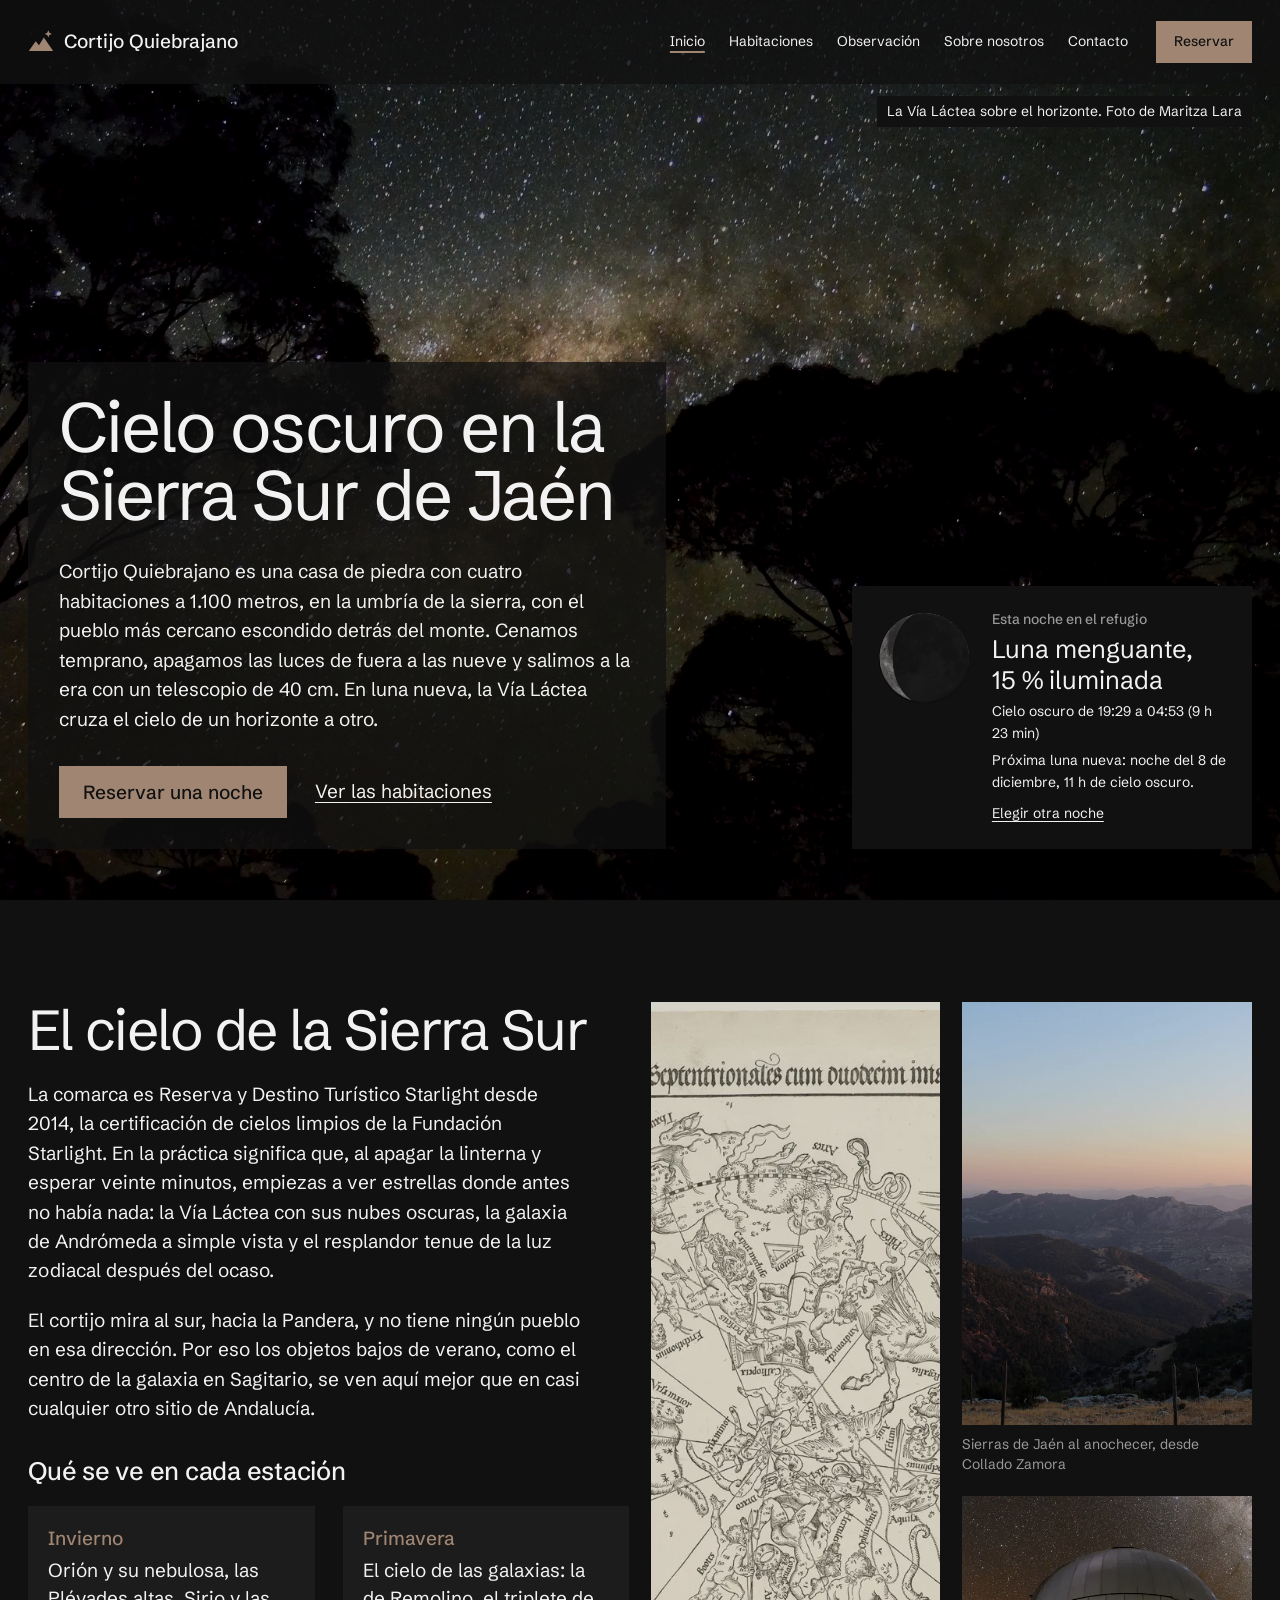
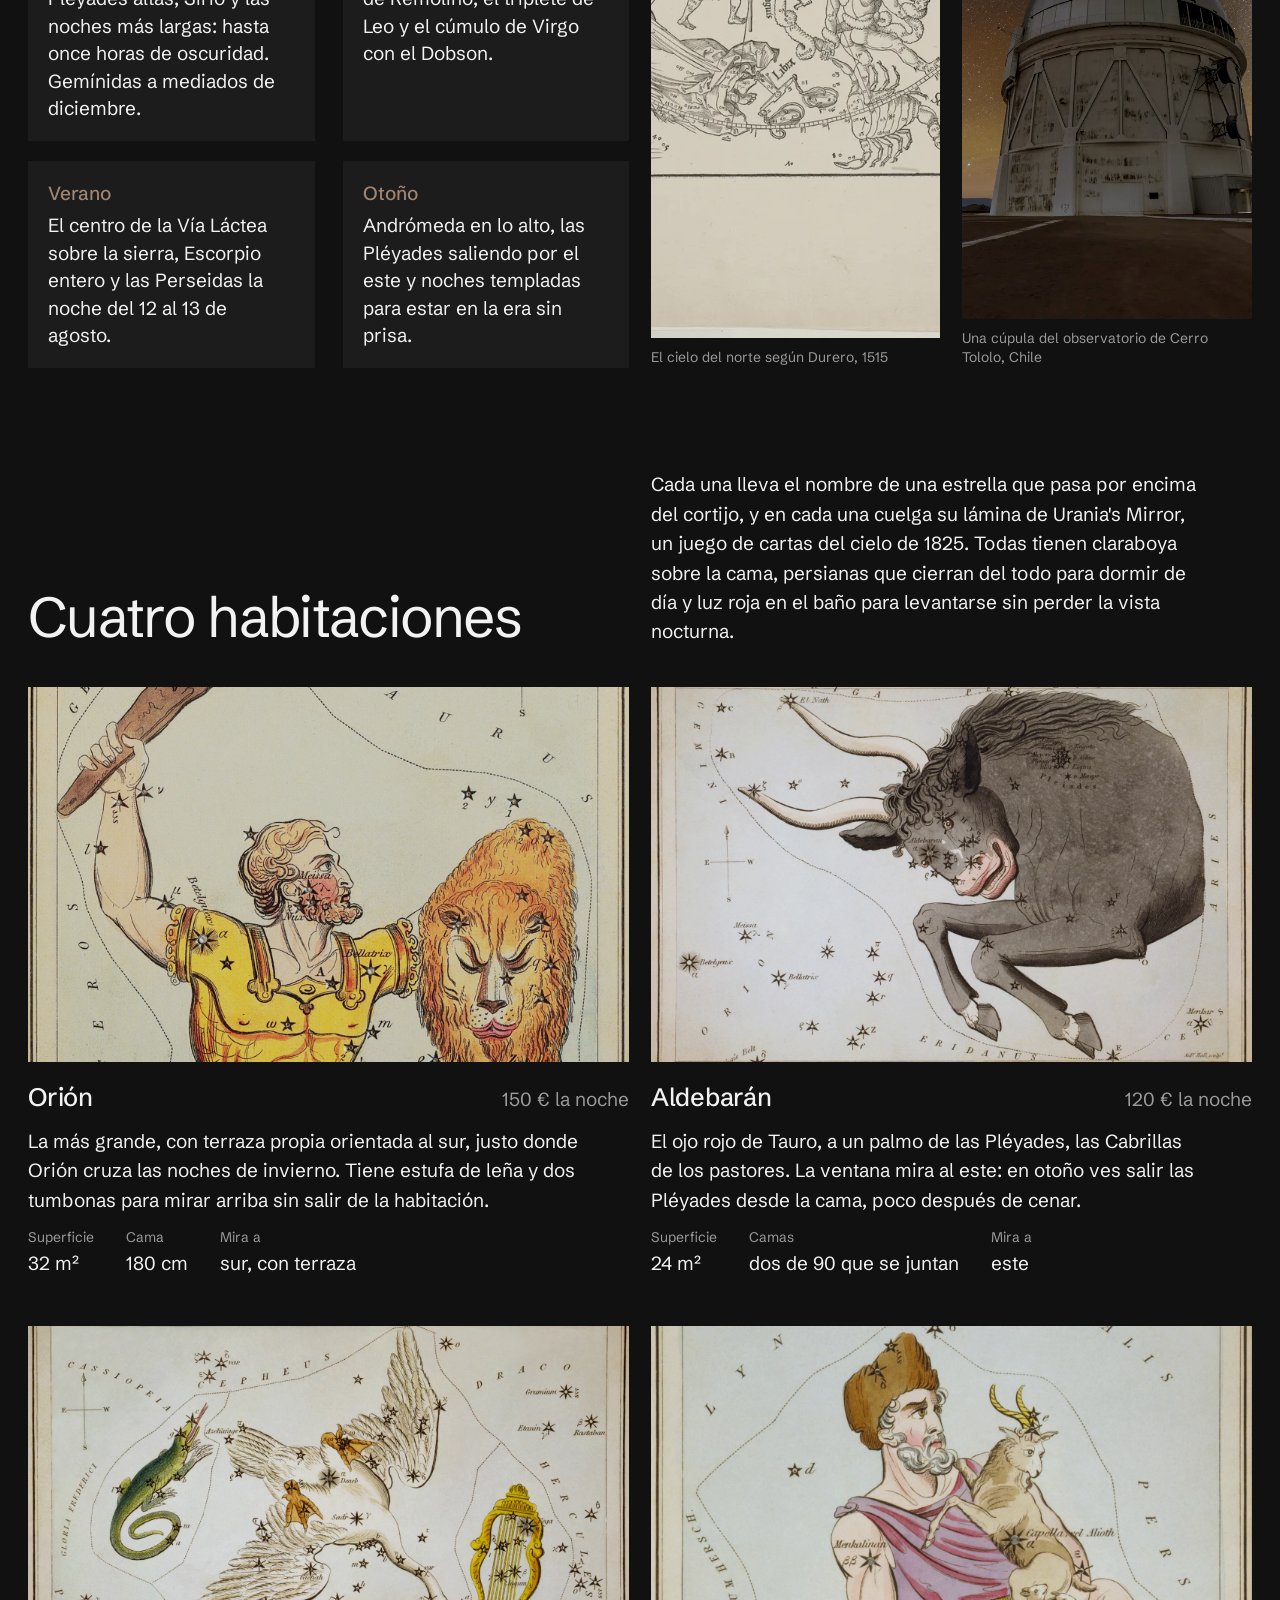
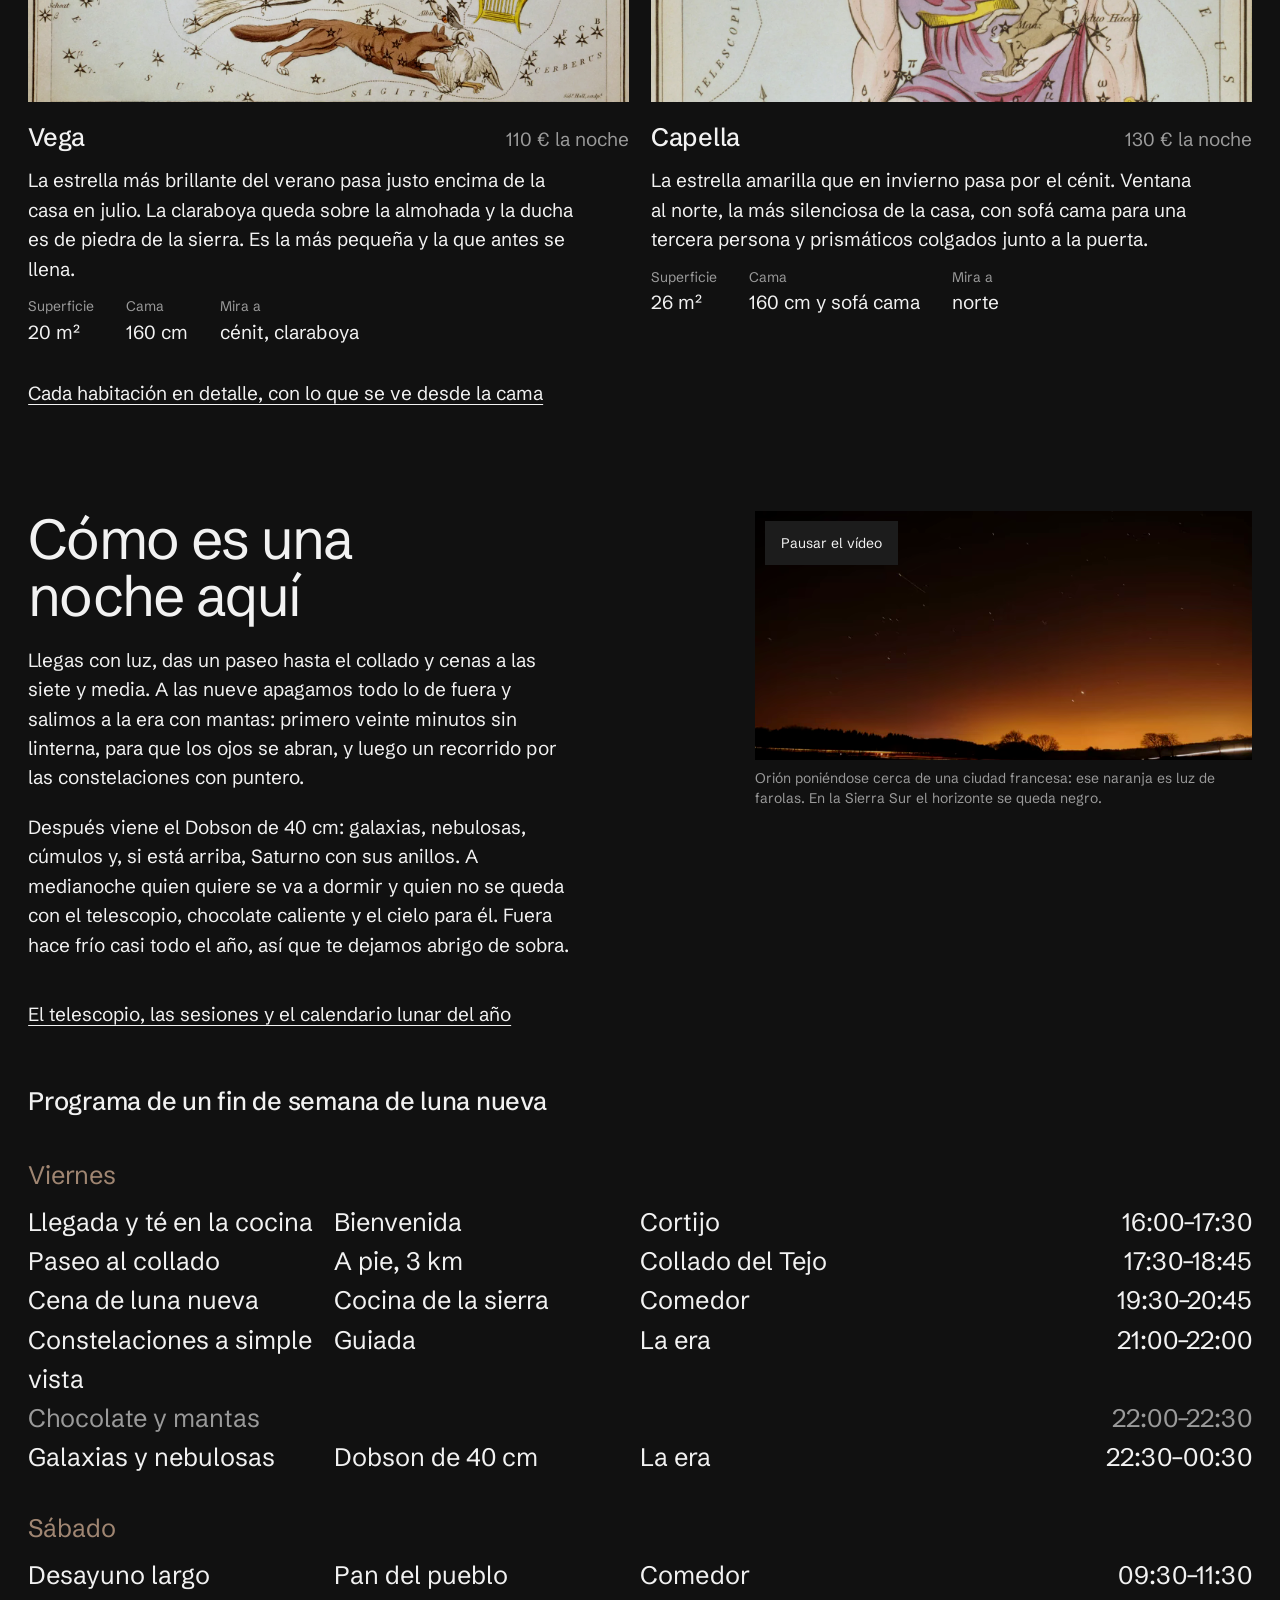
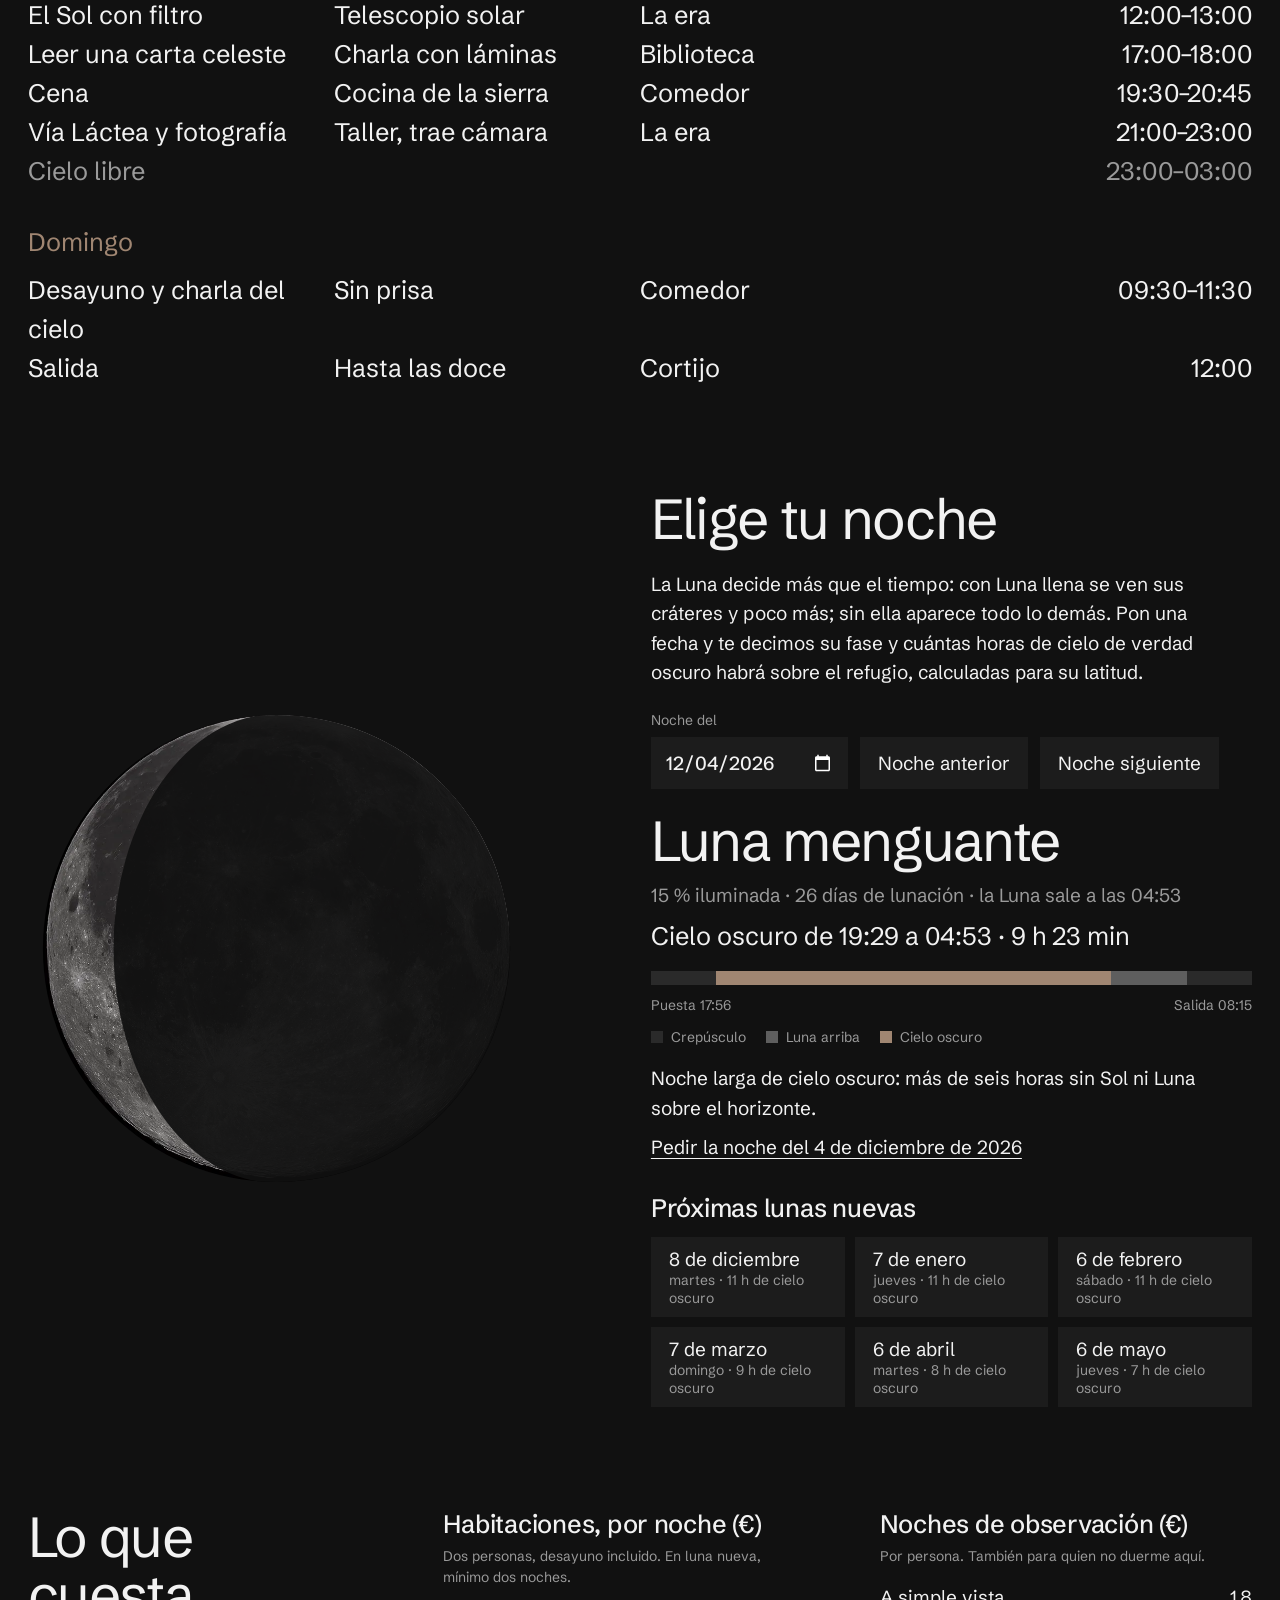
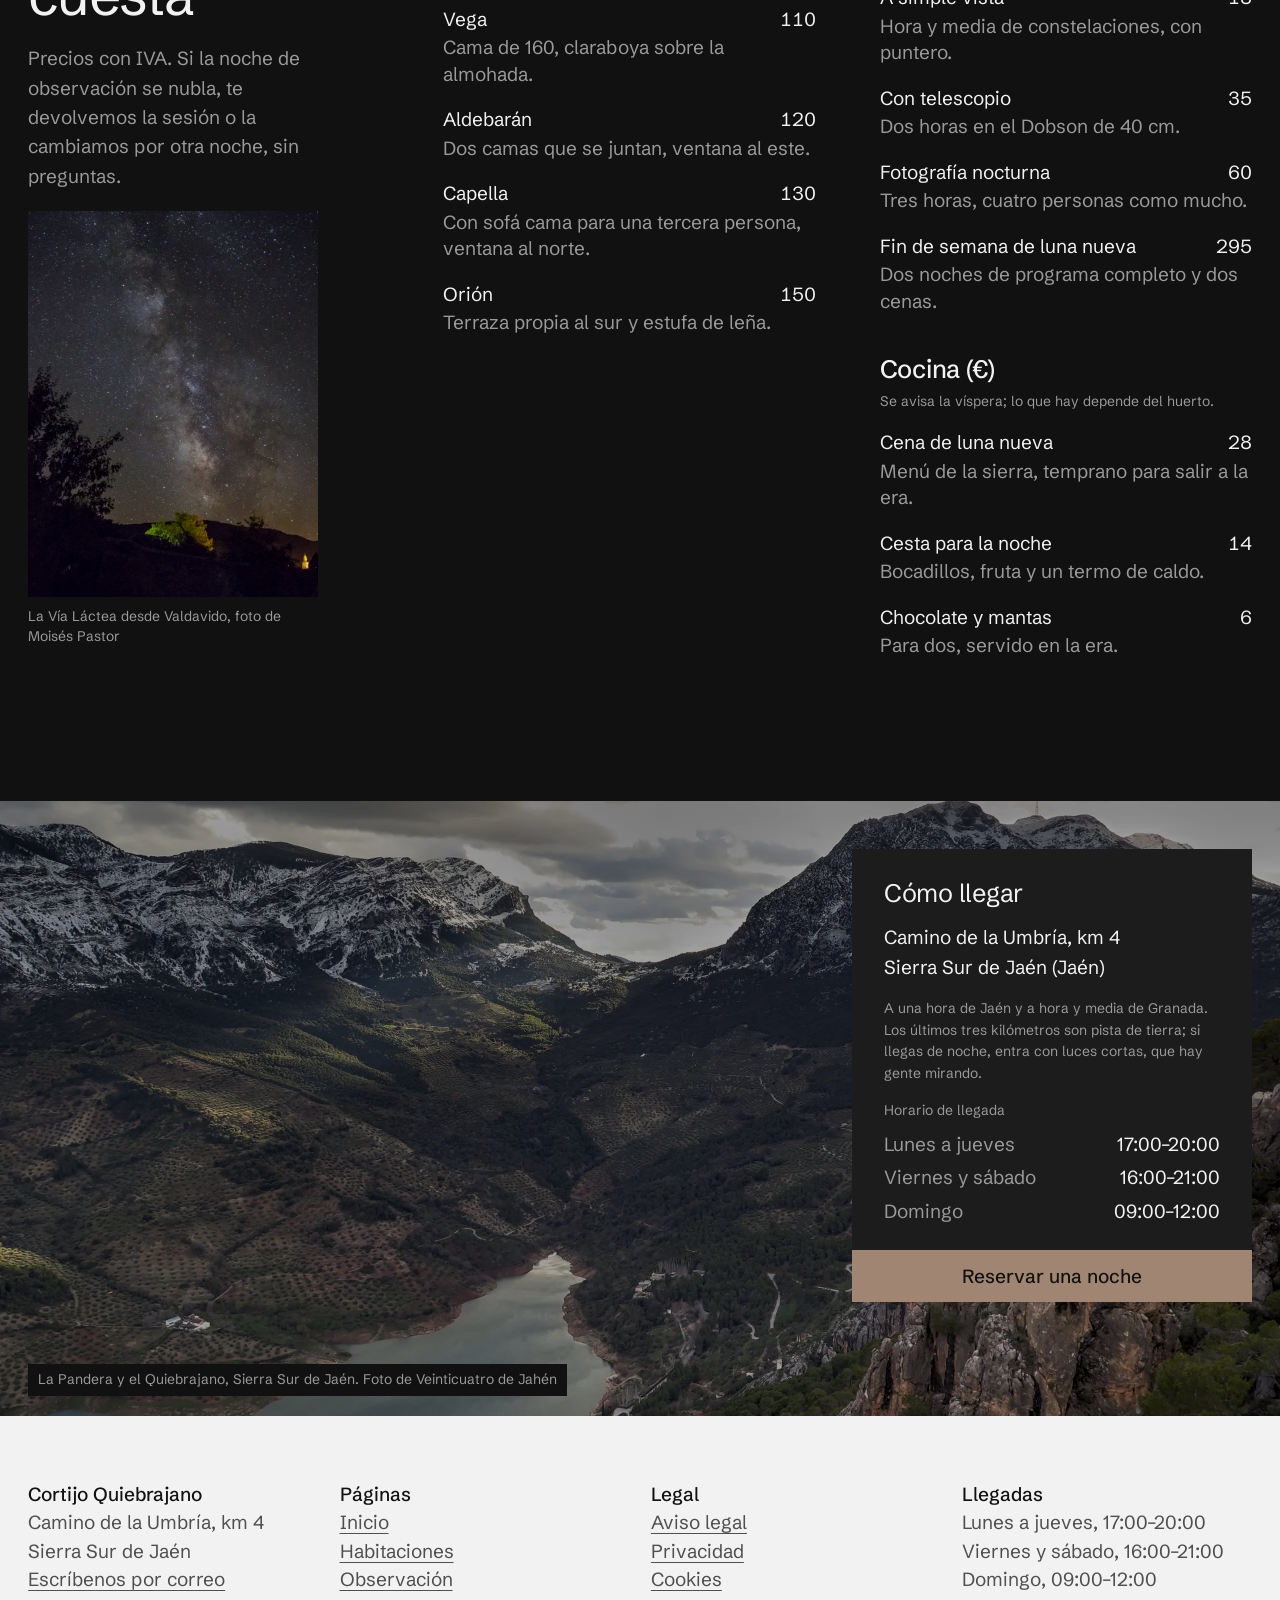
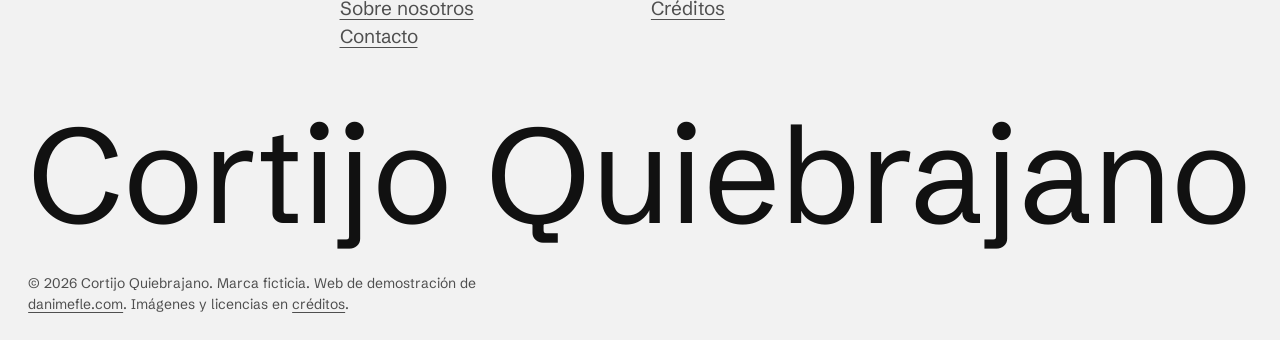
<file: index.html>
<!doctype html>
<!--
  index.html — Cortijo Quiebrajano (web de demostración, marca ficticia). Portada: el cielo a sangre, la Luna de esta noche, el cielo por estaciones, las habitaciones, una noche aquí, el calculador, los precios y cómo llegar.
  index.html — Cortijo Quiebrajano (demo site, fictional brand). Home: the full-bleed sky, tonight's Moon, the sky by season, the rooms, a night here, the calculator, prices and how to get there.
-->
<html lang="es">
<head>
  <meta charset="utf-8">
  <meta name="viewport" content="width=device-width, initial-scale=1">
  <title>Cortijo Quiebrajano · Refugio de cielo oscuro en la Sierra Sur de Jaén</title>
  <meta name="description" content="Refugio rural de astroturismo en la Sierra Sur de Jaén: cuatro habitaciones con claraboya, telescopio de 40 cm y noches guiadas. Mira la Luna de esta noche y elige la tuya.">
  <meta name="robots" content="noindex, follow">
  <link rel="canonical" href="https://quiebrajano.danimefle.com/">
  <meta name="theme-color" content="#111111">
  <meta property="og:type" content="website">
  <meta property="og:site_name" content="Cortijo Quiebrajano">
  <meta property="og:locale" content="es_ES">
  <meta property="og:title" content="Cortijo Quiebrajano · Refugio de cielo oscuro en la Sierra Sur de Jaén">
  <meta property="og:description" content="Refugio rural de astroturismo en la Sierra Sur de Jaén: cuatro habitaciones con claraboya, telescopio de 40 cm y noches guiadas. Mira la Luna de esta noche y elige la tuya.">
  <meta property="og:url" content="https://quiebrajano.danimefle.com/">
  <meta property="og:image" content="https://quiebrajano.danimefle.com/assets/og/og-portada.jpg">
  <meta property="og:image:width" content="1200">
  <meta property="og:image:height" content="630">
  <meta name="twitter:card" content="summary_large_image">
  <meta name="twitter:title" content="Cortijo Quiebrajano · Refugio de cielo oscuro en la Sierra Sur de Jaén">
  <meta name="twitter:description" content="Refugio rural de astroturismo en la Sierra Sur de Jaén: cuatro habitaciones con claraboya, telescopio de 40 cm y noches guiadas. Mira la Luna de esta noche y elige la tuya.">
  <meta name="twitter:image" content="https://quiebrajano.danimefle.com/assets/og/og-portada.jpg">
  <link rel="icon" href="assets/favicon.svg" type="image/svg+xml">
  <link rel="icon" href="assets/favicon-32.png" type="image/png" sizes="32x32">
  <link rel="apple-touch-icon" href="assets/apple-touch-icon.png">
  <link rel="manifest" href="site.webmanifest">
  <link rel="preload" href="assets/fonts/schibsted-grotesk-latin.woff2" as="font" type="font/woff2" crossorigin>
  <link rel="stylesheet" href="assets/css/estilo.css">
  <script type="application/ld+json">{"@context":"https://schema.org","@type":"WebSite","name":"Cortijo Quiebrajano","url":"https://quiebrajano.danimefle.com/","inLanguage":"es","description":"Web de demostración de una marca ficticia: refugio de cielo oscuro en la Sierra Sur de Jaén."}</script>
  <!-- Marca la página con JS antes de pintar / Flags JS before first paint -->
  <script src="assets/js/arranque.js"></script>
  <!-- Analítica sin cookies (Plausible) / Cookie-free analytics (Plausible) -->
  <script defer data-domain="quiebrajano.danimefle.com" src="https://analytics.danimefle.com/js/script.js"></script>
  <script src="assets/js/cielo.js" defer></script>
  <script src="assets/js/pagina.js" defer></script>
</head>
<body class="p-index">
  <a class="saltar" href="#contenido">Saltar al contenido</a>
  <header class="cabecera cabecera--sobre">
    <a class="marca" href="index.html">
      <svg class="marca-signo" viewBox="0 0 32 32" aria-hidden="true" focusable="false"><use href="#signo"></use></svg>
      Cortijo Quiebrajano
    </a>
    <button class="menu-boton" type="button" aria-expanded="false" aria-controls="menu-principal">Menú</button>
    <nav class="menu" id="menu-principal" aria-label="Principal">
      <ul>
        <li><a href="index.html" aria-current="page">Inicio</a></li>
        <li><a href="habitaciones.html">Habitaciones</a></li>
        <li><a href="observacion.html">Observación</a></li>
        <li><a href="sobre-nosotros.html">Sobre nosotros</a></li>
        <li><a href="contacto.html">Contacto</a></li>
      </ul>
      <a class="boton boton--peque" href="contacto.html#formulario">Reservar</a>
    </nav>
  </header>
<main id="contenido" class="pagina" tabindex="-1">
<!-- ========== HÉROE: el cielo a sangre, el titular y la Luna de esta noche ==========
       ========== HERO: the sky full-bleed, the headline and tonight's Moon ========== -->
  <section class="heroe" id="inicio" aria-labelledby="titulo">
    <img class="heroe-foto" src="assets/img/heroe-via-lactea.webp" width="2560" height="1440" fetchpriority="high" alt="El centro de la Vía Láctea sobre siluetas de árboles en una noche sin Luna">

    <div class="heroe-contenido">
      <div class="heroe-texto">
        <h1 id="titulo">Cielo oscuro en la<br> Sierra Sur de Jaén</h1>
        <p class="heroe-sub">Cortijo Quiebrajano es una casa de piedra con cuatro habitaciones a 1.100 metros, en la umbría de la sierra, con el pueblo más cercano escondido detrás del monte. Cenamos temprano, apagamos las luces de fuera a las nueve y salimos a la era con un telescopio de 40&nbsp;cm. En luna nueva, la Vía Láctea cruza el cielo de un horizonte a otro.</p>
        <div class="heroe-acciones">
          <a class="boton" href="contacto.html#formulario">Reservar una noche</a>
          <a class="enlace" href="habitaciones.html">Ver las habitaciones</a>
        </div>
      </div>

      <!-- Panel con la Luna de esta noche, calculada / Panel with tonight's Moon, computed -->
      <section class="esta-noche" aria-labelledby="titulo-esta-noche">
        <canvas id="luna-heroe" class="esta-noche-luna" width="200" height="200" role="img" aria-label="La Luna de esta noche"></canvas>
        <div class="esta-noche-texto">
          <h2 id="titulo-esta-noche" class="esta-noche-titulo">Esta noche en el refugio</h2>
          <p class="esta-noche-fase" id="heroe-fase">Próxima luna nueva: noche del 8 de diciembre</p>
          <p class="esta-noche-dato" id="heroe-oscuro">La Luna decide cuántas horas de cielo oscuro hay.</p>
          <p class="esta-noche-dato" id="heroe-nueva"></p>
          <a class="enlace" href="#elige">Elegir otra noche</a>
        </div>
      </section>
    </div>
    <p class="credito-foto heroe-credito">La Vía Láctea sobre el horizonte. Foto de Maritza Lara</p>
  </section>

  <!-- ========== EL CIELO: por qué aquí y qué se ve en cada estación ==========
       ========== THE SKY: why here and what you see each season ========== -->
  <section class="cielo" id="cielo" aria-labelledby="titulo-cielo">
    <div class="cielo-texto">
      <h2 id="titulo-cielo" data-revela>El cielo de la Sierra Sur</h2>
      <p data-revela>La comarca es Reserva y Destino Turístico Starlight desde 2014, la certificación de cielos limpios de la Fundación Starlight. En la práctica significa que, al apagar la linterna y esperar veinte minutos, empiezas a ver estrellas donde antes no había nada: la Vía Láctea con sus nubes oscuras, la galaxia de Andrómeda a simple vista y el resplandor tenue de la luz zodiacal después del ocaso.</p>
      <p data-revela>El cortijo mira al sur, hacia la Pandera, y no tiene ningún pueblo en esa dirección. Por eso los objetos bajos de verano, como el centro de la galaxia en Sagitario, se ven aquí mejor que en casi cualquier otro sitio de Andalucía.</p>

      <h3 class="cielo-sub" data-revela>Qué se ve en cada estación</h3>
      <dl class="estaciones" data-revela>
        <div><dt>Invierno</dt><dd>Orión y su nebulosa, las Pléyades altas, Sirio y las noches más largas: hasta once horas de oscuridad. Gemínidas a mediados de diciembre.</dd></div>
        <div><dt>Primavera</dt><dd>El cielo de las galaxias: la de Remolino, el triplete de Leo y el cúmulo de Virgo con el Dobson.</dd></div>
        <div><dt>Verano</dt><dd>El centro de la Vía Láctea sobre la sierra, Escorpio entero y las Perseidas la noche del 12 al 13 de agosto.</dd></div>
        <div><dt>Otoño</dt><dd>Andrómeda en lo alto, las Pléyades saliendo por el este y noches templadas para estar en la era sin prisa.</dd></div>
      </dl>
    </div>

    <div class="cielo-fotos">
      <figure class="cielo-foto cielo-foto--alta" data-revela>
        <img src="assets/img/carta-durero.webp" width="960" height="1200" loading="lazy" alt="Mapa del cielo del norte grabado en madera por Alberto Durero en 1515, con las constelaciones como figuras">
        <figcaption>El cielo del norte según Durero, 1515</figcaption>
      </figure>
      <figure class="cielo-foto" data-revela>
        <img src="assets/img/sierra-quesada.webp" width="1920" height="1280" loading="lazy" alt="Sierras de Jaén al anochecer, con capas de montes azules bajo un cielo naranja pálido">
        <figcaption>Sierras de Jaén al anochecer, desde Collado Zamora</figcaption>
      </figure>
      <figure class="cielo-foto" data-revela>
        <img src="assets/img/via-lactea-cupula.webp" width="1200" height="800" loading="lazy" alt="La Vía Láctea sobre la cúpula de un observatorio">
        <figcaption>Una cúpula del observatorio de Cerro Tololo, Chile</figcaption>
      </figure>
    </div>
  </section>

  <!-- ========== HABITACIONES: cuatro, cada una con su lámina ==========
       ========== ROOMS: four, each with its plate ========== -->
  <section class="habitaciones" id="habitaciones" aria-labelledby="titulo-hab">
    <div class="seccion-cabeza">
      <h2 id="titulo-hab" data-revela>Cuatro habitaciones</h2>
      <p data-revela>Cada una lleva el nombre de una estrella que pasa por encima del cortijo, y en cada una cuelga su lámina de Urania's Mirror, un juego de cartas del cielo de 1825. Todas tienen claraboya sobre la cama, persianas que cierran del todo para dormir de día y luz roja en el baño para levantarse sin perder la vista nocturna.</p>
    </div>

    <div class="hab-rejilla">
      <article class="hab" data-revela>
        <figure class="hab-foto">
          <img src="assets/img/hab-orion.webp" width="1600" height="1000" decoding="async" alt="Lámina de Orión de Urania's Mirror, 1825: el cazador con la maza en alto y la piel del león">
        </figure>
        <div class="hab-texto">
          <div class="hab-cabeza"><h3>Orión</h3><p class="hab-precio">150 € la noche</p></div>
          <p>La más grande, con terraza propia orientada al sur, justo donde Orión cruza las noches de invierno. Tiene estufa de leña y dos tumbonas para mirar arriba sin salir de la habitación.</p>
          <dl class="hab-datos">
            <div><dt>Superficie</dt><dd>32 m²</dd></div>
            <div><dt>Cama</dt><dd>180 cm</dd></div>
            <div><dt>Mira a</dt><dd>sur, con terraza</dd></div>
          </dl>
        </div>
      </article>

      <article class="hab" data-revela>
        <figure class="hab-foto">
          <img src="assets/img/hab-aldebaran.webp" width="1600" height="1000" decoding="async" alt="Lámina de Tauro de Urania's Mirror, 1825: el toro con Aldebarán en el ojo">
        </figure>
        <div class="hab-texto">
          <div class="hab-cabeza"><h3>Aldebarán</h3><p class="hab-precio">120 € la noche</p></div>
          <p>El ojo rojo de Tauro, a un palmo de las Pléyades, las Cabrillas de los pastores. La ventana mira al este: en otoño ves salir las Pléyades desde la cama, poco después de cenar.</p>
          <dl class="hab-datos">
            <div><dt>Superficie</dt><dd>24 m²</dd></div>
            <div><dt>Camas</dt><dd>dos de 90 que se juntan</dd></div>
            <div><dt>Mira a</dt><dd>este</dd></div>
          </dl>
        </div>
      </article>

      <article class="hab" data-revela>
        <figure class="hab-foto">
          <img src="assets/img/hab-vega.webp" width="1600" height="1000" decoding="async" alt="Lámina de Urania's Mirror con el Cisne, la Lira, el Lagarto y la Zorra; Vega brilla en la lira dorada">
        </figure>
        <div class="hab-texto">
          <div class="hab-cabeza"><h3>Vega</h3><p class="hab-precio">110 € la noche</p></div>
          <p>La estrella más brillante del verano pasa justo encima de la casa en julio. La claraboya queda sobre la almohada y la ducha es de piedra de la sierra. Es la más pequeña y la que antes se llena.</p>
          <dl class="hab-datos">
            <div><dt>Superficie</dt><dd>20 m²</dd></div>
            <div><dt>Cama</dt><dd>160 cm</dd></div>
            <div><dt>Mira a</dt><dd>cénit, claraboya</dd></div>
          </dl>
        </div>
      </article>

      <article class="hab" data-revela>
        <figure class="hab-foto">
          <img src="assets/img/hab-capella.webp" width="1600" height="1000" decoding="async" alt="Lámina del Cochero de Urania's Mirror, 1825, con la cabra en brazos donde brilla Capella">
        </figure>
        <div class="hab-texto">
          <div class="hab-cabeza"><h3>Capella</h3><p class="hab-precio">130 € la noche</p></div>
          <p>La estrella amarilla que en invierno pasa por el cénit. Ventana al norte, la más silenciosa de la casa, con sofá cama para una tercera persona y prismáticos colgados junto a la puerta.</p>
          <dl class="hab-datos">
            <div><dt>Superficie</dt><dd>26 m²</dd></div>
            <div><dt>Cama</dt><dd>160 cm y sofá cama</dd></div>
            <div><dt>Mira a</dt><dd>norte</dd></div>
          </dl>
        </div>
      </article>
    </div>
    <p class="seccion-pie" data-revela><a class="enlace" href="habitaciones.html">Cada habitación en detalle, con lo que se ve desde la cama</a></p>
  </section>

  <!-- ========== UNA NOCHE AQUÍ: cómo es y el programa de luna nueva ==========
       ========== A NIGHT HERE: what it is like and the new-moon programme ========== -->
  <section class="noches" id="noches" aria-labelledby="titulo-noches">
    <div class="noches-cabeza">
      <div class="noches-intro">
        <h2 id="titulo-noches" data-revela>Cómo es una noche aquí</h2>
        <p data-revela>Llegas con luz, das un paseo hasta el collado y cenas a las siete y media. A las nueve apagamos todo lo de fuera y salimos a la era con mantas: primero veinte minutos sin linterna, para que los ojos se abran, y luego un recorrido por las constelaciones con puntero.</p>
        <p data-revela>Después viene el Dobson de 40&nbsp;cm: galaxias, nebulosas, cúmulos y, si está arriba, Saturno con sus anillos. A medianoche quien quiere se va a dormir y quien no se queda con el telescopio, chocolate caliente y el cielo para él. Fuera hace frío casi todo el año, así que te dejamos abrigo de sobra.</p>
      </div>
      <figure class="noches-video" data-revela>
        <video muted loop playsinline preload="metadata" poster="assets/video/orion-resplandor-poster.webp" width="732" height="366" aria-hidden="true">
          <source src="assets/video/orion-resplandor.webm" type="video/webm">
        </video>
        <figcaption>Orión poniéndose cerca de una ciudad francesa: ese naranja es luz de farolas. En la Sierra Sur el horizonte se queda negro.</figcaption>
      </figure>
    </div>

    <p class="seccion-pie seccion-pie--arriba" data-revela><a class="enlace" href="observacion.html">El telescopio, las sesiones y el calendario lunar del año</a></p>
    <h3 class="programa-titulo" data-revela>Programa de un fin de semana de luna nueva</h3>
    <table class="programa">
      <caption class="oculto">Programa de un fin de semana de luna nueva, horario de invierno</caption>
      <thead class="oculto">
        <tr><th scope="col">Actividad</th><th scope="col">Formato</th><th scope="col">Lugar</th><th scope="col">Hora</th></tr>
      </thead>
      <tbody>
        <tr class="programa-dia"><th colspan="4" scope="colgroup">Viernes</th></tr>
        <tr><td>Llegada y té en la cocina</td><td>Bienvenida</td><td>Cortijo</td><td>16:00–17:30</td></tr>
        <tr><td>Paseo al collado</td><td>A pie, 3 km</td><td>Collado del Tejo</td><td>17:30–18:45</td></tr>
        <tr><td>Cena de luna nueva</td><td>Cocina de la sierra</td><td>Comedor</td><td>19:30–20:45</td></tr>
        <tr><td>Constelaciones a simple vista</td><td>Guiada</td><td>La era</td><td>21:00–22:00</td></tr>
        <tr class="programa-pausa"><td colspan="3">Chocolate y mantas</td><td>22:00–22:30</td></tr>
        <tr><td>Galaxias y nebulosas</td><td>Dobson de 40 cm</td><td>La era</td><td>22:30–00:30</td></tr>
      </tbody>
      <tbody>
        <tr class="programa-dia"><th colspan="4" scope="colgroup">Sábado</th></tr>
        <tr><td>Desayuno largo</td><td>Pan del pueblo</td><td>Comedor</td><td>09:30–11:30</td></tr>
        <tr><td>El Sol con filtro</td><td>Telescopio solar</td><td>La era</td><td>12:00–13:00</td></tr>
        <tr><td>Leer una carta celeste</td><td>Charla con láminas</td><td>Biblioteca</td><td>17:00–18:00</td></tr>
        <tr><td>Cena</td><td>Cocina de la sierra</td><td>Comedor</td><td>19:30–20:45</td></tr>
        <tr><td>Vía Láctea y fotografía</td><td>Taller, trae cámara</td><td>La era</td><td>21:00–23:00</td></tr>
        <tr class="programa-pausa"><td colspan="3">Cielo libre</td><td>23:00–03:00</td></tr>
      </tbody>
      <tbody>
        <tr class="programa-dia"><th colspan="4" scope="colgroup">Domingo</th></tr>
        <tr><td>Desayuno y charla del cielo</td><td>Sin prisa</td><td>Comedor</td><td>09:30–11:30</td></tr>
        <tr><td>Salida</td><td>Hasta las doce</td><td>Cortijo</td><td>12:00</td></tr>
      </tbody>
    </table>
  </section>

  <!-- ========== ELIGE TU NOCHE: la fase de la Luna calculada ==========
       ========== PICK YOUR NIGHT: the Moon's phase, computed ========== -->
  <section class="eleccion" id="elige" aria-labelledby="titulo-elige">
    <div class="eleccion-luna" data-revela>
      <canvas id="luna-lienzo" width="640" height="640" role="img" aria-label="La Luna con la fase de la noche elegida"></canvas>
      <img class="luna-respaldo" src="assets/img/luna.webp" width="900" height="900" loading="lazy" alt="Fotografía de la Luna llena tomada con telescopio">
    </div>

    <div class="eleccion-panel">
      <h2 id="titulo-elige" data-revela>Elige tu noche</h2>
      <p data-revela>La Luna decide más que el tiempo: con Luna llena se ven sus cráteres y poco más; sin ella aparece todo lo demás. Pon una fecha y te decimos su fase y cuántas horas de cielo de verdad oscuro habrá sobre el refugio, calculadas para su latitud.</p>

      <!-- Controles: solo con JavaScript / Controls: JavaScript only -->
      <div class="calculador" id="calculador" hidden>
        <div class="calc-controles">
          <label class="calc-fecha">
            <span>Noche del</span>
            <input type="date" id="calc-fecha" required>
          </label>
          <div class="calc-pasos">
            <button type="button" class="paso" id="calc-antes">Noche anterior</button>
            <button type="button" class="paso" id="calc-despues">Noche siguiente</button>
          </div>
        </div>

        <div class="calc-resultado" aria-live="polite">
          <p class="calc-fase" id="calc-fase">Luna nueva</p>
          <p class="calc-detalle" id="calc-detalle"></p>
          <p class="calc-oscuro" id="calc-oscuro"></p>
          <div class="calc-noche" id="calc-noche" aria-hidden="true"></div>
          <div class="calc-horas" aria-hidden="true"><span id="calc-puesta"></span><span id="calc-salida"></span></div>
          <ul class="calc-leyenda" aria-hidden="true">
            <li><i class="l-crep"></i>Crepúsculo</li>
            <li><i class="l-luna"></i>Luna arriba</li>
            <li><i class="l-oscuro"></i>Cielo oscuro</li>
          </ul>
          <p class="calc-veredicto" id="calc-veredicto"></p>
          <a class="enlace" id="calc-pedir" href="#contacto">Pedir esta noche</a>
        </div>
      </div>

      <div class="lunas">
        <h3>Próximas lunas nuevas</h3>
        <ul class="lunas-lista" id="lunas-lista">
          <li><span>Noche del 8 de diciembre de 2026</span></li>
          <li><span>Noche del 7 de enero de 2027</span></li>
          <li><span>Noche del 6 de febrero de 2027</span></li>
          <li><span>Noche del 7 de marzo de 2027</span></li>
          <li><span>Noche del 6 de abril de 2027</span></li>
          <li><span>Noche del 6 de mayo de 2027</span></li>
        </ul>
      </div>
    </div>
  </section>

  <!-- ========== PRECIOS: como una carta ==========
       ========== PRICES: like a menu ========== -->
  <section class="precios" id="precios" aria-labelledby="titulo-precios">
    <div class="precios-lado">
      <h2 id="titulo-precios" data-revela>Lo que cuesta</h2>
      <p data-revela>Precios con IVA. Si la noche de observación se nubla, te devolvemos la sesión o la cambiamos por otra noche, sin preguntas.</p>
      <figure class="precios-foto" data-revela>
        <img src="assets/img/via-lactea-valdavido.webp" width="720" height="960" loading="lazy" alt="La Vía Láctea en vertical sobre la silueta de un monte, fotografiada en Valdavido, León">
        <figcaption>La Vía Láctea desde Valdavido, foto de Moisés Pastor</figcaption>
      </figure>
    </div>

    <div class="carta">
      <div class="carta-grupo" data-revela>
        <h3>Habitaciones, por noche (€)</h3>
        <p class="carta-nota">Dos personas, desayuno incluido. En luna nueva, mínimo dos noches.</p>
        <ul>
          <li><div class="carta-fila"><span>Vega</span><span>110</span></div><p>Cama de 160, claraboya sobre la almohada.</p></li>
          <li><div class="carta-fila"><span>Aldebarán</span><span>120</span></div><p>Dos camas que se juntan, ventana al este.</p></li>
          <li><div class="carta-fila"><span>Capella</span><span>130</span></div><p>Con sofá cama para una tercera persona, ventana al norte.</p></li>
          <li><div class="carta-fila"><span>Orión</span><span>150</span></div><p>Terraza propia al sur y estufa de leña.</p></li>
        </ul>
      </div>

      <div class="carta-grupo" data-revela>
        <h3>Noches de observación (€)</h3>
        <p class="carta-nota">Por persona. También para quien no duerme aquí.</p>
        <ul>
          <li><div class="carta-fila"><span>A simple vista</span><span>18</span></div><p>Hora y media de constelaciones, con puntero.</p></li>
          <li><div class="carta-fila"><span>Con telescopio</span><span>35</span></div><p>Dos horas en el Dobson de 40 cm.</p></li>
          <li><div class="carta-fila"><span>Fotografía nocturna</span><span>60</span></div><p>Tres horas, cuatro personas como mucho.</p></li>
          <li><div class="carta-fila"><span>Fin de semana de luna nueva</span><span>295</span></div><p>Dos noches de programa completo y dos cenas.</p></li>
        </ul>
      </div>

      <div class="carta-grupo" data-revela>
        <h3>Cocina (€)</h3>
        <p class="carta-nota">Se avisa la víspera; lo que hay depende del huerto.</p>
        <ul>
          <li><div class="carta-fila"><span>Cena de luna nueva</span><span>28</span></div><p>Menú de la sierra, temprano para salir a la era.</p></li>
          <li><div class="carta-fila"><span>Cesta para la noche</span><span>14</span></div><p>Bocadillos, fruta y un termo de caldo.</p></li>
          <li><div class="carta-fila"><span>Chocolate y mantas</span><span>6</span></div><p>Para dos, servido en la era.</p></li>
        </ul>
      </div>
    </div>
  </section>

  <!-- ========== CONTACTO: tarjeta sobre la foto de la sierra ==========
       ========== CONTACT: card on the sierra photograph ========== -->
  <section class="contacto" id="contacto" aria-labelledby="titulo-contacto">
    <figure class="contacto-foto">
      <img src="assets/img/sierra-pandera.webp" width="2560" height="1440" loading="lazy" alt="La Pandera y los Ventisqueros con nieve sobre el embalse del Quiebrajano, en la Sierra Sur de Jaén">
      <figcaption>La Pandera y el Quiebrajano, Sierra Sur de Jaén. Foto de Veinticuatro de Jahén</figcaption>
    </figure>
    <div class="tarjeta">
      <h2 id="titulo-contacto">Cómo llegar</h2>
      <address>Camino de la Umbría, km 4<br>Sierra Sur de Jaén (Jaén)</address>
      <p class="tarjeta-nota">A una hora de Jaén y a hora y media de Granada. Los últimos tres kilómetros son pista de tierra; si llegas de noche, entra con luces cortas, que hay gente mirando.</p>
      <p class="tarjeta-nota">Horario de llegada</p>
      <dl class="tarjeta-horas">
        <div><dt>Lunes a jueves</dt><dd>17:00–20:00</dd></div>
        <div><dt>Viernes y sábado</dt><dd>16:00–21:00</dd></div>
        <div><dt>Domingo</dt><dd>09:00–12:00</dd></div>
      </dl>
      <a class="boton boton--tarjeta" id="boton-reservar" href="contacto.html#formulario">Reservar una noche</a>
    </div>
  </section>
</main>

<!-- ========== PIE: columnas arriba, el nombre abajo ==========
     ========== FOOTER: columns above, wordmark below ========== -->
<footer class="pie">
  <div class="pie-columnas">
    <div>
      <p class="pie-primera">Cortijo Quiebrajano</p>
      <p>Camino de la Umbría, km 4</p>
      <p>Sierra Sur de Jaén</p>
      <a href="mailto:reservas@quiebrajano.example">Escríbenos por correo</a>
    </div>
    <nav aria-label="Páginas">
      <p class="pie-primera">Páginas</p>
      <a href="index.html">Inicio</a>
      <a href="habitaciones.html">Habitaciones</a>
      <a href="observacion.html">Observación</a>
      <a href="sobre-nosotros.html">Sobre nosotros</a>
      <a href="contacto.html">Contacto</a>
    </nav>
    <nav aria-label="Legal">
      <p class="pie-primera">Legal</p>
      <a href="aviso-legal.html">Aviso legal</a>
      <a href="privacidad.html">Privacidad</a>
      <a href="cookies.html">Cookies</a>
      <a href="creditos.html">Créditos</a>
    </nav>
    <div>
      <p class="pie-primera">Llegadas</p>
      <p>Lunes a jueves, 17:00–20:00</p>
      <p>Viernes y sábado, 16:00–21:00</p>
      <p>Domingo, 09:00–12:00</p>
    </div>
  </div>

  <svg class="pie-marca" viewBox="0 0 1000 116" role="img" aria-label="Cortijo Quiebrajano">
    <text x="0" y="88" textLength="1000" lengthAdjust="spacingAndGlyphs">Cortijo Quiebrajano</text>
  </svg>
  <p class="pie-legal">© 2026 Cortijo Quiebrajano. Marca ficticia. Web de demostración de <a href="https://danimefle.com">danimefle.com</a>. Imágenes y licencias en <a href="creditos.html">créditos</a>.</p>
</footer>

<!-- Símbolos compartidos / Shared symbols -->
<svg width="0" height="0" class="oculto" aria-hidden="true" focusable="false">
  <symbol id="signo" viewBox="0 0 32 32">
    <path d="M1 27 L9.5 15 L13.5 20 L19.5 10.5 L31 27 Z"/><path d="M25 1.5 L26.3 4.7 L29.5 6 L26.3 7.3 L25 10.5 L23.7 7.3 L20.5 6 L23.7 4.7 Z"/>
  </symbol>
</svg>
</body>
</html>
</file>
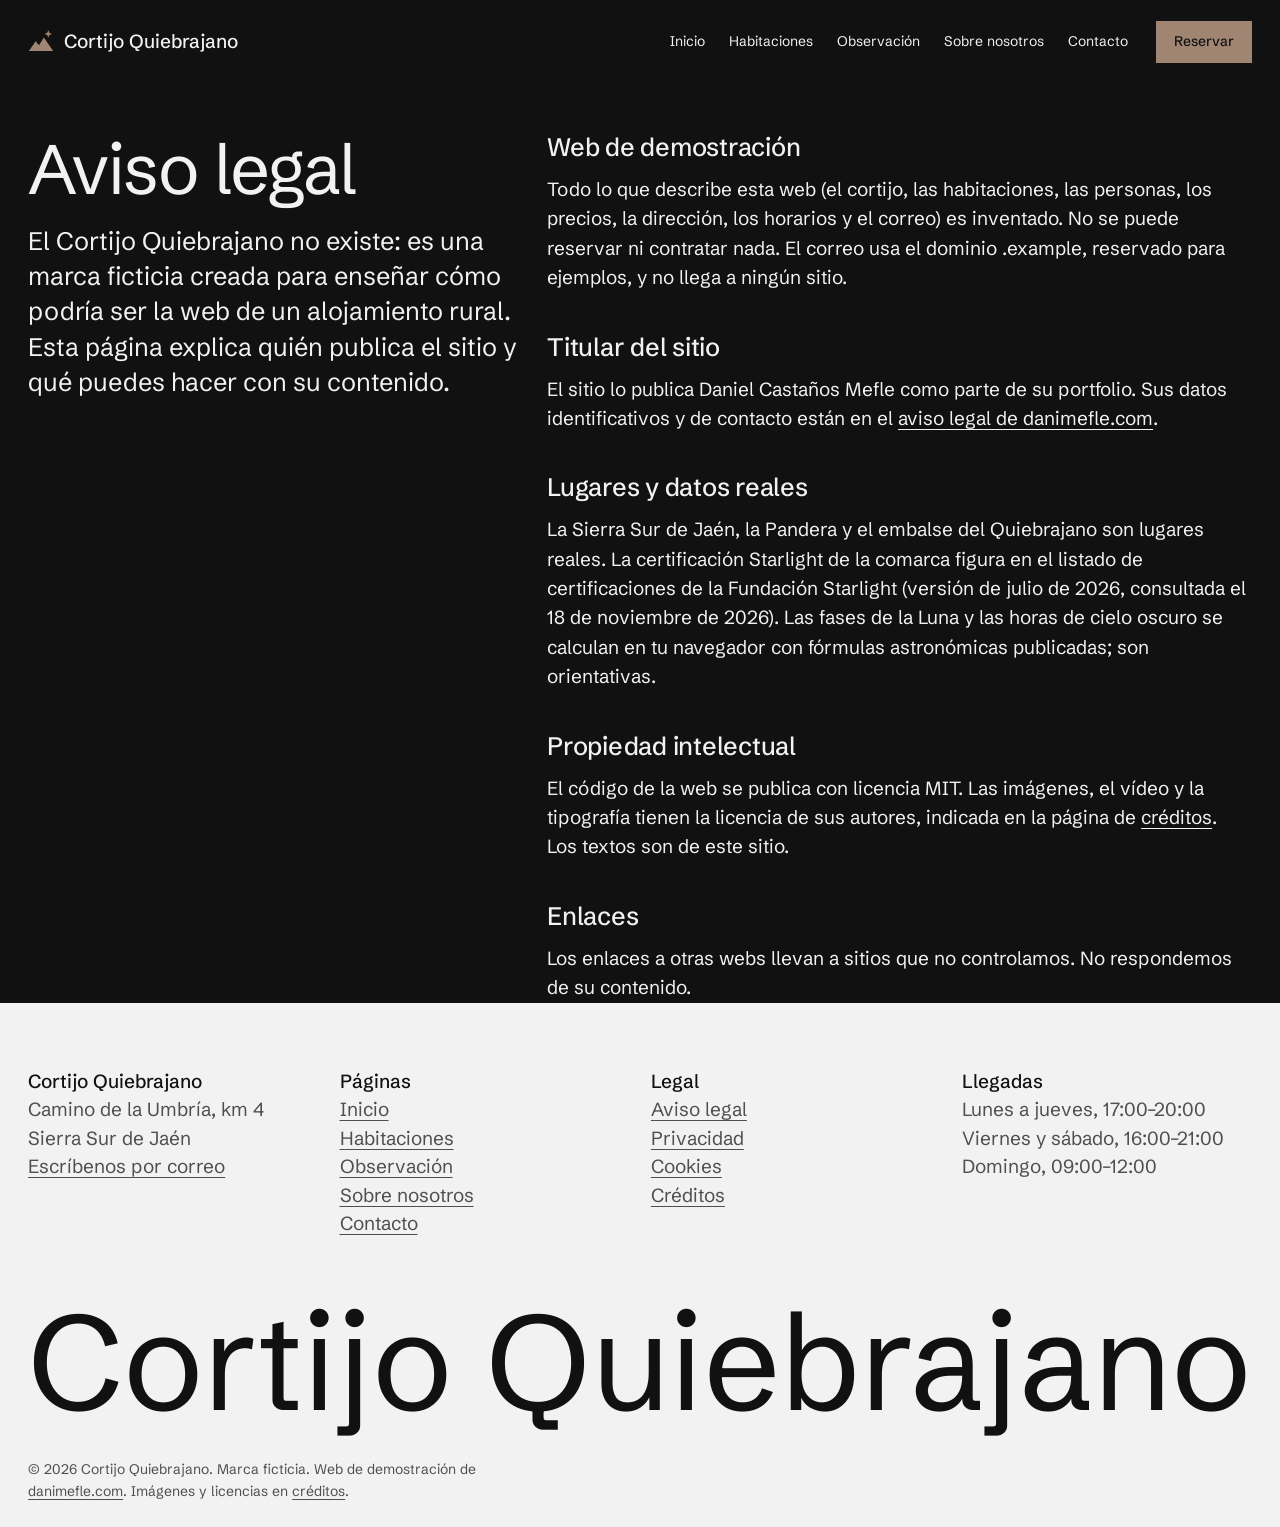
<file: aviso-legal.html>
<!doctype html>
<!--
  aviso-legal.html — Cortijo Quiebrajano (web de demostración, marca ficticia). Aviso legal de la web de demostración.
  aviso-legal.html — Cortijo Quiebrajano (demo site, fictional brand). Legal notice for the demo site.
-->
<html lang="es">
<head>
  <meta charset="utf-8">
  <meta name="viewport" content="width=device-width, initial-scale=1">
  <title>Aviso legal · Cortijo Quiebrajano</title>
  <meta name="description" content="Aviso legal de esta web de demostración: marca ficticia, titular del sitio y propiedad intelectual.">
  <meta name="robots" content="noindex, follow">
  <link rel="canonical" href="https://quiebrajano.danimefle.com/aviso-legal">
  <meta name="theme-color" content="#111111">
  <meta property="og:type" content="website">
  <meta property="og:site_name" content="Cortijo Quiebrajano">
  <meta property="og:locale" content="es_ES">
  <meta property="og:title" content="Aviso legal · Cortijo Quiebrajano">
  <meta property="og:description" content="Aviso legal de esta web de demostración: marca ficticia, titular del sitio y propiedad intelectual.">
  <meta property="og:url" content="https://quiebrajano.danimefle.com/aviso-legal">
  <meta property="og:image" content="https://quiebrajano.danimefle.com/assets/og/og-sierra.jpg">
  <meta property="og:image:width" content="1200">
  <meta property="og:image:height" content="630">
  <meta name="twitter:card" content="summary_large_image">
  <meta name="twitter:title" content="Aviso legal · Cortijo Quiebrajano">
  <meta name="twitter:description" content="Aviso legal de esta web de demostración: marca ficticia, titular del sitio y propiedad intelectual.">
  <meta name="twitter:image" content="https://quiebrajano.danimefle.com/assets/og/og-sierra.jpg">
  <link rel="icon" href="assets/favicon.svg" type="image/svg+xml">
  <link rel="icon" href="assets/favicon-32.png" type="image/png" sizes="32x32">
  <link rel="apple-touch-icon" href="assets/apple-touch-icon.png">
  <link rel="manifest" href="site.webmanifest">
  <link rel="preload" href="assets/fonts/schibsted-grotesk-latin.woff2" as="font" type="font/woff2" crossorigin>
  <link rel="stylesheet" href="assets/css/estilo.css">
  <!-- Marca la página con JS antes de pintar / Flags JS before first paint -->
  <script src="assets/js/arranque.js"></script>
  <!-- Analítica sin cookies (Plausible) / Cookie-free analytics (Plausible) -->
  <script defer data-domain="quiebrajano.danimefle.com" src="https://analytics.danimefle.com/js/script.js"></script>
  <script src="assets/js/pagina.js" defer></script>
</head>
<body class="p-aviso">
  <a class="saltar" href="#contenido">Saltar al contenido</a>
  <header class="cabecera">
    <a class="marca" href="index.html">
      <svg class="marca-signo" viewBox="0 0 32 32" aria-hidden="true" focusable="false"><use href="#signo"></use></svg>
      Cortijo Quiebrajano
    </a>
    <button class="menu-boton" type="button" aria-expanded="false" aria-controls="menu-principal">Menú</button>
    <nav class="menu" id="menu-principal" aria-label="Principal">
      <ul>
        <li><a href="index.html">Inicio</a></li>
        <li><a href="habitaciones.html">Habitaciones</a></li>
        <li><a href="observacion.html">Observación</a></li>
        <li><a href="sobre-nosotros.html">Sobre nosotros</a></li>
        <li><a href="contacto.html">Contacto</a></li>
      </ul>
      <a class="boton boton--peque" href="contacto.html#formulario">Reservar</a>
    </nav>
  </header>
<main id="contenido" class="pagina" tabindex="-1">
<!-- ========== AVISO LEGAL ==========
       ========== LEGAL NOTICE ========== -->
  <article class="legal" aria-labelledby="titulo">
    <header class="legal-cabeza">
    <h1 id="titulo">Aviso legal</h1>
    <p class="cabeza-entrada">El Cortijo Quiebrajano no existe: es una marca ficticia creada para enseñar cómo podría ser la web de un alojamiento rural. Esta página explica quién publica el sitio y qué puedes hacer con su contenido.</p>
    </header>
    <div class="legal-cuerpo">

    <h2>Web de demostración</h2>
    <p>Todo lo que describe esta web (el cortijo, las habitaciones, las personas, los precios, la dirección, los horarios y el correo) es inventado. No se puede reservar ni contratar nada. El correo usa el dominio <code>.example</code>, reservado para ejemplos, y no llega a ningún sitio.</p>

    <h2>Titular del sitio</h2>
    <p>El sitio lo publica Daniel Castaños Mefle como parte de su portfolio. Sus datos identificativos y de contacto están en el <a class="enlace" href="https://danimefle.com/aviso-legal">aviso legal de danimefle.com</a>.</p>

    <h2>Lugares y datos reales</h2>
    <p>La Sierra Sur de Jaén, la Pandera y el embalse del Quiebrajano son lugares reales. La certificación Starlight de la comarca figura en el listado de certificaciones de la Fundación Starlight (versión de julio de 2026, consultada el 18 de noviembre de 2026). Las fases de la Luna y las horas de cielo oscuro se calculan en tu navegador con fórmulas astronómicas publicadas; son orientativas.</p>

    <h2>Propiedad intelectual</h2>
    <p>El código de la web se publica con licencia MIT. Las imágenes, el vídeo y la tipografía tienen la licencia de sus autores, indicada en la página de <a class="enlace" href="creditos.html">créditos</a>. Los textos son de este sitio.</p>

    <h2>Enlaces</h2>
    <p>Los enlaces a otras webs llevan a sitios que no controlamos. No respondemos de su contenido.</p>
    </div>
  </article>
</main>

<!-- ========== PIE: columnas arriba, el nombre abajo ==========
     ========== FOOTER: columns above, wordmark below ========== -->
<footer class="pie">
  <div class="pie-columnas">
    <div>
      <p class="pie-primera">Cortijo Quiebrajano</p>
      <p>Camino de la Umbría, km 4</p>
      <p>Sierra Sur de Jaén</p>
      <a href="mailto:reservas@quiebrajano.example">Escríbenos por correo</a>
    </div>
    <nav aria-label="Páginas">
      <p class="pie-primera">Páginas</p>
      <a href="index.html">Inicio</a>
      <a href="habitaciones.html">Habitaciones</a>
      <a href="observacion.html">Observación</a>
      <a href="sobre-nosotros.html">Sobre nosotros</a>
      <a href="contacto.html">Contacto</a>
    </nav>
    <nav aria-label="Legal">
      <p class="pie-primera">Legal</p>
      <a href="aviso-legal.html">Aviso legal</a>
      <a href="privacidad.html">Privacidad</a>
      <a href="cookies.html">Cookies</a>
      <a href="creditos.html">Créditos</a>
    </nav>
    <div>
      <p class="pie-primera">Llegadas</p>
      <p>Lunes a jueves, 17:00–20:00</p>
      <p>Viernes y sábado, 16:00–21:00</p>
      <p>Domingo, 09:00–12:00</p>
    </div>
  </div>

  <svg class="pie-marca" viewBox="0 0 1000 116" role="img" aria-label="Cortijo Quiebrajano">
    <text x="0" y="88" textLength="1000" lengthAdjust="spacingAndGlyphs">Cortijo Quiebrajano</text>
  </svg>
  <p class="pie-legal">© 2026 Cortijo Quiebrajano. Marca ficticia. Web de demostración de <a href="https://danimefle.com">danimefle.com</a>. Imágenes y licencias en <a href="creditos.html">créditos</a>.</p>
</footer>

<!-- Símbolos compartidos / Shared symbols -->
<svg width="0" height="0" class="oculto" aria-hidden="true" focusable="false">
  <symbol id="signo" viewBox="0 0 32 32">
    <path d="M1 27 L9.5 15 L13.5 20 L19.5 10.5 L31 27 Z"/><path d="M25 1.5 L26.3 4.7 L29.5 6 L26.3 7.3 L25 10.5 L23.7 7.3 L20.5 6 L23.7 4.7 Z"/>
  </symbol>
</svg>
</body>
</html>
</file>
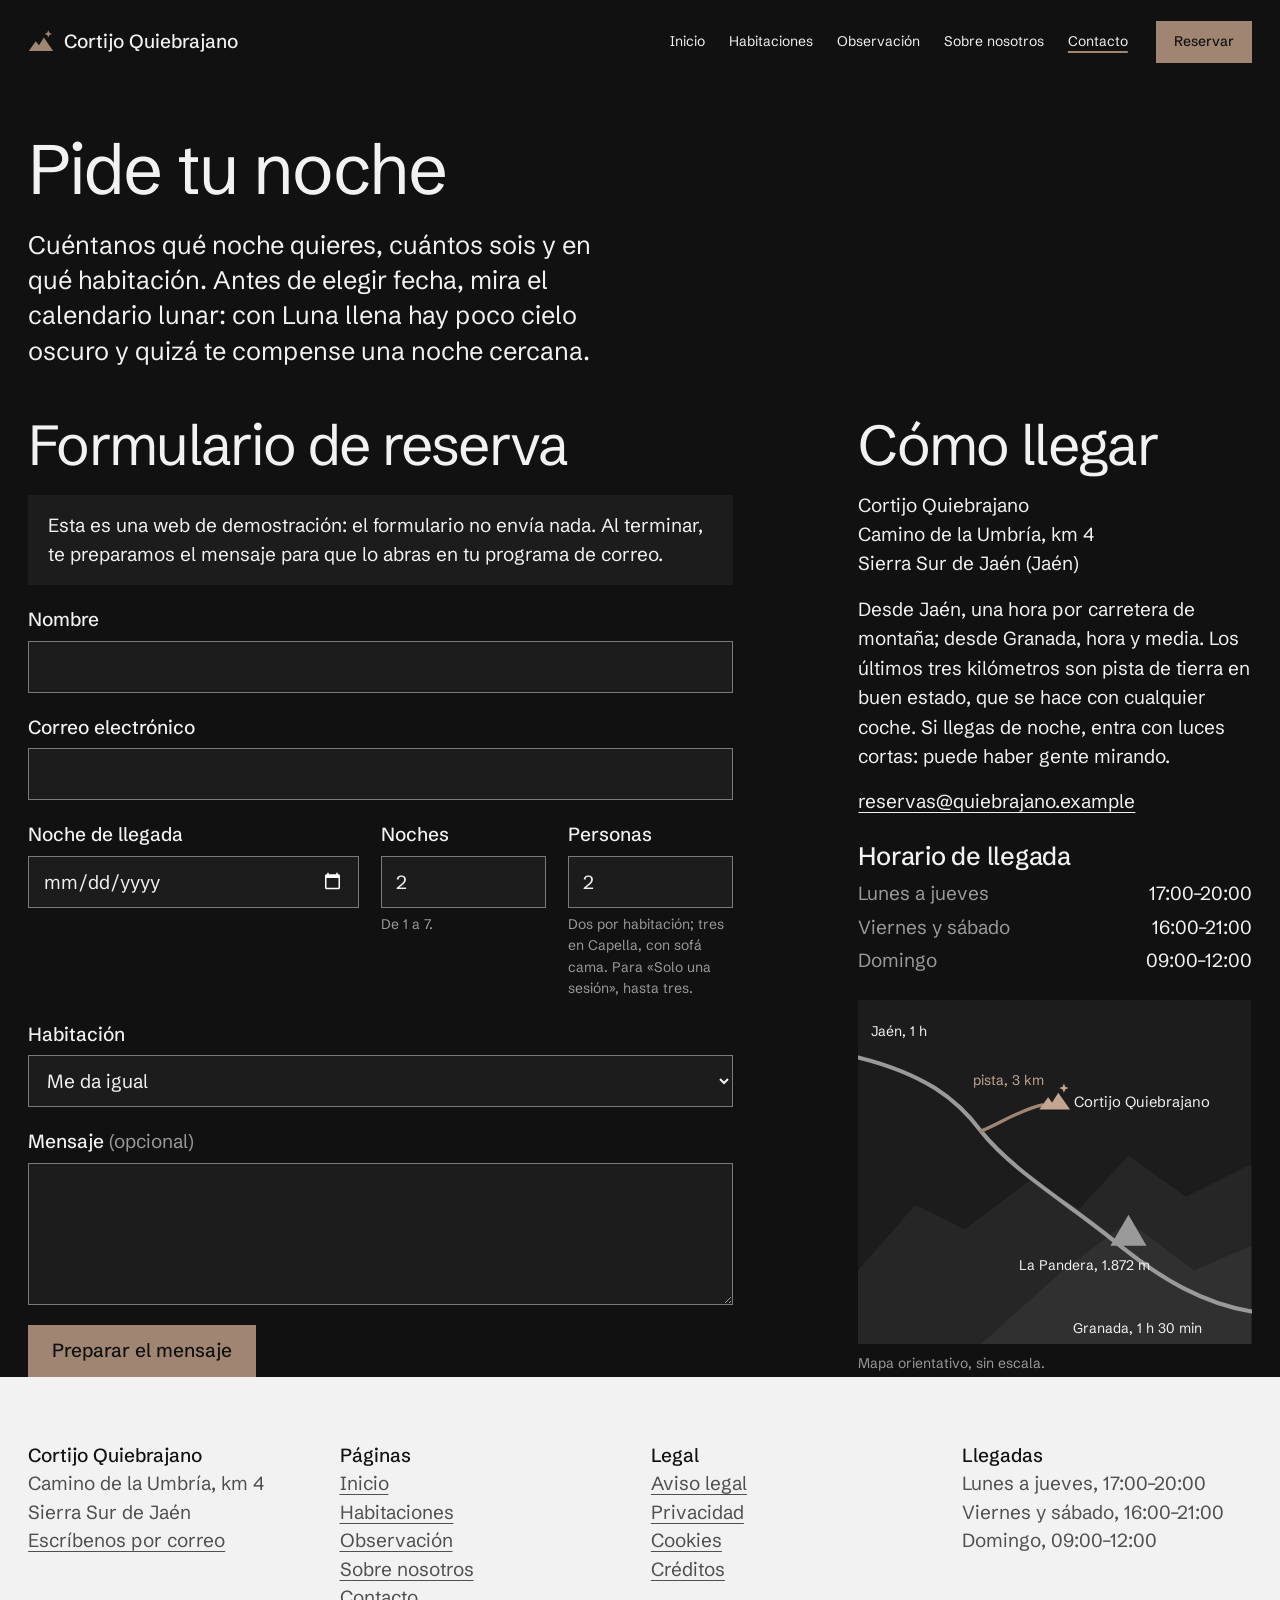
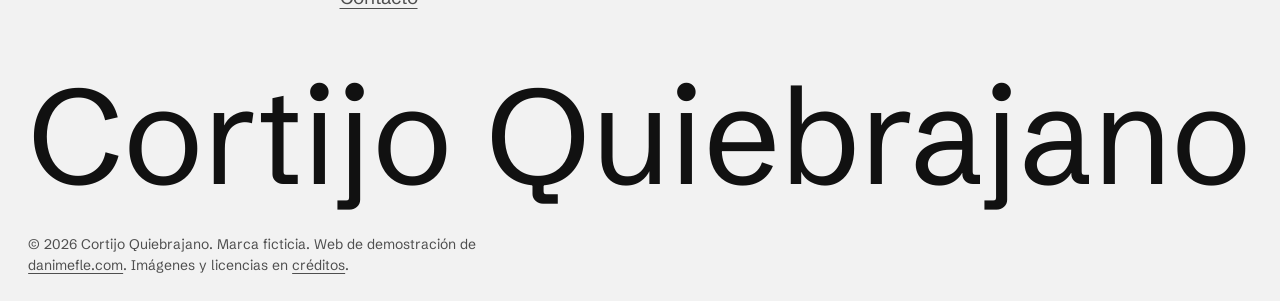
<file: contacto.html>
<!doctype html>
<!--
  contacto.html — Cortijo Quiebrajano (web de demostración, marca ficticia). Contacto: formulario de reserva (demo, abre el correo), dirección, horario y mapa dibujado.
  contacto.html — Cortijo Quiebrajano (demo site, fictional brand). Contact: booking form (demo, opens the mail client), address, hours and drawn map.
-->
<html lang="es">
<head>
  <meta charset="utf-8">
  <meta name="viewport" content="width=device-width, initial-scale=1">
  <title>Contacto y reservas · Cortijo Quiebrajano</title>
  <meta name="description" content="Pide tu noche en Cortijo Quiebrajano: formulario de reserva, horario de llegada, cómo llegar y mapa orientativo de la Sierra Sur de Jaén.">
  <meta name="robots" content="noindex, follow">
  <link rel="canonical" href="https://quiebrajano.danimefle.com/contacto">
  <meta name="theme-color" content="#111111">
  <meta property="og:type" content="website">
  <meta property="og:site_name" content="Cortijo Quiebrajano">
  <meta property="og:locale" content="es_ES">
  <meta property="og:title" content="Contacto y reservas · Cortijo Quiebrajano">
  <meta property="og:description" content="Pide tu noche en Cortijo Quiebrajano: formulario de reserva, horario de llegada, cómo llegar y mapa orientativo de la Sierra Sur de Jaén.">
  <meta property="og:url" content="https://quiebrajano.danimefle.com/contacto">
  <meta property="og:image" content="https://quiebrajano.danimefle.com/assets/og/og-sierra.jpg">
  <meta property="og:image:width" content="1200">
  <meta property="og:image:height" content="630">
  <meta name="twitter:card" content="summary_large_image">
  <meta name="twitter:title" content="Contacto y reservas · Cortijo Quiebrajano">
  <meta name="twitter:description" content="Pide tu noche en Cortijo Quiebrajano: formulario de reserva, horario de llegada, cómo llegar y mapa orientativo de la Sierra Sur de Jaén.">
  <meta name="twitter:image" content="https://quiebrajano.danimefle.com/assets/og/og-sierra.jpg">
  <link rel="icon" href="assets/favicon.svg" type="image/svg+xml">
  <link rel="icon" href="assets/favicon-32.png" type="image/png" sizes="32x32">
  <link rel="apple-touch-icon" href="assets/apple-touch-icon.png">
  <link rel="manifest" href="site.webmanifest">
  <link rel="preload" href="assets/fonts/schibsted-grotesk-latin.woff2" as="font" type="font/woff2" crossorigin>
  <link rel="stylesheet" href="assets/css/estilo.css">
  <!-- Marca la página con JS antes de pintar / Flags JS before first paint -->
  <script src="assets/js/arranque.js"></script>
  <!-- Analítica sin cookies (Plausible) / Cookie-free analytics (Plausible) -->
  <script defer data-domain="quiebrajano.danimefle.com" src="https://analytics.danimefle.com/js/script.js"></script>
  <script src="assets/js/pagina.js" defer></script>
</head>
<body class="p-contacto">
  <a class="saltar" href="#contenido">Saltar al contenido</a>
  <header class="cabecera">
    <a class="marca" href="index.html">
      <svg class="marca-signo" viewBox="0 0 32 32" aria-hidden="true" focusable="false"><use href="#signo"></use></svg>
      Cortijo Quiebrajano
    </a>
    <button class="menu-boton" type="button" aria-expanded="false" aria-controls="menu-principal">Menú</button>
    <nav class="menu" id="menu-principal" aria-label="Principal">
      <ul>
        <li><a href="index.html">Inicio</a></li>
        <li><a href="habitaciones.html">Habitaciones</a></li>
        <li><a href="observacion.html">Observación</a></li>
        <li><a href="sobre-nosotros.html">Sobre nosotros</a></li>
        <li><a href="contacto.html" aria-current="page">Contacto</a></li>
      </ul>
      <a class="boton boton--peque" href="contacto.html#formulario">Reservar</a>
    </nav>
  </header>
<main id="contenido" class="pagina" tabindex="-1">
<!-- ========== CABEZA DE PÁGINA ==========
       ========== PAGE HEAD ========== -->
  <section class="cabeza-pagina" aria-labelledby="titulo">
    <h1 id="titulo">Pide tu noche</h1>
    <p class="cabeza-entrada">Cuéntanos qué noche quieres, cuántos sois y en qué habitación. Antes de elegir fecha, mira el calendario lunar: con Luna llena hay poco cielo oscuro y quizá te compense una noche cercana.</p>
  </section>

  <!-- ========== FORMULARIO Y DATOS DE LLEGADA ==========
       ========== FORM AND ARRIVAL DETAILS ========== -->
  <section class="contacto-rejilla" aria-label="Formulario y datos de llegada">
    <div class="formulario-caja" id="formulario">
      <h2 data-revela>Formulario de reserva</h2>
      <p class="aviso-demo" data-revela>Esta es una web de demostración: el formulario no envía nada. Al terminar, te preparamos el mensaje para que lo abras en tu programa de correo.</p>
      <!-- Aviso visible por defecto: pagina.js lo oculta al activar el botón (también sale si el script falla). -->
      <!-- Note visible by default: pagina.js hides it when enabling the button (it also shows if the script fails). -->
      <p class="aviso-demo" id="form-sin-js">Sin JavaScript este formulario no funciona y no envía nada. Escríbenos a <a class="enlace" href="mailto:reservas@quiebrajano.example">reservas@quiebrajano.example</a>.</p>

      <form class="formulario" id="form-reserva" novalidate>
        <div class="campo">
          <label for="f-nombre">Nombre</label>
          <input id="f-nombre" type="text" autocomplete="name" required aria-describedby="e-nombre">
          <p class="campo-error" id="e-nombre" hidden>Escribe tu nombre.</p>
        </div>
        <div class="campo">
          <label for="f-correo">Correo electrónico</label>
          <input id="f-correo" type="email" autocomplete="email" required aria-describedby="e-correo">
          <p class="campo-error" id="e-correo" hidden>Escribe un correo con @, por ejemplo nombre@dominio.es.</p>
        </div>
        <div class="campo-fila">
          <div class="campo">
            <label for="f-llegada">Noche de llegada</label>
            <input id="f-llegada" type="date" required aria-describedby="e-llegada">
            <p class="campo-error" id="e-llegada" hidden>Elige la noche de llegada, de hoy en adelante.</p>
          </div>
          <div class="campo">
            <label for="f-noches">Noches</label>
            <input id="f-noches" type="number" inputmode="numeric" min="1" max="7" value="2" required aria-describedby="p-noches e-noches">
            <p class="campo-pista" id="p-noches">De 1 a 7.</p>
            <p class="campo-error" id="e-noches" hidden>Pon un número de noches entre 1 y 7.</p>
          </div>
          <div class="campo">
            <label for="f-personas">Personas</label>
            <input id="f-personas" type="number" inputmode="numeric" min="1" max="3" value="2" required aria-describedby="p-personas e-personas">
            <p class="campo-pista" id="p-personas">Dos por habitación; tres en Capella, con sofá cama. Para «Solo una sesión», hasta tres.</p>
            <p class="campo-error" id="e-personas" hidden>Pon 1 o 2 personas; 3 solo en Capella, en «Solo una sesión» o si te da igual la habitación.</p>
          </div>
        </div>
        <div class="campo">
          <label for="f-habitacion">Habitación</label>
          <select id="f-habitacion">
            <option value="Me da igual">Me da igual</option>
            <option value="Orion">Orión, 150 € la noche</option>
            <option value="Aldebaran">Aldebarán, 120 € la noche</option>
            <option value="Vega">Vega, 110 € la noche</option>
            <option value="Capella">Capella, 130 € la noche</option>
            <option value="Solo observacion">Solo una sesión de observación</option>
          </select>
        </div>
        <div class="campo">
          <label for="f-mensaje">Mensaje <span class="opcional">(opcional)</span></label>
          <textarea id="f-mensaje" rows="5"></textarea>
        </div>
        <button class="boton" type="submit" disabled>Preparar el mensaje</button>
      </form>

      <!-- Resultado accesible / Accessible result -->
      <div class="form-resultado" id="form-resultado" role="status" aria-live="polite" tabindex="-1" hidden>
        <p class="form-resultado-titulo">Mensaje preparado</p>
        <p id="form-resumen"></p>
        <a class="boton" id="form-correo" href="mailto:reservas@quiebrajano.example">Abrir mi correo con este mensaje</a>
      </div>
    </div>

    <section class="llegada" aria-labelledby="t-llegada">
      <h2 id="t-llegada" data-revela>Cómo llegar</h2>
      <address data-revela>Cortijo Quiebrajano<br>Camino de la Umbría, km 4<br>Sierra Sur de Jaén (Jaén)</address>
      <p data-revela>Desde Jaén, una hora por carretera de montaña; desde Granada, hora y media. Los últimos tres kilómetros son pista de tierra en buen estado, que se hace con cualquier coche. Si llegas de noche, entra con luces cortas: puede haber gente mirando.</p>
      <p data-revela><a class="enlace" href="mailto:reservas@quiebrajano.example">reservas@quiebrajano.example</a></p>
      <h3 data-revela>Horario de llegada</h3>
      <dl class="tarjeta-horas" data-revela>
        <div><dt>Lunes a jueves</dt><dd>17:00–20:00</dd></div>
        <div><dt>Viernes y sábado</dt><dd>16:00–21:00</dd></div>
        <div><dt>Domingo</dt><dd>09:00–12:00</dd></div>
      </dl>

      <!-- Mapa dibujado, orientativo / Drawn map, for orientation only -->
      <figure class="mapa" data-revela>
        <svg viewBox="0 0 480 420" role="img" aria-labelledby="mapa-titulo mapa-desc">
          <title id="mapa-titulo">Mapa orientativo del refugio</title>
          <desc id="mapa-desc">La carretera llega desde Jaén por el noroeste y sigue hacia Granada por el sureste. A mitad de camino sale una pista de tierra de tres kilómetros hasta Cortijo Quiebrajano. La Pandera queda al sur del refugio.</desc>
          <rect width="480" height="420" fill="#1c1c1c"/>
          <path d="M0 330 L70 250 L130 280 L210 220 L270 255 L330 190 L400 240 L480 200 L480 420 L0 420 Z" fill="#262626"/>
          <path d="M150 420 L250 330 L330 270 L410 330 L480 300 L480 420 Z" fill="#303030"/>
          <path d="M0 70 C80 90 120 120 150 160 C190 210 260 250 320 300 C370 340 420 370 480 380" fill="none" stroke="#9a9a9a" stroke-width="5" stroke-linecap="round"/>
          <path d="M150 160 C175 150 195 135 225 128" fill="none" stroke="#a08672" stroke-width="4" stroke-linecap="round"/>
          <path d="M330 262 L352 300 L308 300 Z" fill="#9a9a9a"/>
          <use href="#signo" x="220" y="100" width="40" height="40" fill="#c4a690"/>
          <text x="264" y="130" fill="#f2f2f2" font-size="18" font-family="Schibsted Grotesk, system-ui, sans-serif">Cortijo Quiebrajano</text>
          <text x="140" y="104" fill="#c4a690" font-size="17" font-family="Schibsted Grotesk, system-ui, sans-serif">pista, 3 km</text>
          <text x="16" y="44" fill="#f2f2f2" font-size="17" font-family="Schibsted Grotesk, system-ui, sans-serif">Jaén, 1 h</text>
          <text x="262" y="406" fill="#f2f2f2" font-size="17" font-family="Schibsted Grotesk, system-ui, sans-serif">Granada, 1 h 30 min</text>
          <text x="196" y="330" fill="#f2f2f2" font-size="17" font-family="Schibsted Grotesk, system-ui, sans-serif">La Pandera, 1.872 m</text>
        </svg>
        <figcaption>Mapa orientativo, sin escala.</figcaption>
      </figure>
    </section>
  </section>
</main>

<!-- ========== PIE: columnas arriba, el nombre abajo ==========
     ========== FOOTER: columns above, wordmark below ========== -->
<footer class="pie">
  <div class="pie-columnas">
    <div>
      <p class="pie-primera">Cortijo Quiebrajano</p>
      <p>Camino de la Umbría, km 4</p>
      <p>Sierra Sur de Jaén</p>
      <a href="mailto:reservas@quiebrajano.example">Escríbenos por correo</a>
    </div>
    <nav aria-label="Páginas">
      <p class="pie-primera">Páginas</p>
      <a href="index.html">Inicio</a>
      <a href="habitaciones.html">Habitaciones</a>
      <a href="observacion.html">Observación</a>
      <a href="sobre-nosotros.html">Sobre nosotros</a>
      <a href="contacto.html">Contacto</a>
    </nav>
    <nav aria-label="Legal">
      <p class="pie-primera">Legal</p>
      <a href="aviso-legal.html">Aviso legal</a>
      <a href="privacidad.html">Privacidad</a>
      <a href="cookies.html">Cookies</a>
      <a href="creditos.html">Créditos</a>
    </nav>
    <div>
      <p class="pie-primera">Llegadas</p>
      <p>Lunes a jueves, 17:00–20:00</p>
      <p>Viernes y sábado, 16:00–21:00</p>
      <p>Domingo, 09:00–12:00</p>
    </div>
  </div>

  <svg class="pie-marca" viewBox="0 0 1000 116" role="img" aria-label="Cortijo Quiebrajano">
    <text x="0" y="88" textLength="1000" lengthAdjust="spacingAndGlyphs">Cortijo Quiebrajano</text>
  </svg>
  <p class="pie-legal">© 2026 Cortijo Quiebrajano. Marca ficticia. Web de demostración de <a href="https://danimefle.com">danimefle.com</a>. Imágenes y licencias en <a href="creditos.html">créditos</a>.</p>
</footer>

<!-- Símbolos compartidos / Shared symbols -->
<svg width="0" height="0" class="oculto" aria-hidden="true" focusable="false">
  <symbol id="signo" viewBox="0 0 32 32">
    <path d="M1 27 L9.5 15 L13.5 20 L19.5 10.5 L31 27 Z"/><path d="M25 1.5 L26.3 4.7 L29.5 6 L26.3 7.3 L25 10.5 L23.7 7.3 L20.5 6 L23.7 4.7 Z"/>
  </symbol>
</svg>
</body>
</html>
</file>
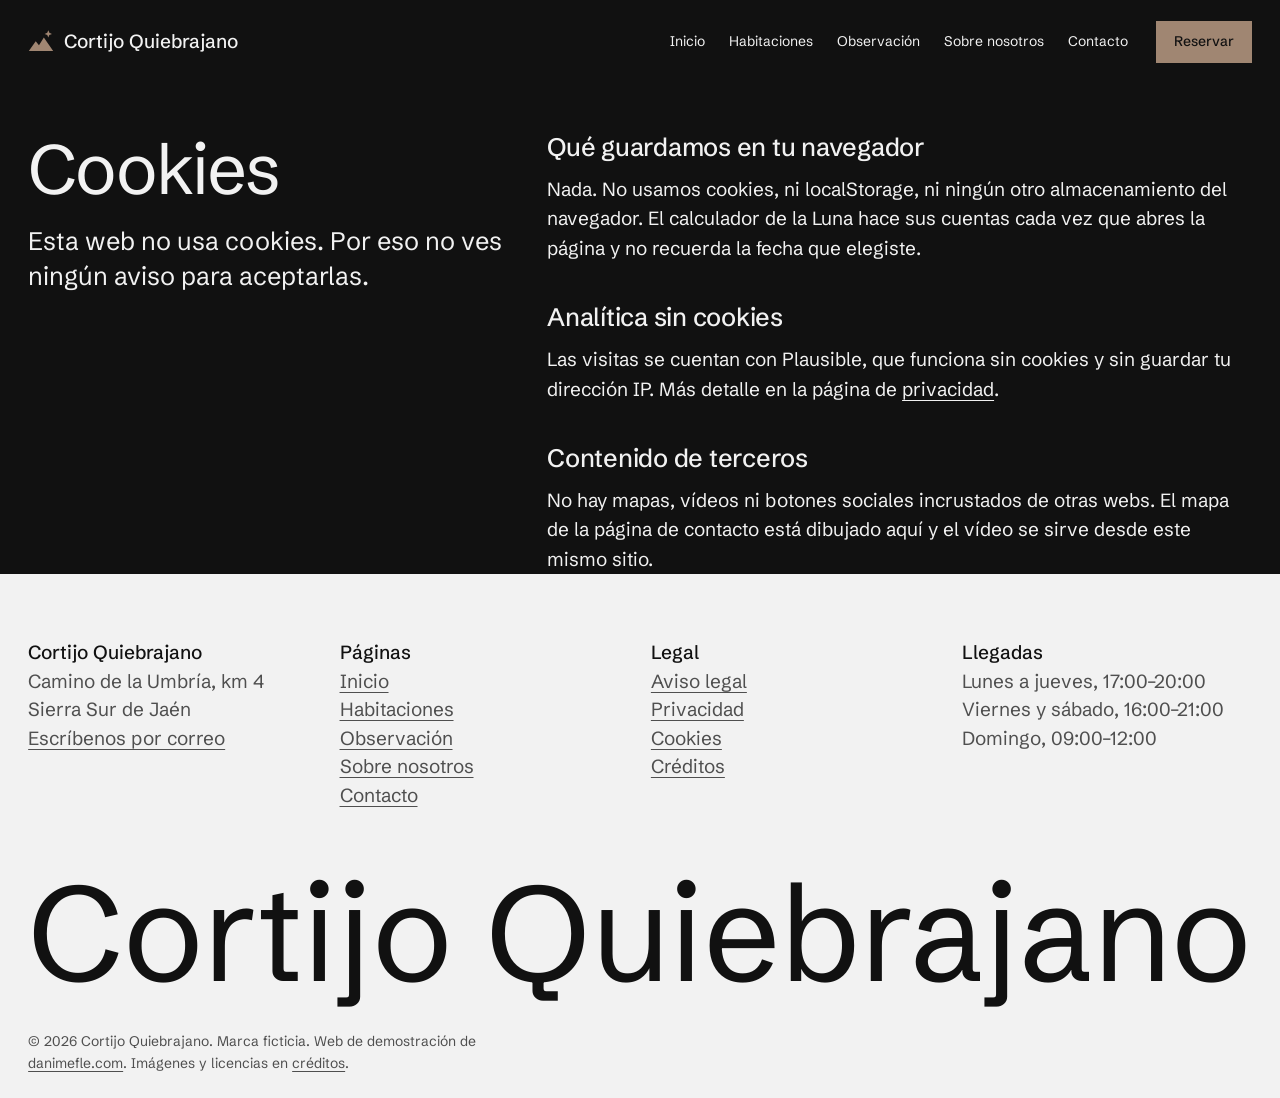
<file: cookies.html>
<!doctype html>
<!--
  cookies.html — Cortijo Quiebrajano (web de demostración, marca ficticia). Política de cookies.
  cookies.html — Cortijo Quiebrajano (demo site, fictional brand). Cookie policy.
-->
<html lang="es">
<head>
  <meta charset="utf-8">
  <meta name="viewport" content="width=device-width, initial-scale=1">
  <title>Cookies · Cortijo Quiebrajano</title>
  <meta name="description" content="Esta web no usa cookies ni guarda nada en tu navegador.">
  <meta name="robots" content="noindex, follow">
  <link rel="canonical" href="https://quiebrajano.danimefle.com/cookies">
  <meta name="theme-color" content="#111111">
  <meta property="og:type" content="website">
  <meta property="og:site_name" content="Cortijo Quiebrajano">
  <meta property="og:locale" content="es_ES">
  <meta property="og:title" content="Cookies · Cortijo Quiebrajano">
  <meta property="og:description" content="Esta web no usa cookies ni guarda nada en tu navegador.">
  <meta property="og:url" content="https://quiebrajano.danimefle.com/cookies">
  <meta property="og:image" content="https://quiebrajano.danimefle.com/assets/og/og-sierra.jpg">
  <meta property="og:image:width" content="1200">
  <meta property="og:image:height" content="630">
  <meta name="twitter:card" content="summary_large_image">
  <meta name="twitter:title" content="Cookies · Cortijo Quiebrajano">
  <meta name="twitter:description" content="Esta web no usa cookies ni guarda nada en tu navegador.">
  <meta name="twitter:image" content="https://quiebrajano.danimefle.com/assets/og/og-sierra.jpg">
  <link rel="icon" href="assets/favicon.svg" type="image/svg+xml">
  <link rel="icon" href="assets/favicon-32.png" type="image/png" sizes="32x32">
  <link rel="apple-touch-icon" href="assets/apple-touch-icon.png">
  <link rel="manifest" href="site.webmanifest">
  <link rel="preload" href="assets/fonts/schibsted-grotesk-latin.woff2" as="font" type="font/woff2" crossorigin>
  <link rel="stylesheet" href="assets/css/estilo.css">
  <!-- Marca la página con JS antes de pintar / Flags JS before first paint -->
  <script src="assets/js/arranque.js"></script>
  <!-- Analítica sin cookies (Plausible) / Cookie-free analytics (Plausible) -->
  <script defer data-domain="quiebrajano.danimefle.com" src="https://analytics.danimefle.com/js/script.js"></script>
  <script src="assets/js/pagina.js" defer></script>
</head>
<body class="p-cookies">
  <a class="saltar" href="#contenido">Saltar al contenido</a>
  <header class="cabecera">
    <a class="marca" href="index.html">
      <svg class="marca-signo" viewBox="0 0 32 32" aria-hidden="true" focusable="false"><use href="#signo"></use></svg>
      Cortijo Quiebrajano
    </a>
    <button class="menu-boton" type="button" aria-expanded="false" aria-controls="menu-principal">Menú</button>
    <nav class="menu" id="menu-principal" aria-label="Principal">
      <ul>
        <li><a href="index.html">Inicio</a></li>
        <li><a href="habitaciones.html">Habitaciones</a></li>
        <li><a href="observacion.html">Observación</a></li>
        <li><a href="sobre-nosotros.html">Sobre nosotros</a></li>
        <li><a href="contacto.html">Contacto</a></li>
      </ul>
      <a class="boton boton--peque" href="contacto.html#formulario">Reservar</a>
    </nav>
  </header>
<main id="contenido" class="pagina" tabindex="-1">
<!-- ========== COOKIES ==========
       ========== COOKIES ========== -->
  <article class="legal" aria-labelledby="titulo">
    <header class="legal-cabeza">
    <h1 id="titulo">Cookies</h1>
    <p class="cabeza-entrada">Esta web no usa cookies. Por eso no ves ningún aviso para aceptarlas.</p>
    </header>
    <div class="legal-cuerpo">

    <h2>Qué guardamos en tu navegador</h2>
    <p>Nada. No usamos cookies, ni <code>localStorage</code>, ni ningún otro almacenamiento del navegador. El calculador de la Luna hace sus cuentas cada vez que abres la página y no recuerda la fecha que elegiste.</p>

    <h2>Analítica sin cookies</h2>
    <p>Las visitas se cuentan con Plausible, que funciona sin cookies y sin guardar tu dirección IP. Más detalle en la página de <a class="enlace" href="privacidad.html">privacidad</a>.</p>

    <h2>Contenido de terceros</h2>
    <p>No hay mapas, vídeos ni botones sociales incrustados de otras webs. El mapa de la página de contacto está dibujado aquí y el vídeo se sirve desde este mismo sitio.</p>
    </div>
  </article>
</main>

<!-- ========== PIE: columnas arriba, el nombre abajo ==========
     ========== FOOTER: columns above, wordmark below ========== -->
<footer class="pie">
  <div class="pie-columnas">
    <div>
      <p class="pie-primera">Cortijo Quiebrajano</p>
      <p>Camino de la Umbría, km 4</p>
      <p>Sierra Sur de Jaén</p>
      <a href="mailto:reservas@quiebrajano.example">Escríbenos por correo</a>
    </div>
    <nav aria-label="Páginas">
      <p class="pie-primera">Páginas</p>
      <a href="index.html">Inicio</a>
      <a href="habitaciones.html">Habitaciones</a>
      <a href="observacion.html">Observación</a>
      <a href="sobre-nosotros.html">Sobre nosotros</a>
      <a href="contacto.html">Contacto</a>
    </nav>
    <nav aria-label="Legal">
      <p class="pie-primera">Legal</p>
      <a href="aviso-legal.html">Aviso legal</a>
      <a href="privacidad.html">Privacidad</a>
      <a href="cookies.html">Cookies</a>
      <a href="creditos.html">Créditos</a>
    </nav>
    <div>
      <p class="pie-primera">Llegadas</p>
      <p>Lunes a jueves, 17:00–20:00</p>
      <p>Viernes y sábado, 16:00–21:00</p>
      <p>Domingo, 09:00–12:00</p>
    </div>
  </div>

  <svg class="pie-marca" viewBox="0 0 1000 116" role="img" aria-label="Cortijo Quiebrajano">
    <text x="0" y="88" textLength="1000" lengthAdjust="spacingAndGlyphs">Cortijo Quiebrajano</text>
  </svg>
  <p class="pie-legal">© 2026 Cortijo Quiebrajano. Marca ficticia. Web de demostración de <a href="https://danimefle.com">danimefle.com</a>. Imágenes y licencias en <a href="creditos.html">créditos</a>.</p>
</footer>

<!-- Símbolos compartidos / Shared symbols -->
<svg width="0" height="0" class="oculto" aria-hidden="true" focusable="false">
  <symbol id="signo" viewBox="0 0 32 32">
    <path d="M1 27 L9.5 15 L13.5 20 L19.5 10.5 L31 27 Z"/><path d="M25 1.5 L26.3 4.7 L29.5 6 L26.3 7.3 L25 10.5 L23.7 7.3 L20.5 6 L23.7 4.7 Z"/>
  </symbol>
</svg>
</body>
</html>
</file>
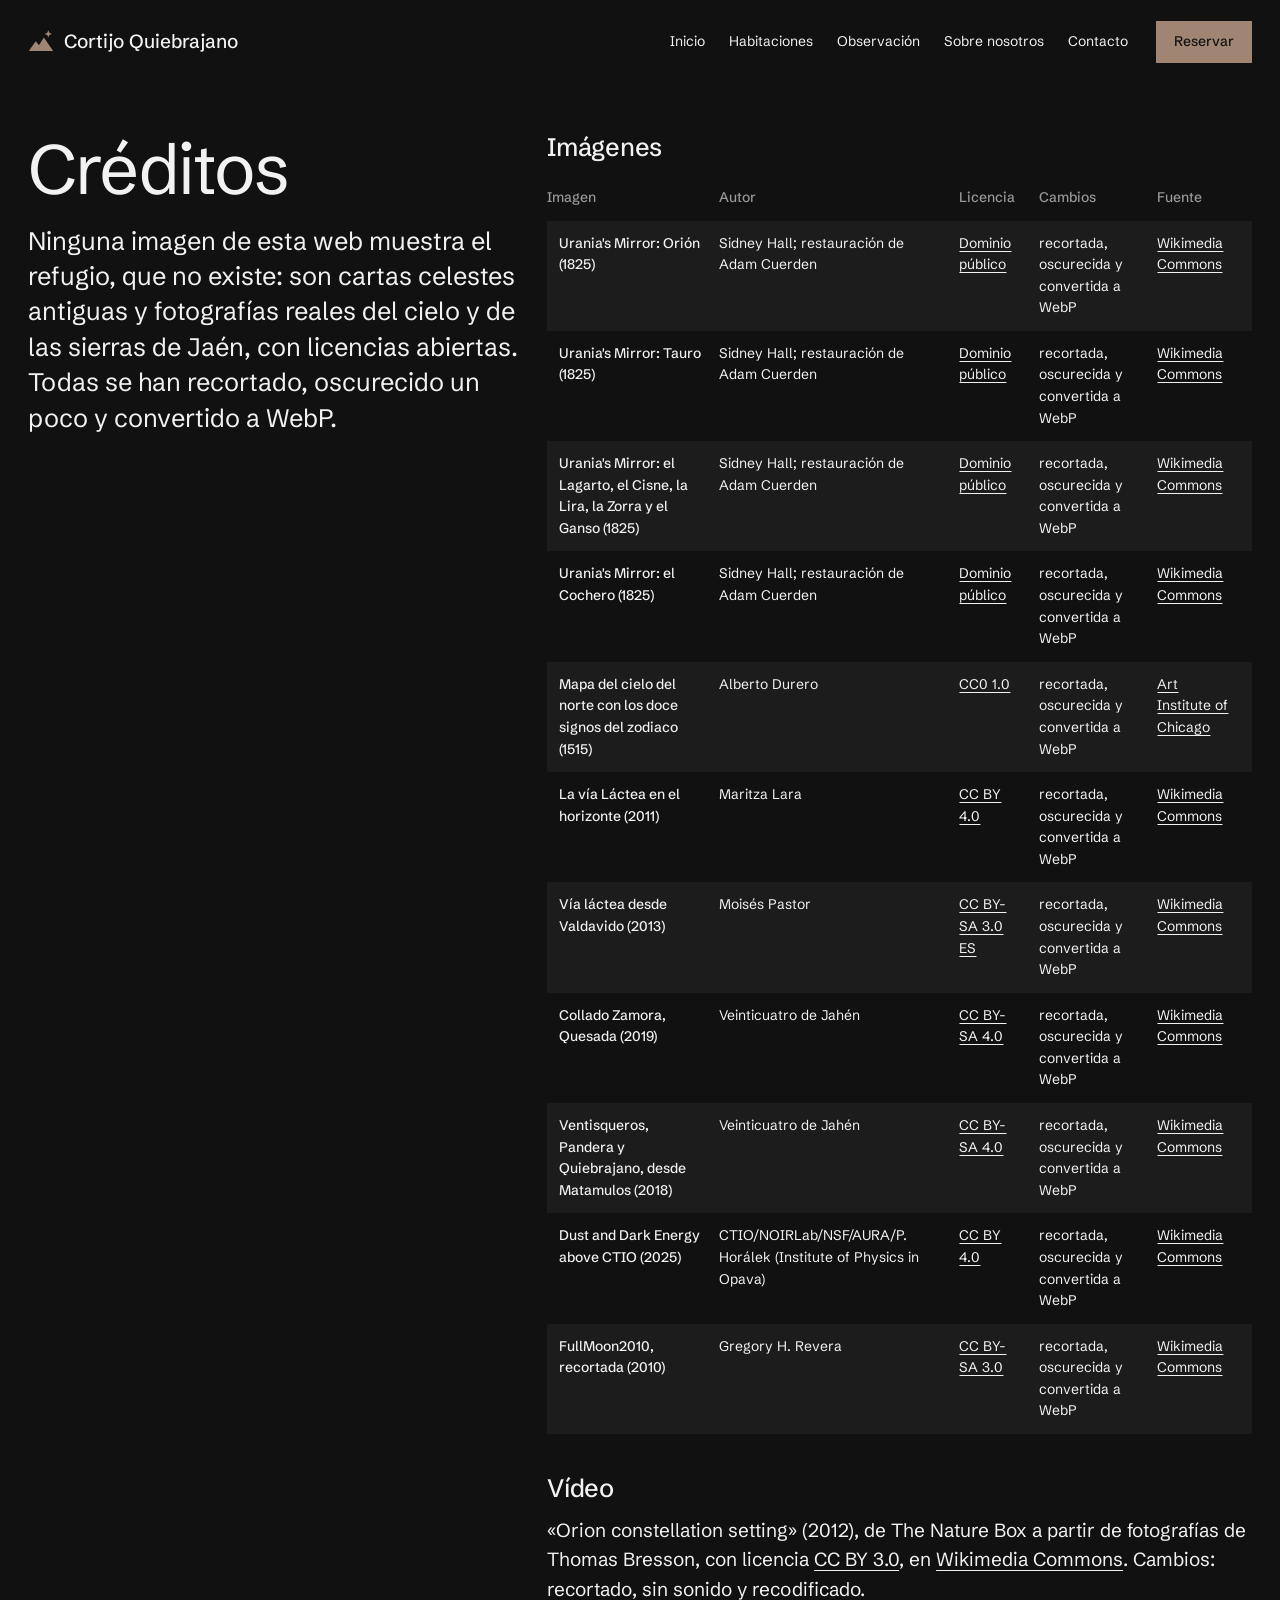
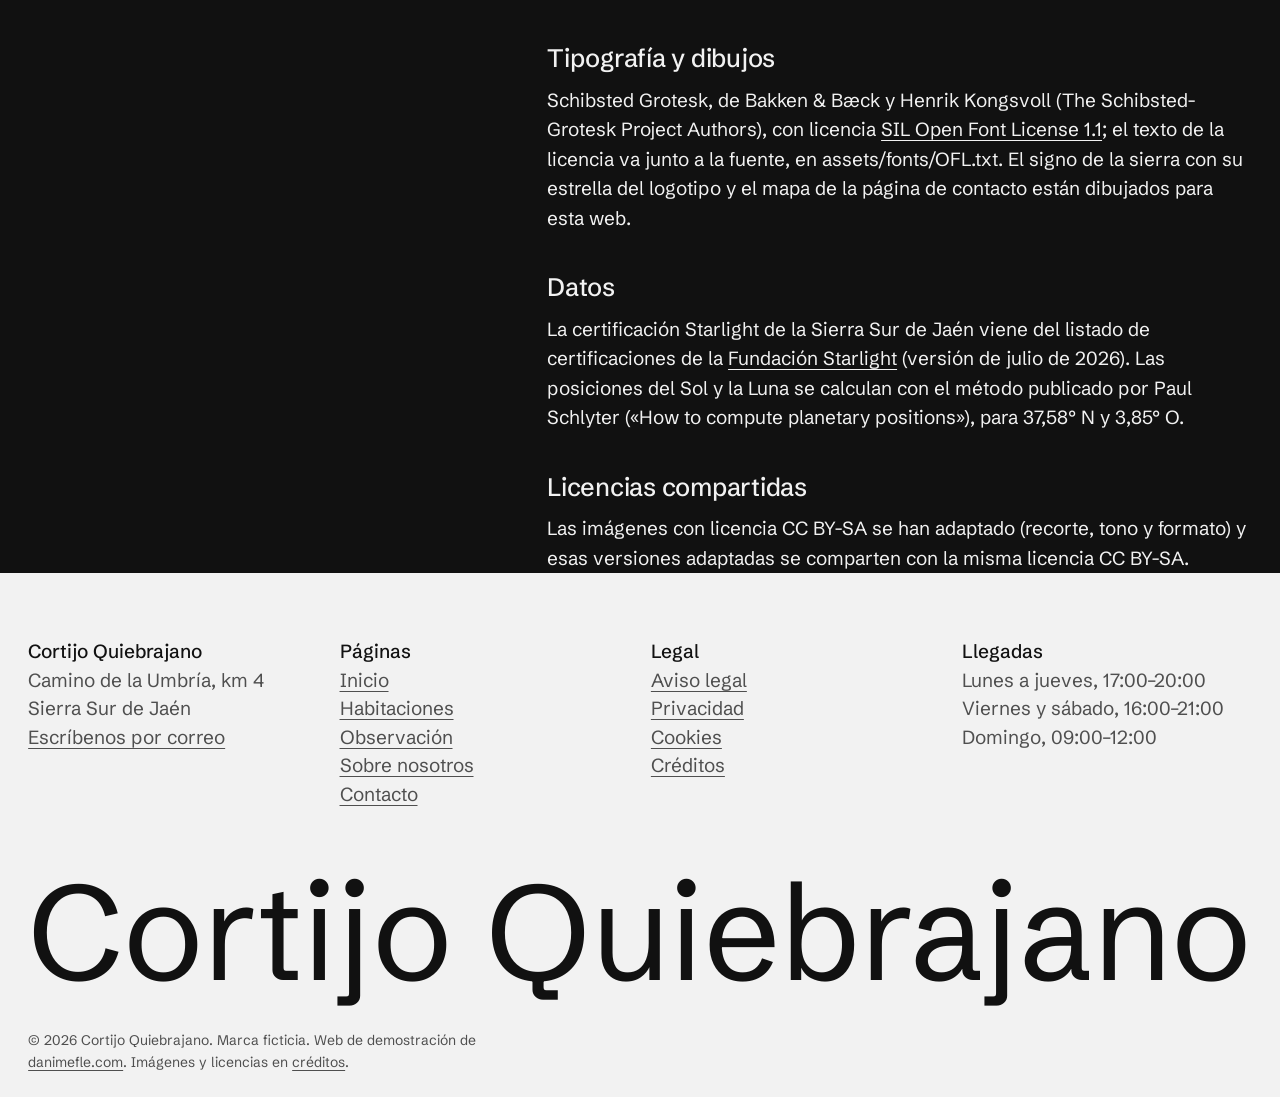
<file: creditos.html>
<!doctype html>
<!--
  creditos.html — Cortijo Quiebrajano (web de demostración, marca ficticia). Créditos de imágenes, vídeo, tipografía y datos.
  creditos.html — Cortijo Quiebrajano (demo site, fictional brand). Credits for images, video, type and data.
-->
<html lang="es">
<head>
  <meta charset="utf-8">
  <meta name="viewport" content="width=device-width, initial-scale=1">
  <title>Créditos · Cortijo Quiebrajano</title>
  <meta name="description" content="Autores y licencias de las imágenes, el vídeo, la tipografía y los datos de esta web.">
  <meta name="robots" content="noindex, follow">
  <link rel="canonical" href="https://quiebrajano.danimefle.com/creditos">
  <meta name="theme-color" content="#111111">
  <meta property="og:type" content="website">
  <meta property="og:site_name" content="Cortijo Quiebrajano">
  <meta property="og:locale" content="es_ES">
  <meta property="og:title" content="Créditos · Cortijo Quiebrajano">
  <meta property="og:description" content="Autores y licencias de las imágenes, el vídeo, la tipografía y los datos de esta web.">
  <meta property="og:url" content="https://quiebrajano.danimefle.com/creditos">
  <meta property="og:image" content="https://quiebrajano.danimefle.com/assets/og/og-sierra.jpg">
  <meta property="og:image:width" content="1200">
  <meta property="og:image:height" content="630">
  <meta name="twitter:card" content="summary_large_image">
  <meta name="twitter:title" content="Créditos · Cortijo Quiebrajano">
  <meta name="twitter:description" content="Autores y licencias de las imágenes, el vídeo, la tipografía y los datos de esta web.">
  <meta name="twitter:image" content="https://quiebrajano.danimefle.com/assets/og/og-sierra.jpg">
  <link rel="icon" href="assets/favicon.svg" type="image/svg+xml">
  <link rel="icon" href="assets/favicon-32.png" type="image/png" sizes="32x32">
  <link rel="apple-touch-icon" href="assets/apple-touch-icon.png">
  <link rel="manifest" href="site.webmanifest">
  <link rel="preload" href="assets/fonts/schibsted-grotesk-latin.woff2" as="font" type="font/woff2" crossorigin>
  <link rel="stylesheet" href="assets/css/estilo.css">
  <!-- Marca la página con JS antes de pintar / Flags JS before first paint -->
  <script src="assets/js/arranque.js"></script>
  <!-- Analítica sin cookies (Plausible) / Cookie-free analytics (Plausible) -->
  <script defer data-domain="quiebrajano.danimefle.com" src="https://analytics.danimefle.com/js/script.js"></script>
  <script src="assets/js/pagina.js" defer></script>
</head>
<body class="p-creditos">
  <a class="saltar" href="#contenido">Saltar al contenido</a>
  <header class="cabecera">
    <a class="marca" href="index.html">
      <svg class="marca-signo" viewBox="0 0 32 32" aria-hidden="true" focusable="false"><use href="#signo"></use></svg>
      Cortijo Quiebrajano
    </a>
    <button class="menu-boton" type="button" aria-expanded="false" aria-controls="menu-principal">Menú</button>
    <nav class="menu" id="menu-principal" aria-label="Principal">
      <ul>
        <li><a href="index.html">Inicio</a></li>
        <li><a href="habitaciones.html">Habitaciones</a></li>
        <li><a href="observacion.html">Observación</a></li>
        <li><a href="sobre-nosotros.html">Sobre nosotros</a></li>
        <li><a href="contacto.html">Contacto</a></li>
      </ul>
      <a class="boton boton--peque" href="contacto.html#formulario">Reservar</a>
    </nav>
  </header>
<main id="contenido" class="pagina" tabindex="-1">
<!-- ========== CRÉDITOS ==========
       ========== CREDITS ========== -->
  <article class="legal legal--ancha" aria-labelledby="titulo">
    <header class="legal-cabeza">
    <h1 id="titulo">Créditos</h1>
    <p class="cabeza-entrada">Ninguna imagen de esta web muestra el refugio, que no existe: son cartas celestes antiguas y fotografías reales del cielo y de las sierras de Jaén, con licencias abiertas. Todas se han recortado, oscurecido un poco y convertido a WebP.</p>
    </header>
    <div class="legal-cuerpo">

    <h2>Imágenes</h2>
    <div class="tabla-desliza" role="region" aria-label="Tabla de imágenes" tabindex="0">
      <table role="table" class="tabla-creditos">
        <thead role="rowgroup"><tr role="row"><th role="columnheader" scope="col">Imagen</th><th role="columnheader" scope="col">Autor</th><th role="columnheader" scope="col">Licencia</th><th role="columnheader" scope="col">Cambios</th><th role="columnheader" scope="col">Fuente</th></tr></thead>
        <tbody role="rowgroup">
          <tr role="row"><th role="rowheader" scope="row">Urania's Mirror: Orión (1825)</th><td role="cell" data-etiqueta="Autor">Sidney Hall; restauración de Adam Cuerden</td><td role="cell" data-etiqueta="Licencia"><a class="enlace" href="https://creativecommons.org/publicdomain/mark/1.0/deed.es">Dominio público</a></td><td role="cell" data-etiqueta="Cambios">recortada, oscurecida y convertida a WebP</td><td role="cell" data-etiqueta="Fuente"><a class="enlace" href="https://commons.wikimedia.org/wiki/File:Sidney_Hall_-_Urania%27s_Mirror_-_Orion_(best_currently_available_version_-_2014).jpg">Wikimedia Commons</a></td></tr>
          <tr role="row"><th role="rowheader" scope="row">Urania's Mirror: Tauro (1825)</th><td role="cell" data-etiqueta="Autor">Sidney Hall; restauración de Adam Cuerden</td><td role="cell" data-etiqueta="Licencia"><a class="enlace" href="https://creativecommons.org/publicdomain/mark/1.0/deed.es">Dominio público</a></td><td role="cell" data-etiqueta="Cambios">recortada, oscurecida y convertida a WebP</td><td role="cell" data-etiqueta="Fuente"><a class="enlace" href="https://commons.wikimedia.org/wiki/File:Sidney_Hall_-_Urania%27s_Mirror_-_Taurus.jpg">Wikimedia Commons</a></td></tr>
          <tr role="row"><th role="rowheader" scope="row">Urania's Mirror: el Lagarto, el Cisne, la Lira, la Zorra y el Ganso (1825)</th><td role="cell" data-etiqueta="Autor">Sidney Hall; restauración de Adam Cuerden</td><td role="cell" data-etiqueta="Licencia"><a class="enlace" href="https://creativecommons.org/publicdomain/mark/1.0/deed.es">Dominio público</a></td><td role="cell" data-etiqueta="Cambios">recortada, oscurecida y convertida a WebP</td><td role="cell" data-etiqueta="Fuente"><a class="enlace" href="https://commons.wikimedia.org/wiki/File:Sidney_Hall_-_Urania%27s_Mirror_-_Lacerta,_Cygnus,_Lyra,_Vulpecula_and_Anser.jpg">Wikimedia Commons</a></td></tr>
          <tr role="row"><th role="rowheader" scope="row">Urania's Mirror: el Cochero (1825)</th><td role="cell" data-etiqueta="Autor">Sidney Hall; restauración de Adam Cuerden</td><td role="cell" data-etiqueta="Licencia"><a class="enlace" href="https://creativecommons.org/publicdomain/mark/1.0/deed.es">Dominio público</a></td><td role="cell" data-etiqueta="Cambios">recortada, oscurecida y convertida a WebP</td><td role="cell" data-etiqueta="Fuente"><a class="enlace" href="https://commons.wikimedia.org/wiki/File:Sidney_Hall_-_Urania%27s_Mirror_-_Auriga.jpg">Wikimedia Commons</a></td></tr>
          <tr role="row"><th role="rowheader" scope="row">Mapa del cielo del norte con los doce signos del zodiaco (1515)</th><td role="cell" data-etiqueta="Autor">Alberto Durero</td><td role="cell" data-etiqueta="Licencia"><a class="enlace" href="https://creativecommons.org/publicdomain/zero/1.0/deed.es">CC0 1.0</a></td><td role="cell" data-etiqueta="Cambios">recortada, oscurecida y convertida a WebP</td><td role="cell" data-etiqueta="Fuente"><a class="enlace" href="https://www.artic.edu/artworks/106550">Art Institute of Chicago</a></td></tr>
          <tr role="row"><th role="rowheader" scope="row">La vía Láctea en el horizonte (2011)</th><td role="cell" data-etiqueta="Autor">Maritza Lara</td><td role="cell" data-etiqueta="Licencia"><a class="enlace" href="https://creativecommons.org/licenses/by/4.0/deed.es">CC BY 4.0</a></td><td role="cell" data-etiqueta="Cambios">recortada, oscurecida y convertida a WebP</td><td role="cell" data-etiqueta="Fuente"><a class="enlace" href="https://commons.wikimedia.org/wiki/File:La_v%C3%ADa_L%C3%A1ctea_en_el_horizonte.jpg">Wikimedia Commons</a></td></tr>
          <tr role="row"><th role="rowheader" scope="row">Vía láctea desde Valdavido (2013)</th><td role="cell" data-etiqueta="Autor">Moisés Pastor</td><td role="cell" data-etiqueta="Licencia"><a class="enlace" href="https://creativecommons.org/licenses/by-sa/3.0/es/deed.es">CC BY-SA 3.0 ES</a></td><td role="cell" data-etiqueta="Cambios">recortada, oscurecida y convertida a WebP</td><td role="cell" data-etiqueta="Fuente"><a class="enlace" href="https://commons.wikimedia.org/wiki/File:V%C3%ADa_l%C3%A1ctea_desde_Valdavido.jpg">Wikimedia Commons</a></td></tr>
          <tr role="row"><th role="rowheader" scope="row">Collado Zamora, Quesada (2019)</th><td role="cell" data-etiqueta="Autor">Veinticuatro de Jahén</td><td role="cell" data-etiqueta="Licencia"><a class="enlace" href="https://creativecommons.org/licenses/by-sa/4.0/deed.es">CC BY-SA 4.0</a></td><td role="cell" data-etiqueta="Cambios">recortada, oscurecida y convertida a WebP</td><td role="cell" data-etiqueta="Fuente"><a class="enlace" href="https://commons.wikimedia.org/wiki/File:Collado_Zamora,_Quesada_24J_03.jpg">Wikimedia Commons</a></td></tr>
          <tr role="row"><th role="rowheader" scope="row">Ventisqueros, Pandera y Quiebrajano, desde Matamulos (2018)</th><td role="cell" data-etiqueta="Autor">Veinticuatro de Jahén</td><td role="cell" data-etiqueta="Licencia"><a class="enlace" href="https://creativecommons.org/licenses/by-sa/4.0/deed.es">CC BY-SA 4.0</a></td><td role="cell" data-etiqueta="Cambios">recortada, oscurecida y convertida a WebP</td><td role="cell" data-etiqueta="Fuente"><a class="enlace" href="https://commons.wikimedia.org/wiki/File:Ventisqueros,_puerto_Coberteras,_Pandera,_y_Quiebrajano,_desde_Matamulos_24J_01.jpg">Wikimedia Commons</a></td></tr>
          <tr role="row"><th role="rowheader" scope="row">Dust and Dark Energy above CTIO (2025)</th><td role="cell" data-etiqueta="Autor">CTIO/NOIRLab/NSF/AURA/P. Horálek (Institute of Physics in Opava)</td><td role="cell" data-etiqueta="Licencia"><a class="enlace" href="https://creativecommons.org/licenses/by/4.0/deed.es">CC BY 4.0</a></td><td role="cell" data-etiqueta="Cambios">recortada, oscurecida y convertida a WebP</td><td role="cell" data-etiqueta="Fuente"><a class="enlace" href="https://commons.wikimedia.org/wiki/File:Dust_and_Dark_Energy_above_CTIO_(iotw2504a).tiff">Wikimedia Commons</a></td></tr>
          <tr role="row"><th role="rowheader" scope="row">FullMoon2010, recortada (2010)</th><td role="cell" data-etiqueta="Autor">Gregory H. Revera</td><td role="cell" data-etiqueta="Licencia"><a class="enlace" href="https://creativecommons.org/licenses/by-sa/3.0/deed.es">CC BY-SA 3.0</a></td><td role="cell" data-etiqueta="Cambios">recortada, oscurecida y convertida a WebP</td><td role="cell" data-etiqueta="Fuente"><a class="enlace" href="https://commons.wikimedia.org/wiki/File:FullMoon2010_(cropped).jpg">Wikimedia Commons</a></td></tr>
        </tbody>
      </table>
    </div>

    <h2>Vídeo</h2>
    <p>«Orion constellation setting» (2012), de The Nature Box a partir de fotografías de Thomas Bresson, con licencia <a class="enlace" href="https://creativecommons.org/licenses/by/3.0/deed.es">CC BY 3.0</a>, en <a class="enlace" href="https://commons.wikimedia.org/wiki/File:Orion_constellation_setting.webm">Wikimedia Commons</a>. Cambios: recortado, sin sonido y recodificado.</p>

    <h2>Tipografía y dibujos</h2>
    <p>Schibsted Grotesk, de Bakken &amp; Bæck y Henrik Kongsvoll (The Schibsted-Grotesk Project Authors), con licencia <a class="enlace" href="https://openfontlicense.org/">SIL Open Font License 1.1</a>; el texto de la licencia va junto a la fuente, en <code>assets/fonts/OFL.txt</code>. El signo de la sierra con su estrella del logotipo y el mapa de la página de contacto están dibujados para esta web.</p>

    <h2>Datos</h2>
    <p>La certificación Starlight de la Sierra Sur de Jaén viene del listado de certificaciones de la <a class="enlace" href="https://fundacionstarlight.org/">Fundación Starlight</a> (versión de julio de 2026). Las posiciones del Sol y la Luna se calculan con el método publicado por Paul Schlyter («How to compute planetary positions»), para 37,58° N y 3,85° O.</p>

    <h2>Licencias compartidas</h2>
    <p>Las imágenes con licencia CC BY-SA se han adaptado (recorte, tono y formato) y esas versiones adaptadas se comparten con la misma licencia CC BY-SA.</p>
    </div>
  </article>
</main>

<!-- ========== PIE: columnas arriba, el nombre abajo ==========
     ========== FOOTER: columns above, wordmark below ========== -->
<footer class="pie">
  <div class="pie-columnas">
    <div>
      <p class="pie-primera">Cortijo Quiebrajano</p>
      <p>Camino de la Umbría, km 4</p>
      <p>Sierra Sur de Jaén</p>
      <a href="mailto:reservas@quiebrajano.example">Escríbenos por correo</a>
    </div>
    <nav aria-label="Páginas">
      <p class="pie-primera">Páginas</p>
      <a href="index.html">Inicio</a>
      <a href="habitaciones.html">Habitaciones</a>
      <a href="observacion.html">Observación</a>
      <a href="sobre-nosotros.html">Sobre nosotros</a>
      <a href="contacto.html">Contacto</a>
    </nav>
    <nav aria-label="Legal">
      <p class="pie-primera">Legal</p>
      <a href="aviso-legal.html">Aviso legal</a>
      <a href="privacidad.html">Privacidad</a>
      <a href="cookies.html">Cookies</a>
      <a href="creditos.html">Créditos</a>
    </nav>
    <div>
      <p class="pie-primera">Llegadas</p>
      <p>Lunes a jueves, 17:00–20:00</p>
      <p>Viernes y sábado, 16:00–21:00</p>
      <p>Domingo, 09:00–12:00</p>
    </div>
  </div>

  <svg class="pie-marca" viewBox="0 0 1000 116" role="img" aria-label="Cortijo Quiebrajano">
    <text x="0" y="88" textLength="1000" lengthAdjust="spacingAndGlyphs">Cortijo Quiebrajano</text>
  </svg>
  <p class="pie-legal">© 2026 Cortijo Quiebrajano. Marca ficticia. Web de demostración de <a href="https://danimefle.com">danimefle.com</a>. Imágenes y licencias en <a href="creditos.html">créditos</a>.</p>
</footer>

<!-- Símbolos compartidos / Shared symbols -->
<svg width="0" height="0" class="oculto" aria-hidden="true" focusable="false">
  <symbol id="signo" viewBox="0 0 32 32">
    <path d="M1 27 L9.5 15 L13.5 20 L19.5 10.5 L31 27 Z"/><path d="M25 1.5 L26.3 4.7 L29.5 6 L26.3 7.3 L25 10.5 L23.7 7.3 L20.5 6 L23.7 4.7 Z"/>
  </symbol>
</svg>
</body>
</html>
</file>
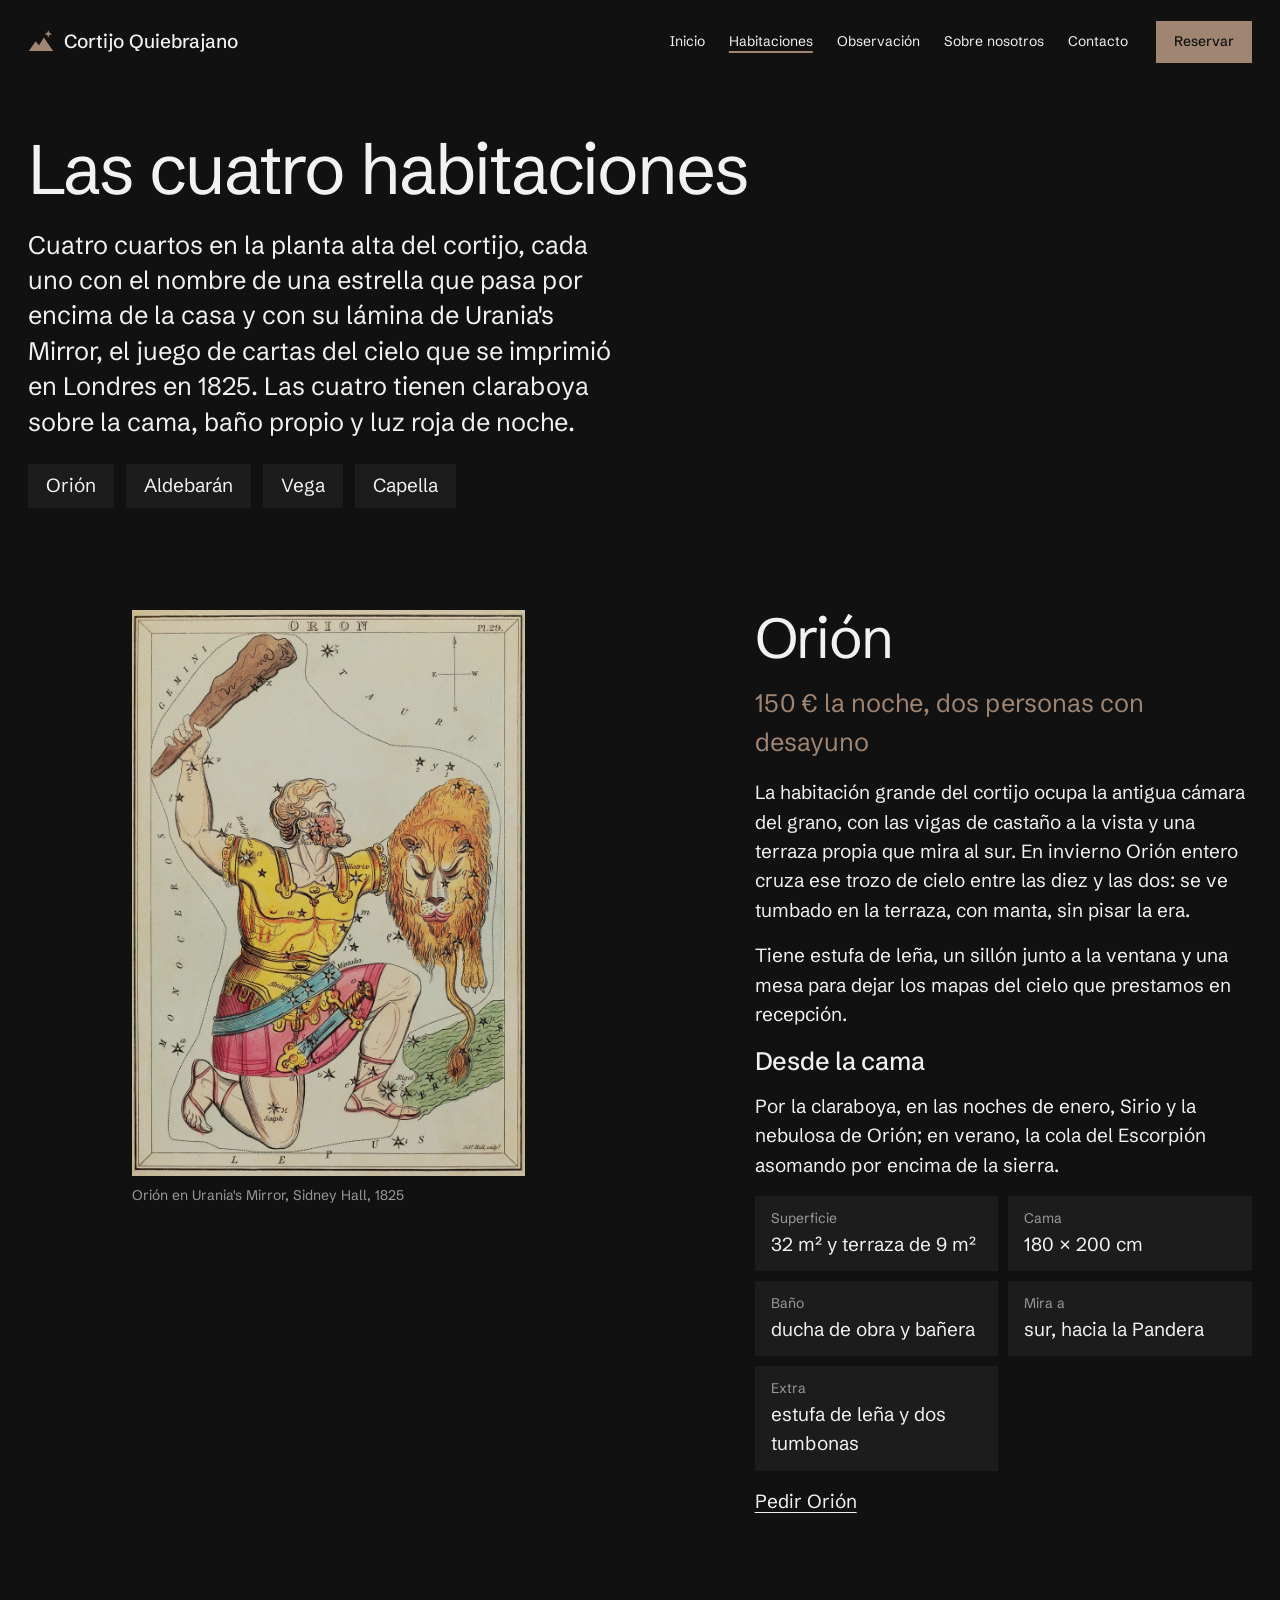
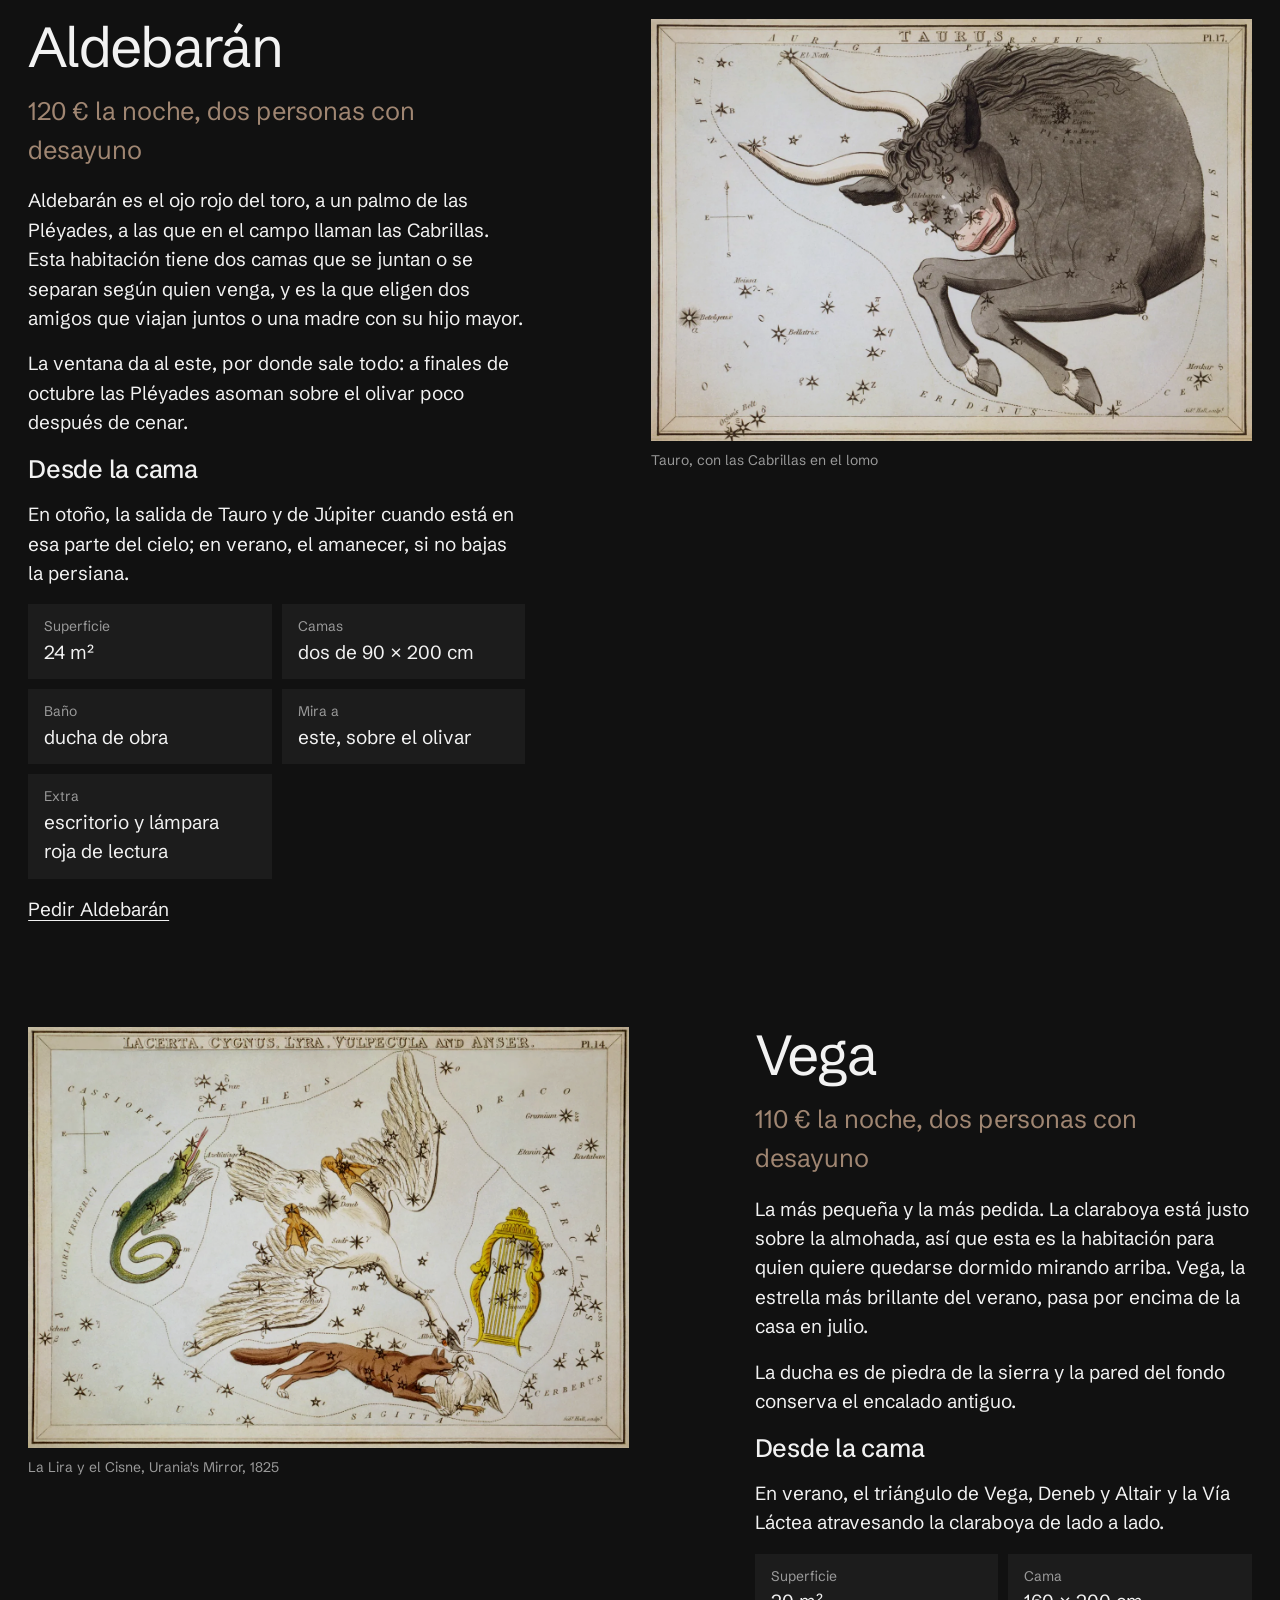
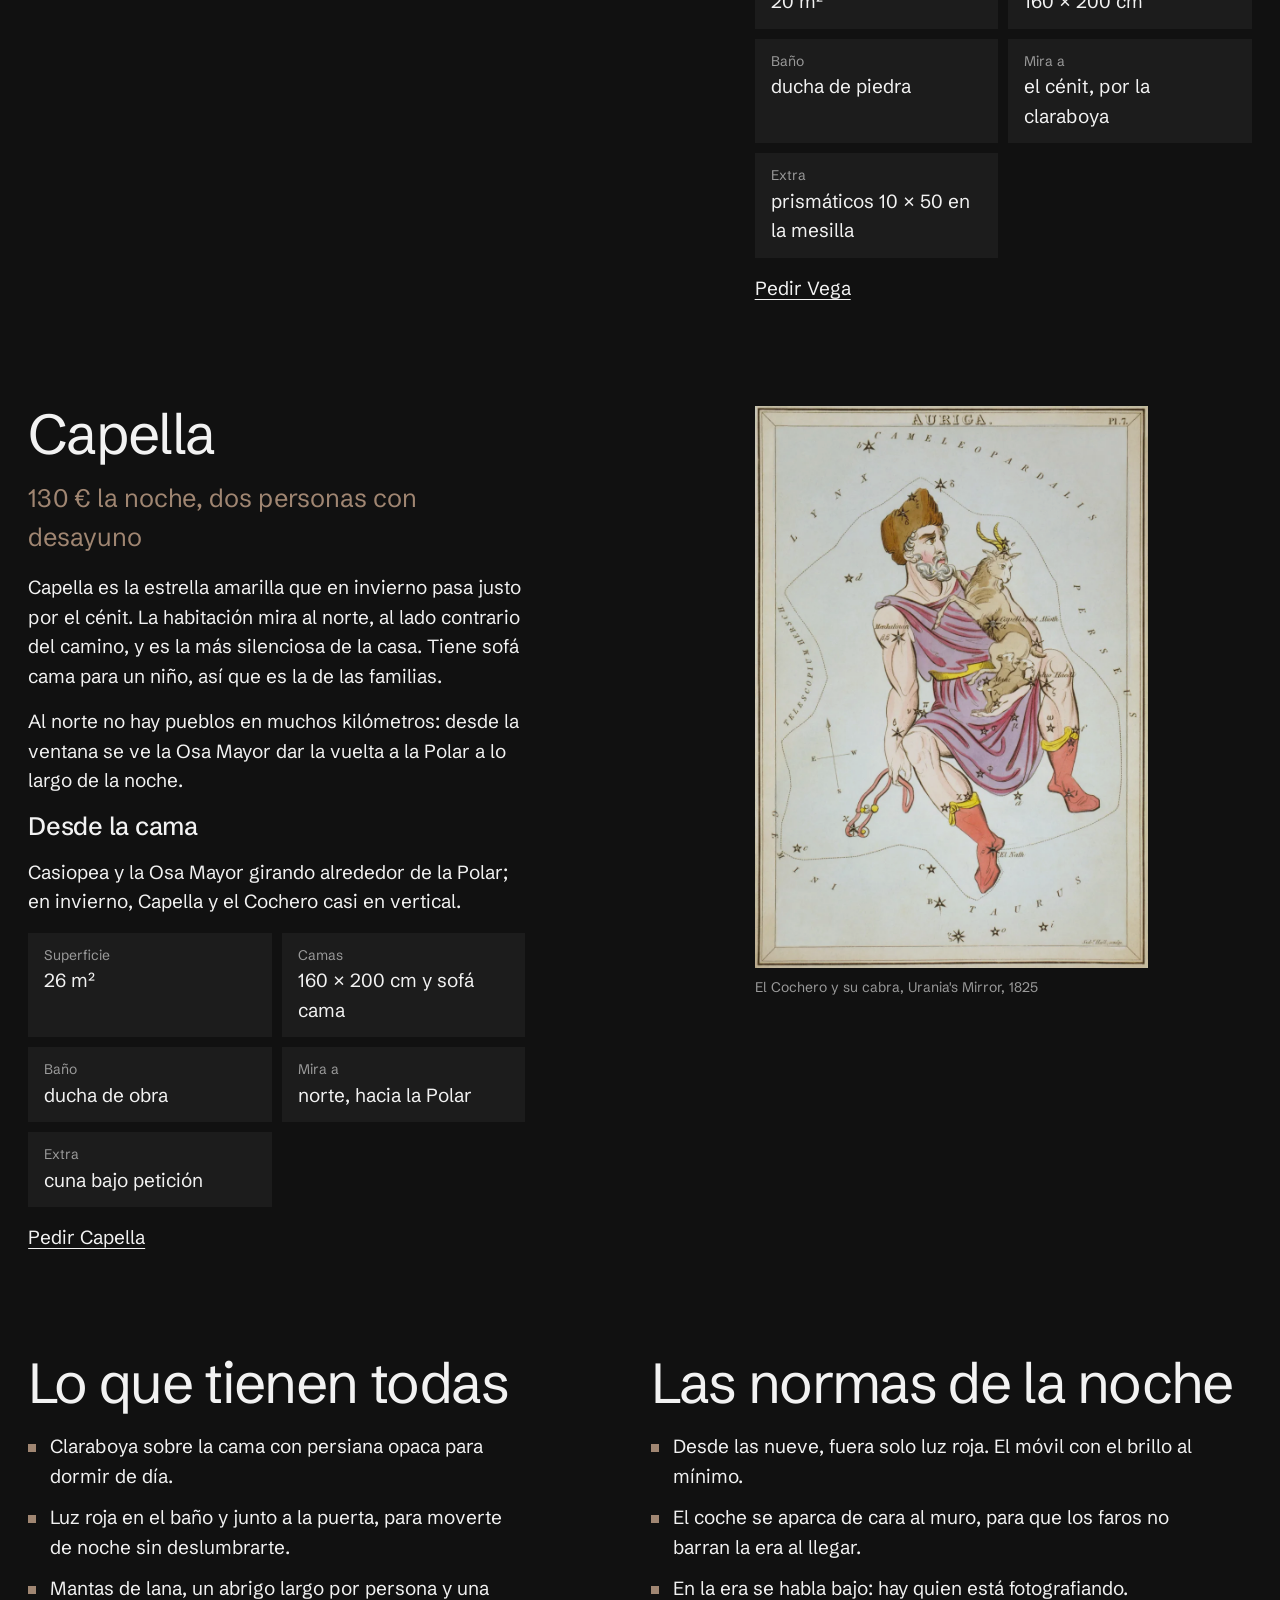
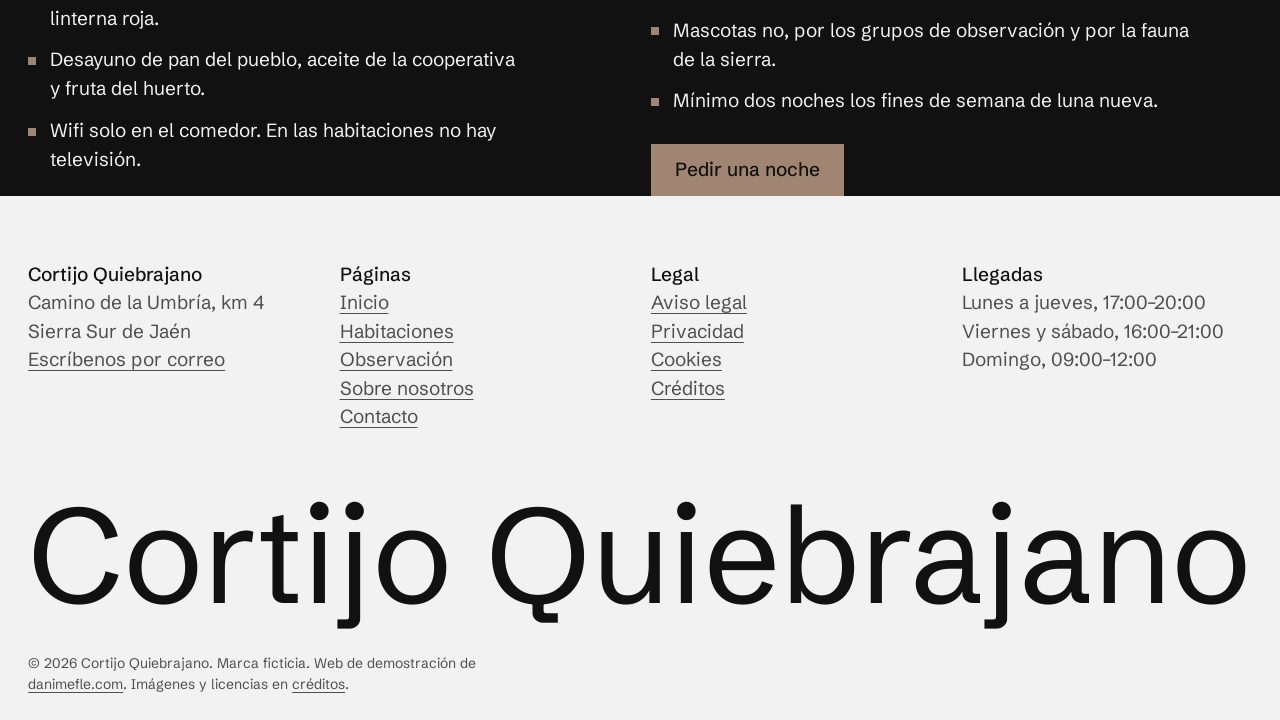
<file: habitaciones.html>
<!doctype html>
<!--
  habitaciones.html — Cortijo Quiebrajano (web de demostración, marca ficticia). Habitaciones: cada una con su lámina, sus datos, lo que se ve desde la cama y su precio.
  habitaciones.html — Cortijo Quiebrajano (demo site, fictional brand). Rooms: each with its plate, its details, what you see from the bed and its price.
-->
<html lang="es">
<head>
  <meta charset="utf-8">
  <meta name="viewport" content="width=device-width, initial-scale=1">
  <title>Habitaciones · Cortijo Quiebrajano</title>
  <meta name="description" content="Orión, Aldebarán, Vega y Capella: las cuatro habitaciones de Cortijo Quiebrajano, con claraboya sobre la cama, luz roja y lo que se ve desde cada una.">
  <meta name="robots" content="noindex, follow">
  <link rel="canonical" href="https://quiebrajano.danimefle.com/habitaciones">
  <meta name="theme-color" content="#111111">
  <meta property="og:type" content="website">
  <meta property="og:site_name" content="Cortijo Quiebrajano">
  <meta property="og:locale" content="es_ES">
  <meta property="og:title" content="Habitaciones · Cortijo Quiebrajano">
  <meta property="og:description" content="Orión, Aldebarán, Vega y Capella: las cuatro habitaciones de Cortijo Quiebrajano, con claraboya sobre la cama, luz roja y lo que se ve desde cada una.">
  <meta property="og:url" content="https://quiebrajano.danimefle.com/habitaciones">
  <meta property="og:image" content="https://quiebrajano.danimefle.com/assets/og/og-habitaciones.jpg">
  <meta property="og:image:width" content="1200">
  <meta property="og:image:height" content="630">
  <meta name="twitter:card" content="summary_large_image">
  <meta name="twitter:title" content="Habitaciones · Cortijo Quiebrajano">
  <meta name="twitter:description" content="Orión, Aldebarán, Vega y Capella: las cuatro habitaciones de Cortijo Quiebrajano, con claraboya sobre la cama, luz roja y lo que se ve desde cada una.">
  <meta name="twitter:image" content="https://quiebrajano.danimefle.com/assets/og/og-habitaciones.jpg">
  <link rel="icon" href="assets/favicon.svg" type="image/svg+xml">
  <link rel="icon" href="assets/favicon-32.png" type="image/png" sizes="32x32">
  <link rel="apple-touch-icon" href="assets/apple-touch-icon.png">
  <link rel="manifest" href="site.webmanifest">
  <link rel="preload" href="assets/fonts/schibsted-grotesk-latin.woff2" as="font" type="font/woff2" crossorigin>
  <link rel="stylesheet" href="assets/css/estilo.css">
  <!-- Marca la página con JS antes de pintar / Flags JS before first paint -->
  <script src="assets/js/arranque.js"></script>
  <!-- Analítica sin cookies (Plausible) / Cookie-free analytics (Plausible) -->
  <script defer data-domain="quiebrajano.danimefle.com" src="https://analytics.danimefle.com/js/script.js"></script>
  <script src="assets/js/pagina.js" defer></script>
</head>
<body class="p-habitaciones">
  <a class="saltar" href="#contenido">Saltar al contenido</a>
  <header class="cabecera">
    <a class="marca" href="index.html">
      <svg class="marca-signo" viewBox="0 0 32 32" aria-hidden="true" focusable="false"><use href="#signo"></use></svg>
      Cortijo Quiebrajano
    </a>
    <button class="menu-boton" type="button" aria-expanded="false" aria-controls="menu-principal">Menú</button>
    <nav class="menu" id="menu-principal" aria-label="Principal">
      <ul>
        <li><a href="index.html">Inicio</a></li>
        <li><a href="habitaciones.html" aria-current="page">Habitaciones</a></li>
        <li><a href="observacion.html">Observación</a></li>
        <li><a href="sobre-nosotros.html">Sobre nosotros</a></li>
        <li><a href="contacto.html">Contacto</a></li>
      </ul>
      <a class="boton boton--peque" href="contacto.html#formulario">Reservar</a>
    </nav>
  </header>
<main id="contenido" class="pagina" tabindex="-1">
<!-- ========== CABEZA DE PÁGINA ==========
       ========== PAGE HEAD ========== -->
  <section class="cabeza-pagina" aria-labelledby="titulo">
    <h1 id="titulo">Las cuatro habitaciones</h1>
    <p class="cabeza-entrada">Cuatro cuartos en la planta alta del cortijo, cada uno con el nombre de una estrella que pasa por encima de la casa y con su lámina de Urania's Mirror, el juego de cartas del cielo que se imprimió en Londres en 1825. Las cuatro tienen claraboya sobre la cama, baño propio y luz roja de noche.</p>
    <nav class="indice" aria-label="Habitaciones en esta página">
      <a href="#orion">Orión</a><a href="#aldebaran">Aldebarán</a><a href="#vega">Vega</a><a href="#capella">Capella</a>
    </nav>
  </section>

  <!-- ========== CADA HABITACIÓN: lámina entera y su ficha ==========
       ========== EACH ROOM: the whole plate and its sheet ========== -->
  <article class="ficha" id="orion" aria-labelledby="t-orion">
    <figure class="ficha-lamina ficha-lamina--alta" data-revela>
      <img src="assets/img/lamina-orion.webp" width="900" height="1294" fetchpriority="high" alt="Lámina de Orión de Urania's Mirror, 1825: el cazador con la maza en alto, la piel del león en el otro brazo y sus estrellas marcadas">
      <figcaption>Orión en Urania's Mirror, Sidney Hall, 1825</figcaption>
    </figure>
    <div class="ficha-texto">
      <h2 id="t-orion" data-revela>Orión</h2>
      <p class="ficha-precio" data-revela>150 € la noche, dos personas con desayuno</p>
      <p data-revela>La habitación grande del cortijo ocupa la antigua cámara del grano, con las vigas de castaño a la vista y una terraza propia que mira al sur. En invierno Orión entero cruza ese trozo de cielo entre las diez y las dos: se ve tumbado en la terraza, con manta, sin pisar la era.</p>
      <p data-revela>Tiene estufa de leña, un sillón junto a la ventana y una mesa para dejar los mapas del cielo que prestamos en recepción.</p>
      <h3 data-revela>Desde la cama</h3>
      <p data-revela>Por la claraboya, en las noches de enero, Sirio y la nebulosa de Orión; en verano, la cola del Escorpión asomando por encima de la sierra.</p>
      <dl class="ficha-datos" data-revela>
        <div><dt>Superficie</dt><dd>32 m² y terraza de 9 m²</dd></div>
        <div><dt>Cama</dt><dd>180 × 200 cm</dd></div>
        <div><dt>Baño</dt><dd>ducha de obra y bañera</dd></div>
        <div><dt>Mira a</dt><dd>sur, hacia la Pandera</dd></div>
        <div><dt>Extra</dt><dd>estufa de leña y dos tumbonas</dd></div>
      </dl>
      <a class="enlace" href="contacto.html?habitacion=Orion#formulario" data-revela>Pedir Orión</a>
    </div>
  </article>

  <article class="ficha ficha--espejo" id="aldebaran" aria-labelledby="t-aldebaran">
    <figure class="ficha-lamina" data-revela>
      <img src="assets/img/lamina-aldebaran.webp" width="1400" height="984" loading="lazy" alt="Lámina de Tauro de Urania's Mirror, 1825: el toro con Aldebarán en el ojo y el grupo de las Pléyades en el lomo">
      <figcaption>Tauro, con las Cabrillas en el lomo</figcaption>
    </figure>
    <div class="ficha-texto">
      <h2 id="t-aldebaran" data-revela>Aldebarán</h2>
      <p class="ficha-precio" data-revela>120 € la noche, dos personas con desayuno</p>
      <p data-revela>Aldebarán es el ojo rojo del toro, a un palmo de las Pléyades, a las que en el campo llaman las Cabrillas. Esta habitación tiene dos camas que se juntan o se separan según quien venga, y es la que eligen dos amigos que viajan juntos o una madre con su hijo mayor.</p>
      <p data-revela>La ventana da al este, por donde sale todo: a finales de octubre las Pléyades asoman sobre el olivar poco después de cenar.</p>
      <h3 data-revela>Desde la cama</h3>
      <p data-revela>En otoño, la salida de Tauro y de Júpiter cuando está en esa parte del cielo; en verano, el amanecer, si no bajas la persiana.</p>
      <dl class="ficha-datos" data-revela>
        <div><dt>Superficie</dt><dd>24 m²</dd></div>
        <div><dt>Camas</dt><dd>dos de 90 × 200 cm</dd></div>
        <div><dt>Baño</dt><dd>ducha de obra</dd></div>
        <div><dt>Mira a</dt><dd>este, sobre el olivar</dd></div>
        <div><dt>Extra</dt><dd>escritorio y lámpara roja de lectura</dd></div>
      </dl>
      <a class="enlace" href="contacto.html?habitacion=Aldebaran#formulario" data-revela>Pedir Aldebarán</a>
    </div>
  </article>

  <article class="ficha" id="vega" aria-labelledby="t-vega">
    <figure class="ficha-lamina" data-revela>
      <img src="assets/img/lamina-vega.webp" width="1400" height="982" loading="lazy" alt="Lámina de Urania's Mirror con el Cisne, la Lira, el Lagarto y la Zorra; Vega brilla en la lira dorada">
      <figcaption>La Lira y el Cisne, Urania's Mirror, 1825</figcaption>
    </figure>
    <div class="ficha-texto">
      <h2 id="t-vega" data-revela>Vega</h2>
      <p class="ficha-precio" data-revela>110 € la noche, dos personas con desayuno</p>
      <p data-revela>La más pequeña y la más pedida. La claraboya está justo sobre la almohada, así que esta es la habitación para quien quiere quedarse dormido mirando arriba. Vega, la estrella más brillante del verano, pasa por encima de la casa en julio.</p>
      <p data-revela>La ducha es de piedra de la sierra y la pared del fondo conserva el encalado antiguo.</p>
      <h3 data-revela>Desde la cama</h3>
      <p data-revela>En verano, el triángulo de Vega, Deneb y Altair y la Vía Láctea atravesando la claraboya de lado a lado.</p>
      <dl class="ficha-datos" data-revela>
        <div><dt>Superficie</dt><dd>20 m²</dd></div>
        <div><dt>Cama</dt><dd>160 × 200 cm</dd></div>
        <div><dt>Baño</dt><dd>ducha de piedra</dd></div>
        <div><dt>Mira a</dt><dd>el cénit, por la claraboya</dd></div>
        <div><dt>Extra</dt><dd>prismáticos 10 × 50 en la mesilla</dd></div>
      </dl>
      <a class="enlace" href="contacto.html?habitacion=Vega#formulario" data-revela>Pedir Vega</a>
    </div>
  </article>

  <article class="ficha ficha--espejo" id="capella" aria-labelledby="t-capella">
    <figure class="ficha-lamina ficha-lamina--alta" data-revela>
      <img src="assets/img/lamina-capella.webp" width="900" height="1286" loading="lazy" alt="Lámina del Cochero de Urania's Mirror, 1825, con la cabra en brazos donde brilla Capella">
      <figcaption>El Cochero y su cabra, Urania's Mirror, 1825</figcaption>
    </figure>
    <div class="ficha-texto">
      <h2 id="t-capella" data-revela>Capella</h2>
      <p class="ficha-precio" data-revela>130 € la noche, dos personas con desayuno</p>
      <p data-revela>Capella es la estrella amarilla que en invierno pasa justo por el cénit. La habitación mira al norte, al lado contrario del camino, y es la más silenciosa de la casa. Tiene sofá cama para un niño, así que es la de las familias.</p>
      <p data-revela>Al norte no hay pueblos en muchos kilómetros: desde la ventana se ve la Osa Mayor dar la vuelta a la Polar a lo largo de la noche.</p>
      <h3 data-revela>Desde la cama</h3>
      <p data-revela>Casiopea y la Osa Mayor girando alrededor de la Polar; en invierno, Capella y el Cochero casi en vertical.</p>
      <dl class="ficha-datos" data-revela>
        <div><dt>Superficie</dt><dd>26 m²</dd></div>
        <div><dt>Camas</dt><dd>160 × 200 cm y sofá cama</dd></div>
        <div><dt>Baño</dt><dd>ducha de obra</dd></div>
        <div><dt>Mira a</dt><dd>norte, hacia la Polar</dd></div>
        <div><dt>Extra</dt><dd>cuna bajo petición</dd></div>
      </dl>
      <a class="enlace" href="contacto.html?habitacion=Capella#formulario" data-revela>Pedir Capella</a>
    </div>
  </article>

  <!-- ========== LO QUE TIENEN TODAS Y LAS NORMAS DE LA NOCHE ==========
       ========== WHAT THEY ALL HAVE AND THE NIGHT RULES ========== -->
  <section class="dos-listas" aria-labelledby="t-todas">
    <div>
      <h2 id="t-todas" data-revela>Lo que tienen todas</h2>
      <ul class="lista-puntos" data-revela>
        <li>Claraboya sobre la cama con persiana opaca para dormir de día.</li>
        <li>Luz roja en el baño y junto a la puerta, para moverte de noche sin deslumbrarte.</li>
        <li>Mantas de lana, un abrigo largo por persona y una linterna roja.</li>
        <li>Desayuno de pan del pueblo, aceite de la cooperativa y fruta del huerto.</li>
        <li>Wifi solo en el comedor. En las habitaciones no hay televisión.</li>
      </ul>
    </div>
    <div>
      <h2 id="t-normas" data-revela>Las normas de la noche</h2>
      <ul class="lista-puntos" data-revela>
        <li>Desde las nueve, fuera solo luz roja. El móvil con el brillo al mínimo.</li>
        <li>El coche se aparca de cara al muro, para que los faros no barran la era al llegar.</li>
        <li>En la era se habla bajo: hay quien está fotografiando.</li>
        <li>Mascotas no, por los grupos de observación y por la fauna de la sierra.</li>
        <li>Mínimo dos noches los fines de semana de luna nueva.</li>
      </ul>
      <a class="boton" href="contacto.html#formulario" data-revela>Pedir una noche</a>
    </div>
  </section>
</main>

<!-- ========== PIE: columnas arriba, el nombre abajo ==========
     ========== FOOTER: columns above, wordmark below ========== -->
<footer class="pie">
  <div class="pie-columnas">
    <div>
      <p class="pie-primera">Cortijo Quiebrajano</p>
      <p>Camino de la Umbría, km 4</p>
      <p>Sierra Sur de Jaén</p>
      <a href="mailto:reservas@quiebrajano.example">Escríbenos por correo</a>
    </div>
    <nav aria-label="Páginas">
      <p class="pie-primera">Páginas</p>
      <a href="index.html">Inicio</a>
      <a href="habitaciones.html">Habitaciones</a>
      <a href="observacion.html">Observación</a>
      <a href="sobre-nosotros.html">Sobre nosotros</a>
      <a href="contacto.html">Contacto</a>
    </nav>
    <nav aria-label="Legal">
      <p class="pie-primera">Legal</p>
      <a href="aviso-legal.html">Aviso legal</a>
      <a href="privacidad.html">Privacidad</a>
      <a href="cookies.html">Cookies</a>
      <a href="creditos.html">Créditos</a>
    </nav>
    <div>
      <p class="pie-primera">Llegadas</p>
      <p>Lunes a jueves, 17:00–20:00</p>
      <p>Viernes y sábado, 16:00–21:00</p>
      <p>Domingo, 09:00–12:00</p>
    </div>
  </div>

  <svg class="pie-marca" viewBox="0 0 1000 116" role="img" aria-label="Cortijo Quiebrajano">
    <text x="0" y="88" textLength="1000" lengthAdjust="spacingAndGlyphs">Cortijo Quiebrajano</text>
  </svg>
  <p class="pie-legal">© 2026 Cortijo Quiebrajano. Marca ficticia. Web de demostración de <a href="https://danimefle.com">danimefle.com</a>. Imágenes y licencias en <a href="creditos.html">créditos</a>.</p>
</footer>

<!-- Símbolos compartidos / Shared symbols -->
<svg width="0" height="0" class="oculto" aria-hidden="true" focusable="false">
  <symbol id="signo" viewBox="0 0 32 32">
    <path d="M1 27 L9.5 15 L13.5 20 L19.5 10.5 L31 27 Z"/><path d="M25 1.5 L26.3 4.7 L29.5 6 L26.3 7.3 L25 10.5 L23.7 7.3 L20.5 6 L23.7 4.7 Z"/>
  </symbol>
</svg>
</body>
</html>
</file>
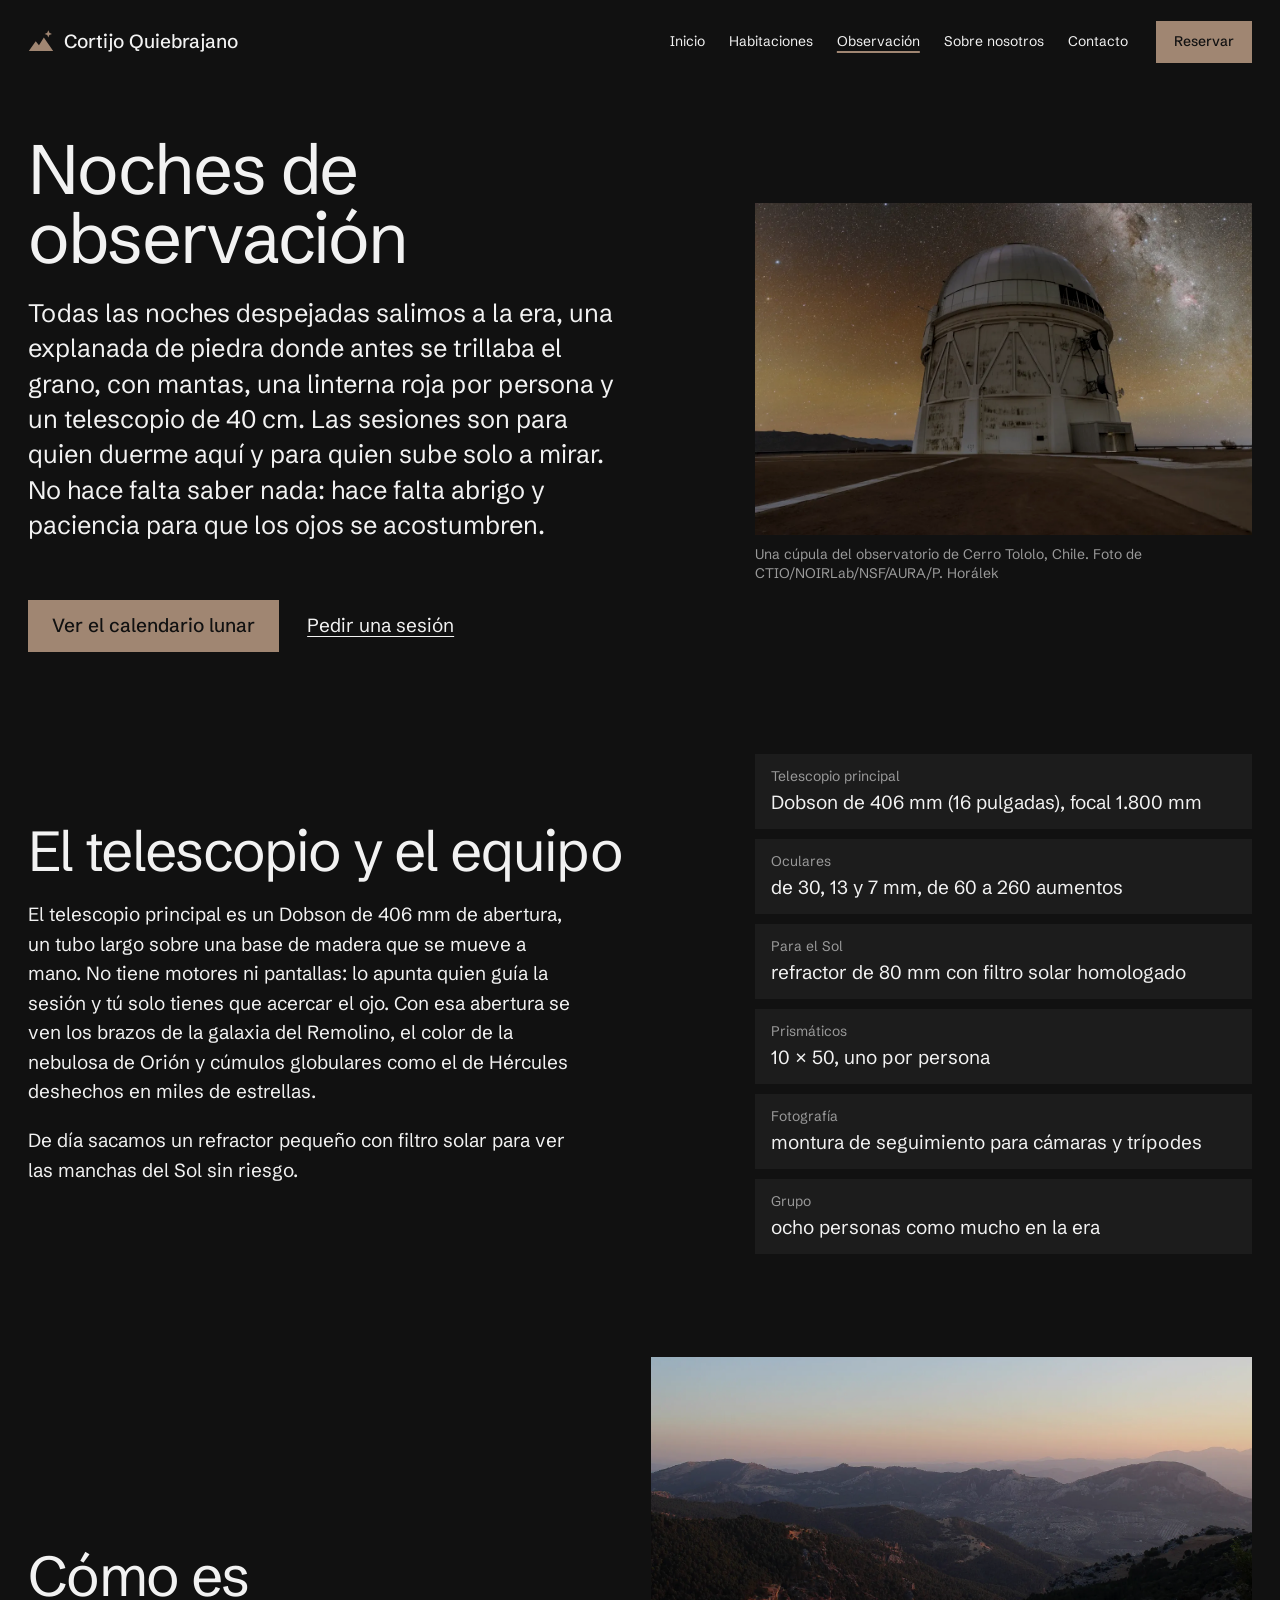
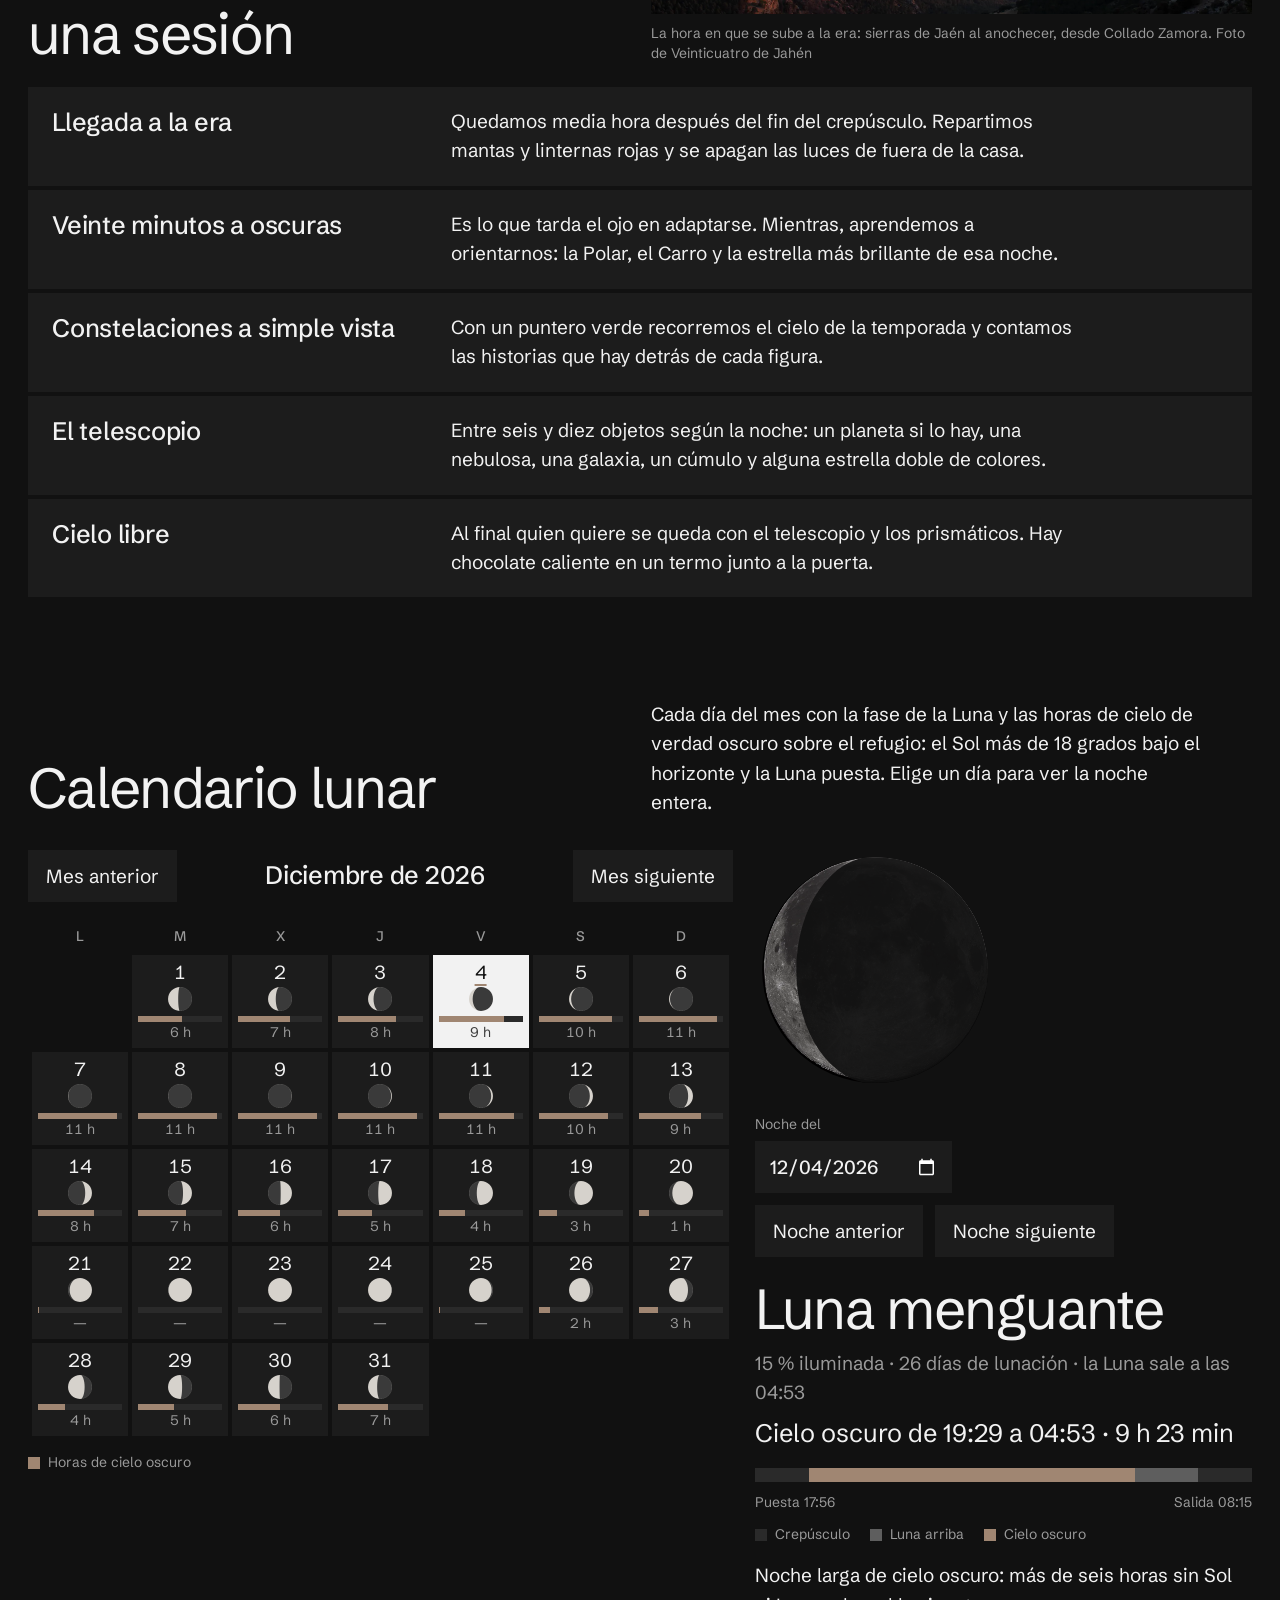
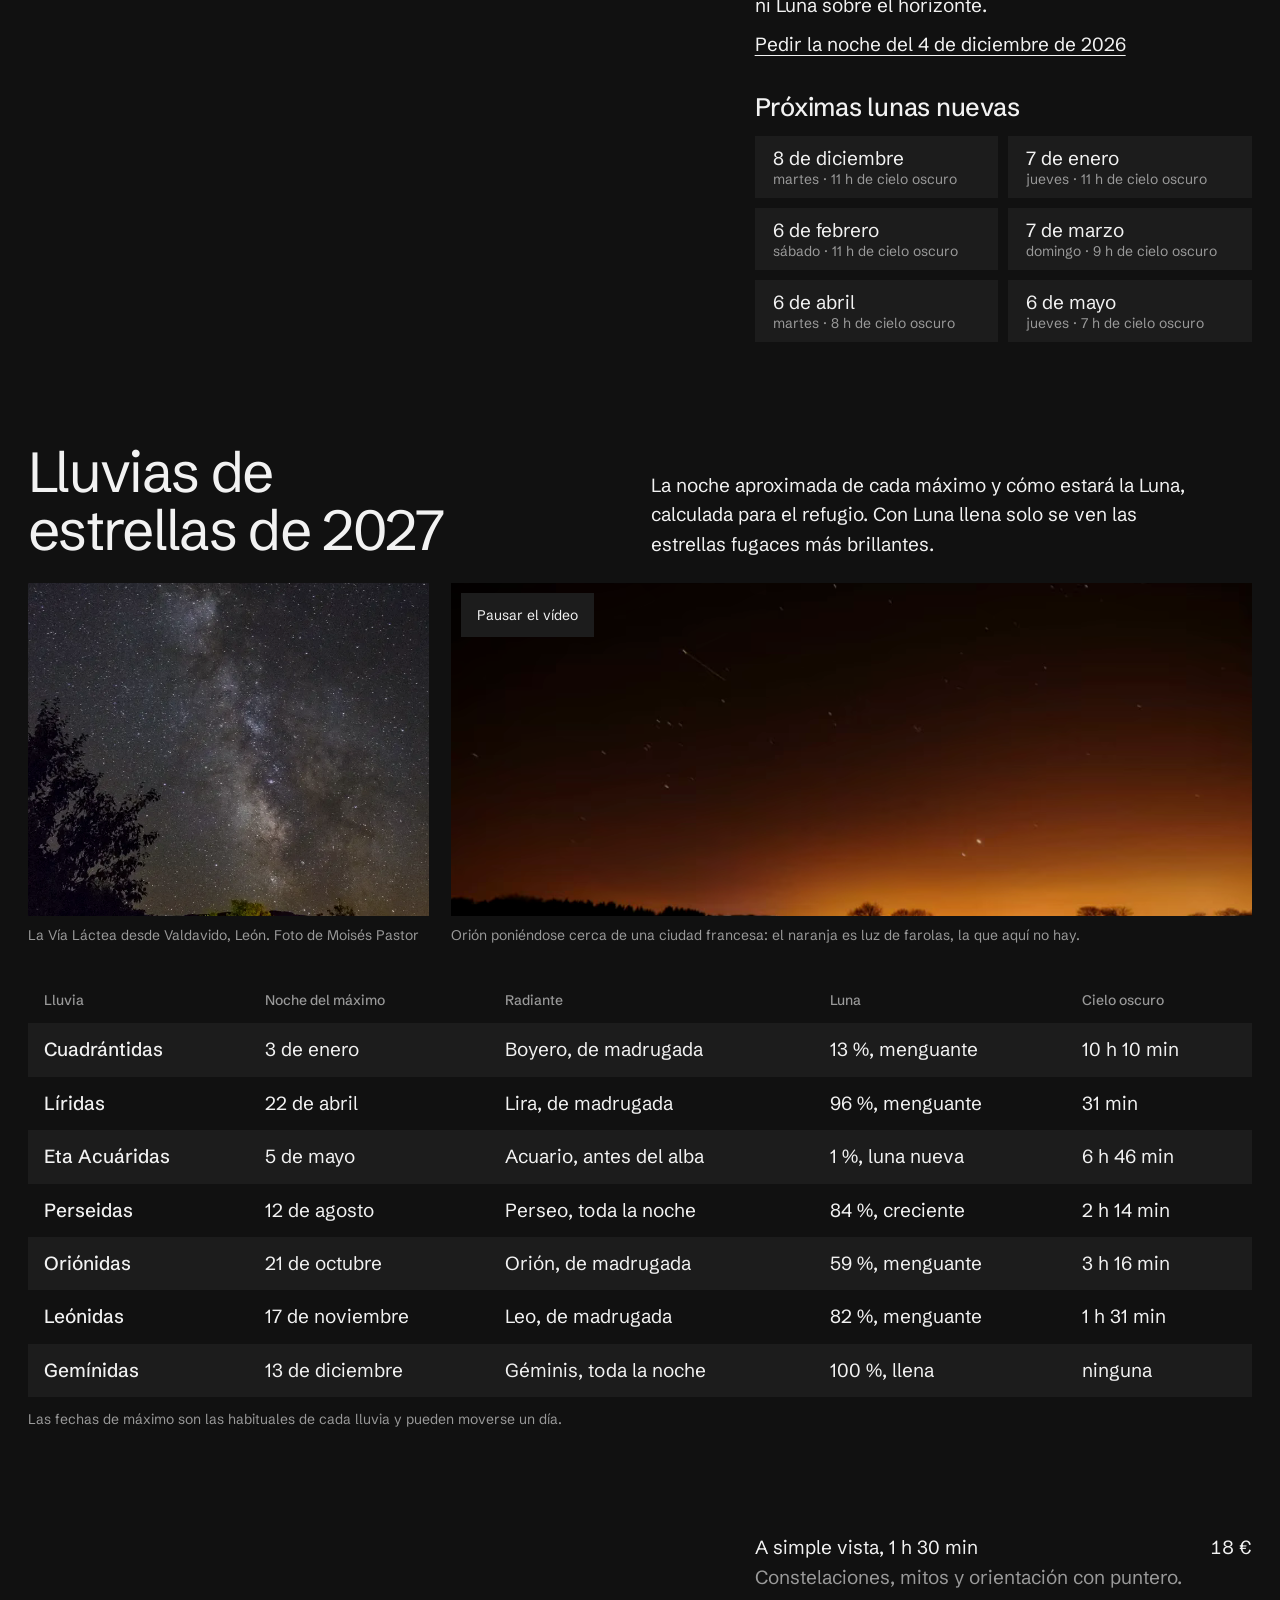
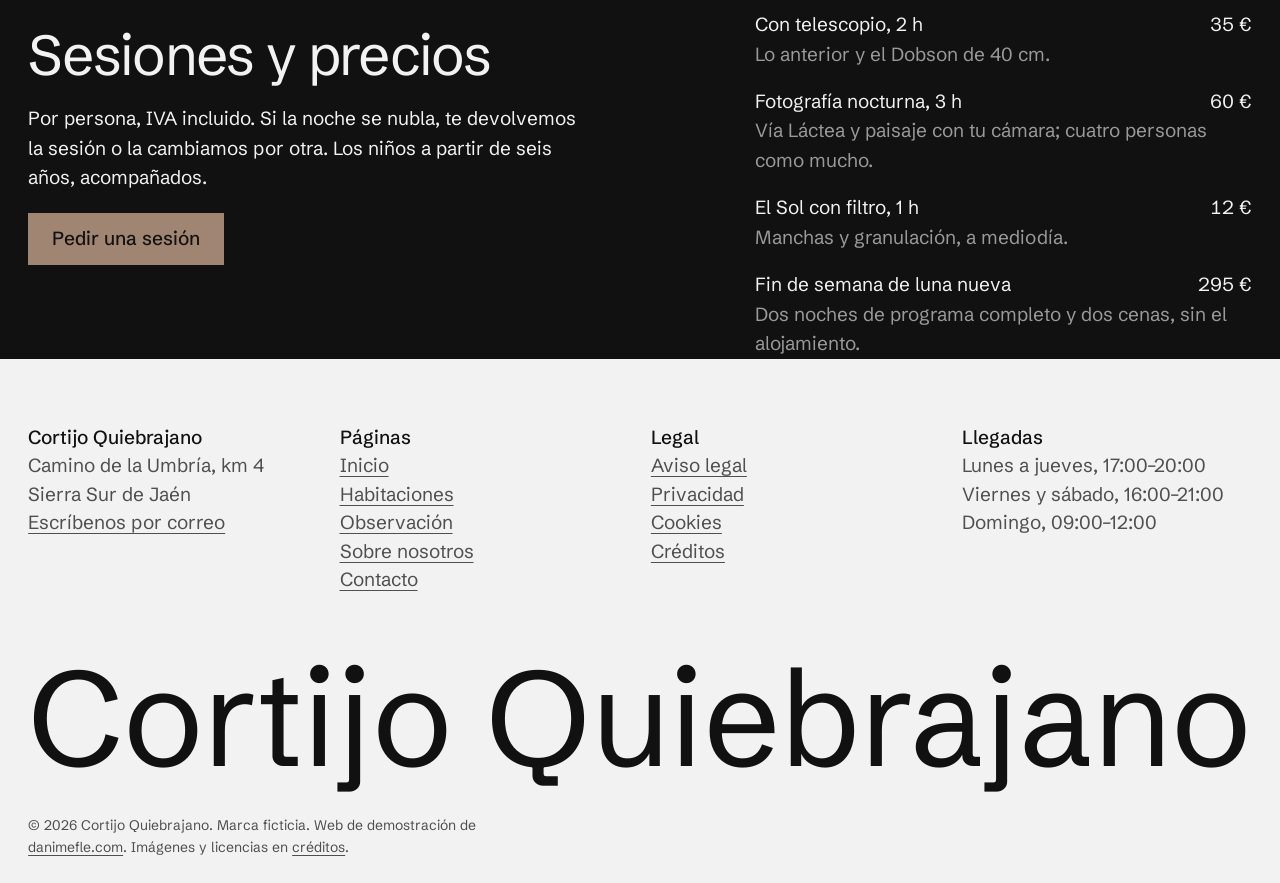
<file: observacion.html>
<!doctype html>
<!--
  observacion.html — Cortijo Quiebrajano (web de demostración, marca ficticia). Observación: el telescopio, cómo es una sesión, el calendario lunar del mes (cosa viva) y las lluvias de estrellas del año.
  observacion.html — Cortijo Quiebrajano (demo site, fictional brand). Observing: the telescope, what a session is like, the month's lunar calendar (live) and the year's meteor showers.
-->
<html lang="es">
<head>
  <meta charset="utf-8">
  <meta name="viewport" content="width=device-width, initial-scale=1">
  <title>Observación y calendario lunar · Cortijo Quiebrajano</title>
  <meta name="description" content="Noches guiadas, el telescopio Dobson de 40 cm y un calendario lunar calculado para la Sierra Sur de Jaén: fase de la Luna y horas de cielo oscuro de cada noche.">
  <meta name="robots" content="noindex, follow">
  <link rel="canonical" href="https://quiebrajano.danimefle.com/observacion">
  <meta name="theme-color" content="#111111">
  <meta property="og:type" content="website">
  <meta property="og:site_name" content="Cortijo Quiebrajano">
  <meta property="og:locale" content="es_ES">
  <meta property="og:title" content="Observación y calendario lunar · Cortijo Quiebrajano">
  <meta property="og:description" content="Noches guiadas, el telescopio Dobson de 40 cm y un calendario lunar calculado para la Sierra Sur de Jaén: fase de la Luna y horas de cielo oscuro de cada noche.">
  <meta property="og:url" content="https://quiebrajano.danimefle.com/observacion">
  <meta property="og:image" content="https://quiebrajano.danimefle.com/assets/og/og-observacion.jpg">
  <meta property="og:image:width" content="1200">
  <meta property="og:image:height" content="630">
  <meta name="twitter:card" content="summary_large_image">
  <meta name="twitter:title" content="Observación y calendario lunar · Cortijo Quiebrajano">
  <meta name="twitter:description" content="Noches guiadas, el telescopio Dobson de 40 cm y un calendario lunar calculado para la Sierra Sur de Jaén: fase de la Luna y horas de cielo oscuro de cada noche.">
  <meta name="twitter:image" content="https://quiebrajano.danimefle.com/assets/og/og-observacion.jpg">
  <link rel="icon" href="assets/favicon.svg" type="image/svg+xml">
  <link rel="icon" href="assets/favicon-32.png" type="image/png" sizes="32x32">
  <link rel="apple-touch-icon" href="assets/apple-touch-icon.png">
  <link rel="manifest" href="site.webmanifest">
  <link rel="preload" href="assets/fonts/schibsted-grotesk-latin.woff2" as="font" type="font/woff2" crossorigin>
  <link rel="stylesheet" href="assets/css/estilo.css">
  <!-- Marca la página con JS antes de pintar / Flags JS before first paint -->
  <script src="assets/js/arranque.js"></script>
  <!-- Analítica sin cookies (Plausible) / Cookie-free analytics (Plausible) -->
  <script defer data-domain="quiebrajano.danimefle.com" src="https://analytics.danimefle.com/js/script.js"></script>
  <script src="assets/js/cielo.js" defer></script>
  <script src="assets/js/pagina.js" defer></script>
</head>
<body class="p-observacion">
  <a class="saltar" href="#contenido">Saltar al contenido</a>
  <header class="cabecera">
    <a class="marca" href="index.html">
      <svg class="marca-signo" viewBox="0 0 32 32" aria-hidden="true" focusable="false"><use href="#signo"></use></svg>
      Cortijo Quiebrajano
    </a>
    <button class="menu-boton" type="button" aria-expanded="false" aria-controls="menu-principal">Menú</button>
    <nav class="menu" id="menu-principal" aria-label="Principal">
      <ul>
        <li><a href="index.html">Inicio</a></li>
        <li><a href="habitaciones.html">Habitaciones</a></li>
        <li><a href="observacion.html" aria-current="page">Observación</a></li>
        <li><a href="sobre-nosotros.html">Sobre nosotros</a></li>
        <li><a href="contacto.html">Contacto</a></li>
      </ul>
      <a class="boton boton--peque" href="contacto.html#formulario">Reservar</a>
    </nav>
  </header>
<main id="contenido" class="pagina" tabindex="-1">
<!-- ========== CABEZA: qué son las noches de observación ==========
       ========== HEAD: what the observing nights are ========== -->
  <section class="cabeza-pagina cabeza-pagina--foto" aria-labelledby="titulo">
    <div class="cabeza-texto">
      <h1 id="titulo">Noches de observación</h1>
      <p class="cabeza-entrada">Todas las noches despejadas salimos a la era, una explanada de piedra donde antes se trillaba el grano, con mantas, una linterna roja por persona y un telescopio de 40&nbsp;cm. Las sesiones son para quien duerme aquí y para quien sube solo a mirar. No hace falta saber nada: hace falta abrigo y paciencia para que los ojos se acostumbren.</p>
      <div class="heroe-acciones">
        <a class="boton" href="#calendario">Ver el calendario lunar</a>
        <a class="enlace" href="contacto.html?habitacion=Solo%20observacion#formulario">Pedir una sesión</a>
      </div>
    </div>
    <figure class="cabeza-foto" data-revela>
      <img src="assets/img/via-lactea-cupula.webp" width="1200" height="800" fetchpriority="high" alt="La Vía Láctea sobre la cúpula de un observatorio">
      <figcaption>Una cúpula del observatorio de Cerro Tololo, Chile. Foto de CTIO/NOIRLab/NSF/AURA/P. Horálek</figcaption>
    </figure>
  </section>

  <!-- ========== EL TELESCOPIO Y EL EQUIPO ==========
       ========== THE TELESCOPE AND THE GEAR ========== -->
  <section class="bloque-dos" aria-labelledby="t-equipo">
    <div>
      <h2 id="t-equipo" data-revela>El telescopio y el equipo</h2>
      <p data-revela>El telescopio principal es un Dobson de 406&nbsp;mm de abertura, un tubo largo sobre una base de madera que se mueve a mano. No tiene motores ni pantallas: lo apunta quien guía la sesión y tú solo tienes que acercar el ojo. Con esa abertura se ven los brazos de la galaxia del Remolino, el color de la nebulosa de Orión y cúmulos globulares como el de Hércules deshechos en miles de estrellas.</p>
      <p data-revela>De día sacamos un refractor pequeño con filtro solar para ver las manchas del Sol sin riesgo.</p>
    </div>
    <dl class="ficha-datos ficha-datos--columna" data-revela>
      <div><dt>Telescopio principal</dt><dd>Dobson de 406 mm (16 pulgadas), focal 1.800 mm</dd></div>
      <div><dt>Oculares</dt><dd>de 30, 13 y 7 mm, de 60 a 260 aumentos</dd></div>
      <div><dt>Para el Sol</dt><dd>refractor de 80 mm con filtro solar homologado</dd></div>
      <div><dt>Prismáticos</dt><dd>10 × 50, uno por persona</dd></div>
      <div><dt>Fotografía</dt><dd>montura de seguimiento para cámaras y trípodes</dd></div>
      <div><dt>Grupo</dt><dd>ocho personas como mucho en la era</dd></div>
    </dl>
  </section>

  <!-- ========== CÓMO ES UNA SESIÓN ==========
       ========== WHAT A SESSION IS LIKE ========== -->
  <section class="sesion" aria-labelledby="t-sesion">
    <div class="sesion-cabeza">
      <h2 id="t-sesion" data-revela>Cómo es una sesión</h2>
      <figure class="sesion-foto" data-revela>
        <img src="assets/img/sierra-quesada.webp" width="1920" height="1280" loading="lazy" alt="Sierras de Jaén al anochecer, con capas de montes azules bajo un cielo naranja pálido">
        <figcaption>La hora en que se sube a la era: sierras de Jaén al anochecer, desde Collado Zamora. Foto de Veinticuatro de Jahén</figcaption>
      </figure>
    </div>
    <ol class="pasos">
      <li data-revela><h3>Llegada a la era</h3><p>Quedamos media hora después del fin del crepúsculo. Repartimos mantas y linternas rojas y se apagan las luces de fuera de la casa.</p></li>
      <li data-revela><h3>Veinte minutos a oscuras</h3><p>Es lo que tarda el ojo en adaptarse. Mientras, aprendemos a orientarnos: la Polar, el Carro y la estrella más brillante de esa noche.</p></li>
      <li data-revela><h3>Constelaciones a simple vista</h3><p>Con un puntero verde recorremos el cielo de la temporada y contamos las historias que hay detrás de cada figura.</p></li>
      <li data-revela><h3>El telescopio</h3><p>Entre seis y diez objetos según la noche: un planeta si lo hay, una nebulosa, una galaxia, un cúmulo y alguna estrella doble de colores.</p></li>
      <li data-revela><h3>Cielo libre</h3><p>Al final quien quiere se queda con el telescopio y los prismáticos. Hay chocolate caliente en un termo junto a la puerta.</p></li>
    </ol>
  </section>

  <!-- ========== CALENDARIO LUNAR: la cosa viva ==========
       ========== LUNAR CALENDAR: the live part ========== -->
  <section class="calendario-sec" id="calendario" aria-labelledby="t-calendario">
    <div class="calendario-cabeza">
      <h2 id="t-calendario" data-revela>Calendario lunar</h2>
      <p data-revela>Cada día del mes con la fase de la Luna y las horas de cielo de verdad oscuro sobre el refugio: el Sol más de 18 grados bajo el horizonte y la Luna puesta. Elige un día para ver la noche entera.</p>
    </div>

    <div class="calendario-ui">
      <div class="calendario" id="calendario-mes" hidden>
        <div class="calendario-barra">
          <button type="button" class="paso" id="cal-antes">Mes anterior</button>
          <h3 class="calendario-titulo" id="cal-titulo" aria-live="polite">Mes</h3>
          <button type="button" class="paso" id="cal-despues">Mes siguiente</button>
        </div>
        <table class="calendario-tabla" aria-labelledby="cal-titulo">
          <thead>
            <tr><th scope="col"><abbr title="lunes">L</abbr></th><th scope="col"><abbr title="martes">M</abbr></th><th scope="col"><abbr title="miércoles">X</abbr></th><th scope="col"><abbr title="jueves">J</abbr></th><th scope="col"><abbr title="viernes">V</abbr></th><th scope="col"><abbr title="sábado">S</abbr></th><th scope="col"><abbr title="domingo">D</abbr></th></tr>
          </thead>
          <tbody id="cal-cuerpo"></tbody>
        </table>
        <ul class="calc-leyenda cal-leyenda" aria-hidden="true">
          <li><i class="l-oscuro"></i>Horas de cielo oscuro</li>
        </ul>
      </div>

      <div class="calendario-detalle">
        <canvas id="luna-lienzo" class="calendario-luna" width="480" height="480" role="img" aria-label="La Luna con la fase de la noche elegida"></canvas>
        <img class="luna-respaldo" src="assets/img/luna.webp" width="900" height="900" loading="lazy" alt="Fotografía de la Luna llena tomada con telescopio">
        <div class="calculador" id="calculador" hidden>
          <div class="calc-controles">
            <label class="calc-fecha">
              <span>Noche del</span>
              <input type="date" id="calc-fecha" required>
            </label>
            <div class="calc-pasos">
              <button type="button" class="paso" id="calc-antes">Noche anterior</button>
              <button type="button" class="paso" id="calc-despues">Noche siguiente</button>
            </div>
          </div>
          <div class="calc-resultado" aria-live="polite">
            <p class="calc-fase" id="calc-fase">Luna nueva</p>
            <p class="calc-detalle" id="calc-detalle"></p>
            <p class="calc-oscuro" id="calc-oscuro"></p>
            <div class="calc-noche" id="calc-noche" aria-hidden="true"></div>
            <div class="calc-horas" aria-hidden="true"><span id="calc-puesta"></span><span id="calc-salida"></span></div>
            <ul class="calc-leyenda" aria-hidden="true">
              <li><i class="l-crep"></i>Crepúsculo</li>
              <li><i class="l-luna"></i>Luna arriba</li>
              <li><i class="l-oscuro"></i>Cielo oscuro</li>
            </ul>
            <p class="calc-veredicto" id="calc-veredicto"></p>
            <a class="enlace" id="calc-pedir" href="contacto.html#formulario">Pedir esta noche</a>
          </div>
        </div>
        <div class="lunas">
          <h3>Próximas lunas nuevas</h3>
          <ul class="lunas-lista" id="lunas-lista">
            <li><span>Noche del 8 de diciembre de 2026</span></li>
            <li><span>Noche del 7 de enero de 2027</span></li>
            <li><span>Noche del 6 de febrero de 2027</span></li>
            <li><span>Noche del 7 de marzo de 2027</span></li>
            <li><span>Noche del 6 de abril de 2027</span></li>
            <li><span>Noche del 6 de mayo de 2027</span></li>
          </ul>
        </div>
      </div>
    </div>
  </section>

  <!-- ========== LLUVIAS DE ESTRELLAS DE 2027 ==========
       ========== 2027 METEOR SHOWERS ========== -->
  <section class="lluvias" aria-labelledby="t-lluvias">
    <div class="lluvias-cabeza">
      <h2 id="t-lluvias" data-revela>Lluvias de estrellas de 2027</h2>
      <p data-revela>La noche aproximada de cada máximo y cómo estará la Luna, calculada para el refugio. Con Luna llena solo se ven las estrellas fugaces más brillantes.</p>
    </div>
    <div class="lluvias-fotos">
      <figure data-revela>
        <img src="assets/img/via-lactea-valdavido.webp" width="720" height="960" loading="lazy" alt="La Vía Láctea en vertical sobre la silueta de un monte, fotografiada en Valdavido, León">
        <figcaption>La Vía Láctea desde Valdavido, León. Foto de Moisés Pastor</figcaption>
      </figure>
      <figure data-revela>
        <video muted loop playsinline preload="metadata" poster="assets/video/orion-resplandor-poster.webp" width="732" height="366" aria-hidden="true">
          <source src="assets/video/orion-resplandor.webm" type="video/webm">
        </video>
        <figcaption>Orión poniéndose cerca de una ciudad francesa: el naranja es luz de farolas, la que aquí no hay.</figcaption>
      </figure>
    </div>
    <table role="table" class="tabla-lluvias" data-revela>
      <caption class="oculto">Lluvias de estrellas de 2027, con la noche del máximo y la Luna</caption>
      <thead role="rowgroup">
        <tr role="row"><th role="columnheader" scope="col">Lluvia</th><th role="columnheader" scope="col">Noche del máximo</th><th role="columnheader" scope="col">Radiante</th><th role="columnheader" scope="col">Luna</th><th role="columnheader" scope="col">Cielo oscuro</th></tr>
      </thead>
      <tbody role="rowgroup">
        <tr role="row"><th role="rowheader" scope="row">Cuadrántidas</th><td role="cell" data-etiqueta="Noche del máximo">3 de enero</td><td role="cell" data-etiqueta="Radiante">Boyero, de madrugada</td><td role="cell" data-etiqueta="Luna">13 %, menguante</td><td role="cell" data-etiqueta="Cielo oscuro">10 h 10 min</td></tr>
        <tr role="row"><th role="rowheader" scope="row">Líridas</th><td role="cell" data-etiqueta="Noche del máximo">22 de abril</td><td role="cell" data-etiqueta="Radiante">Lira, de madrugada</td><td role="cell" data-etiqueta="Luna">96 %, menguante</td><td role="cell" data-etiqueta="Cielo oscuro">31 min</td></tr>
        <tr role="row"><th role="rowheader" scope="row">Eta Acuáridas</th><td role="cell" data-etiqueta="Noche del máximo">5 de mayo</td><td role="cell" data-etiqueta="Radiante">Acuario, antes del alba</td><td role="cell" data-etiqueta="Luna">1 %, luna nueva</td><td role="cell" data-etiqueta="Cielo oscuro">6 h 46 min</td></tr>
        <tr role="row"><th role="rowheader" scope="row">Perseidas</th><td role="cell" data-etiqueta="Noche del máximo">12 de agosto</td><td role="cell" data-etiqueta="Radiante">Perseo, toda la noche</td><td role="cell" data-etiqueta="Luna">84 %, creciente</td><td role="cell" data-etiqueta="Cielo oscuro">2 h 14 min</td></tr>
        <tr role="row"><th role="rowheader" scope="row">Oriónidas</th><td role="cell" data-etiqueta="Noche del máximo">21 de octubre</td><td role="cell" data-etiqueta="Radiante">Orión, de madrugada</td><td role="cell" data-etiqueta="Luna">59 %, menguante</td><td role="cell" data-etiqueta="Cielo oscuro">3 h 16 min</td></tr>
        <tr role="row"><th role="rowheader" scope="row">Leónidas</th><td role="cell" data-etiqueta="Noche del máximo">17 de noviembre</td><td role="cell" data-etiqueta="Radiante">Leo, de madrugada</td><td role="cell" data-etiqueta="Luna">82 %, menguante</td><td role="cell" data-etiqueta="Cielo oscuro">1 h 31 min</td></tr>
        <tr role="row"><th role="rowheader" scope="row">Gemínidas</th><td role="cell" data-etiqueta="Noche del máximo">13 de diciembre</td><td role="cell" data-etiqueta="Radiante">Géminis, toda la noche</td><td role="cell" data-etiqueta="Luna">100 %, llena</td><td role="cell" data-etiqueta="Cielo oscuro">ninguna</td></tr>
      </tbody>
    </table>
    <p class="nota-tabla" data-revela>Las fechas de máximo son las habituales de cada lluvia y pueden moverse un día.</p>
  </section>

  <!-- ========== SESIONES Y PRECIOS ==========
       ========== SESSIONS AND PRICES ========== -->
  <section class="bloque-dos bloque-dos--precios" aria-labelledby="t-sesiones">
    <div>
      <h2 id="t-sesiones" data-revela>Sesiones y precios</h2>
      <p data-revela>Por persona, IVA incluido. Si la noche se nubla, te devolvemos la sesión o la cambiamos por otra. Los niños a partir de seis años, acompañados.</p>
      <a class="boton" href="contacto.html?habitacion=Solo%20observacion#formulario" data-revela>Pedir una sesión</a>
    </div>
    <ul class="carta-simple" data-revela>
      <li><div class="carta-fila"><span>A simple vista, 1 h 30 min</span><span>18 €</span></div><p>Constelaciones, mitos y orientación con puntero.</p></li>
      <li><div class="carta-fila"><span>Con telescopio, 2 h</span><span>35 €</span></div><p>Lo anterior y el Dobson de 40 cm.</p></li>
      <li><div class="carta-fila"><span>Fotografía nocturna, 3 h</span><span>60 €</span></div><p>Vía Láctea y paisaje con tu cámara; cuatro personas como mucho.</p></li>
      <li><div class="carta-fila"><span>El Sol con filtro, 1 h</span><span>12 €</span></div><p>Manchas y granulación, a mediodía.</p></li>
      <li><div class="carta-fila"><span>Fin de semana de luna nueva</span><span>295 €</span></div><p>Dos noches de programa completo y dos cenas, sin el alojamiento.</p></li>
    </ul>
  </section>
</main>

<!-- ========== PIE: columnas arriba, el nombre abajo ==========
     ========== FOOTER: columns above, wordmark below ========== -->
<footer class="pie">
  <div class="pie-columnas">
    <div>
      <p class="pie-primera">Cortijo Quiebrajano</p>
      <p>Camino de la Umbría, km 4</p>
      <p>Sierra Sur de Jaén</p>
      <a href="mailto:reservas@quiebrajano.example">Escríbenos por correo</a>
    </div>
    <nav aria-label="Páginas">
      <p class="pie-primera">Páginas</p>
      <a href="index.html">Inicio</a>
      <a href="habitaciones.html">Habitaciones</a>
      <a href="observacion.html">Observación</a>
      <a href="sobre-nosotros.html">Sobre nosotros</a>
      <a href="contacto.html">Contacto</a>
    </nav>
    <nav aria-label="Legal">
      <p class="pie-primera">Legal</p>
      <a href="aviso-legal.html">Aviso legal</a>
      <a href="privacidad.html">Privacidad</a>
      <a href="cookies.html">Cookies</a>
      <a href="creditos.html">Créditos</a>
    </nav>
    <div>
      <p class="pie-primera">Llegadas</p>
      <p>Lunes a jueves, 17:00–20:00</p>
      <p>Viernes y sábado, 16:00–21:00</p>
      <p>Domingo, 09:00–12:00</p>
    </div>
  </div>

  <svg class="pie-marca" viewBox="0 0 1000 116" role="img" aria-label="Cortijo Quiebrajano">
    <text x="0" y="88" textLength="1000" lengthAdjust="spacingAndGlyphs">Cortijo Quiebrajano</text>
  </svg>
  <p class="pie-legal">© 2026 Cortijo Quiebrajano. Marca ficticia. Web de demostración de <a href="https://danimefle.com">danimefle.com</a>. Imágenes y licencias en <a href="creditos.html">créditos</a>.</p>
</footer>

<!-- Símbolos compartidos / Shared symbols -->
<svg width="0" height="0" class="oculto" aria-hidden="true" focusable="false">
  <symbol id="signo" viewBox="0 0 32 32">
    <path d="M1 27 L9.5 15 L13.5 20 L19.5 10.5 L31 27 Z"/><path d="M25 1.5 L26.3 4.7 L29.5 6 L26.3 7.3 L25 10.5 L23.7 7.3 L20.5 6 L23.7 4.7 Z"/>
  </symbol>
</svg>
</body>
</html>
</file>
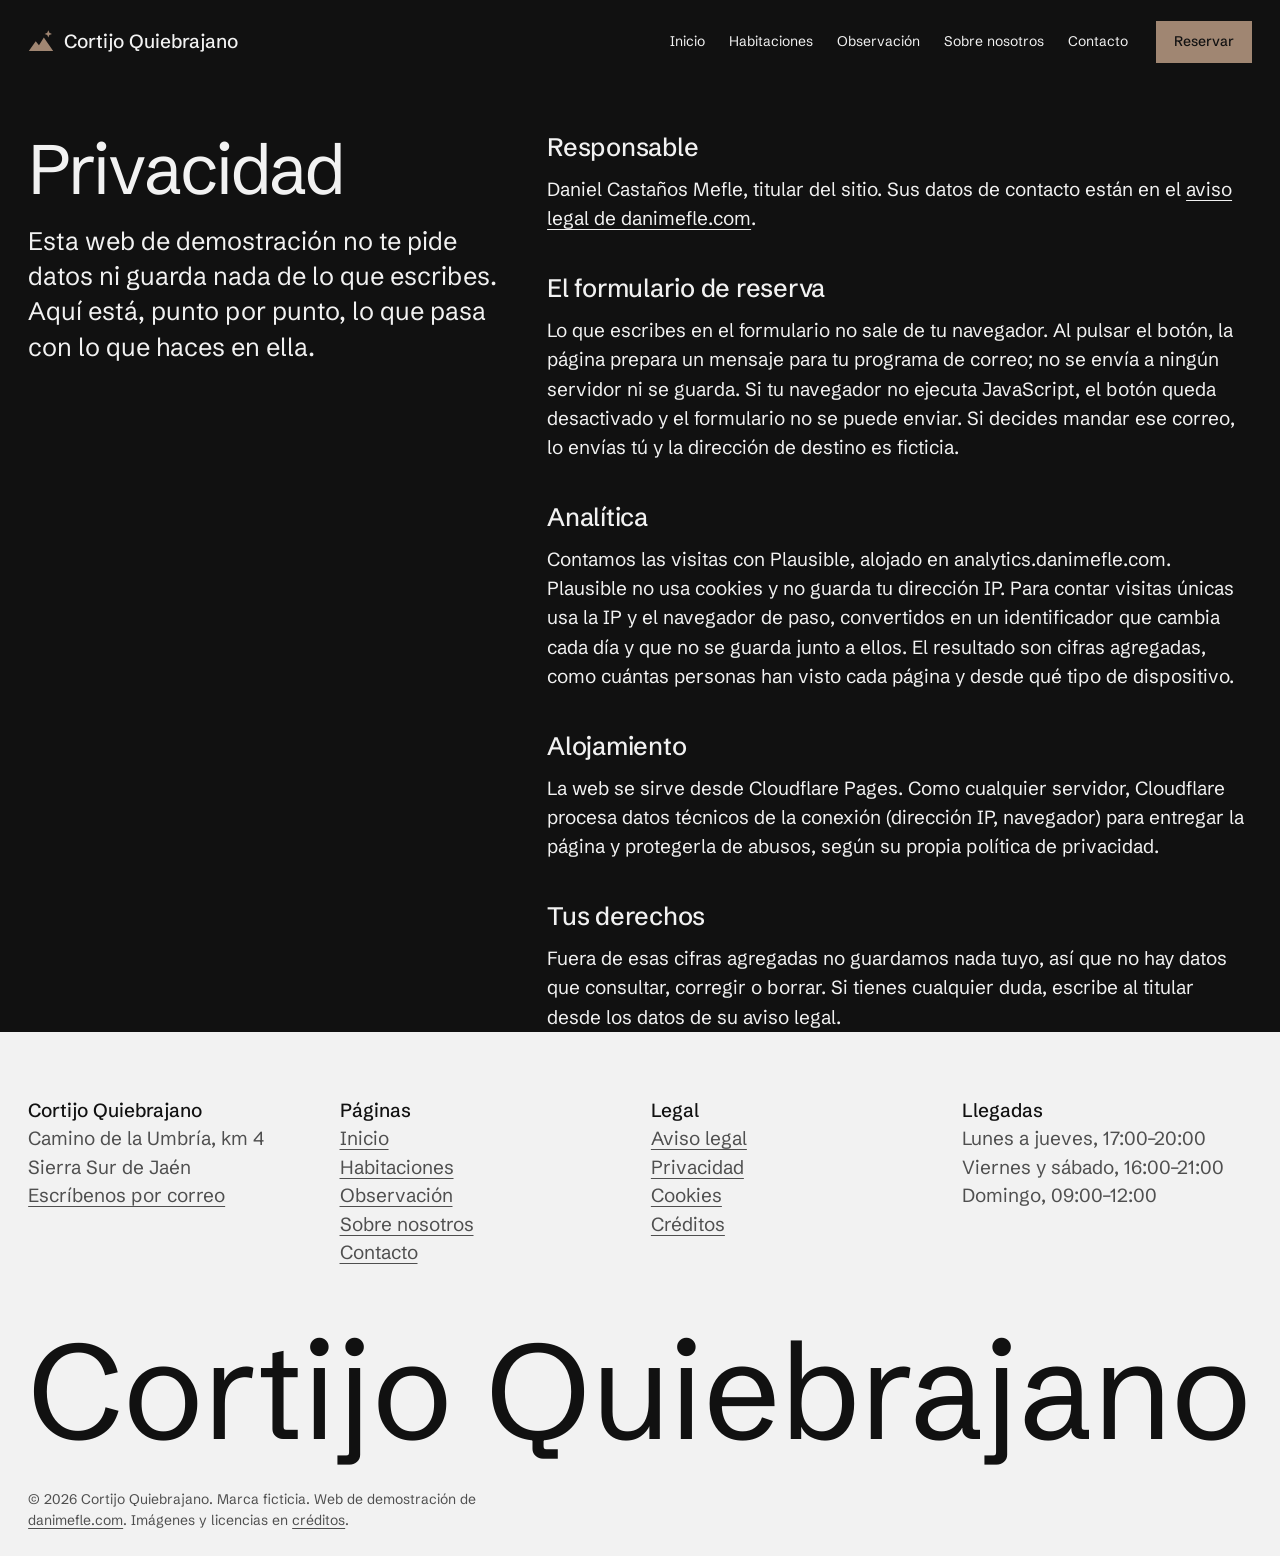
<file: privacidad.html>
<!doctype html>
<!--
  privacidad.html — Cortijo Quiebrajano (web de demostración, marca ficticia). Política de privacidad.
  privacidad.html — Cortijo Quiebrajano (demo site, fictional brand). Privacy policy.
-->
<html lang="es">
<head>
  <meta charset="utf-8">
  <meta name="viewport" content="width=device-width, initial-scale=1">
  <title>Privacidad · Cortijo Quiebrajano</title>
  <meta name="description" content="Política de privacidad de esta web de demostración: el formulario no envía nada y la analítica no usa cookies.">
  <meta name="robots" content="noindex, follow">
  <link rel="canonical" href="https://quiebrajano.danimefle.com/privacidad">
  <meta name="theme-color" content="#111111">
  <meta property="og:type" content="website">
  <meta property="og:site_name" content="Cortijo Quiebrajano">
  <meta property="og:locale" content="es_ES">
  <meta property="og:title" content="Privacidad · Cortijo Quiebrajano">
  <meta property="og:description" content="Política de privacidad de esta web de demostración: el formulario no envía nada y la analítica no usa cookies.">
  <meta property="og:url" content="https://quiebrajano.danimefle.com/privacidad">
  <meta property="og:image" content="https://quiebrajano.danimefle.com/assets/og/og-sierra.jpg">
  <meta property="og:image:width" content="1200">
  <meta property="og:image:height" content="630">
  <meta name="twitter:card" content="summary_large_image">
  <meta name="twitter:title" content="Privacidad · Cortijo Quiebrajano">
  <meta name="twitter:description" content="Política de privacidad de esta web de demostración: el formulario no envía nada y la analítica no usa cookies.">
  <meta name="twitter:image" content="https://quiebrajano.danimefle.com/assets/og/og-sierra.jpg">
  <link rel="icon" href="assets/favicon.svg" type="image/svg+xml">
  <link rel="icon" href="assets/favicon-32.png" type="image/png" sizes="32x32">
  <link rel="apple-touch-icon" href="assets/apple-touch-icon.png">
  <link rel="manifest" href="site.webmanifest">
  <link rel="preload" href="assets/fonts/schibsted-grotesk-latin.woff2" as="font" type="font/woff2" crossorigin>
  <link rel="stylesheet" href="assets/css/estilo.css">
  <!-- Marca la página con JS antes de pintar / Flags JS before first paint -->
  <script src="assets/js/arranque.js"></script>
  <!-- Analítica sin cookies (Plausible) / Cookie-free analytics (Plausible) -->
  <script defer data-domain="quiebrajano.danimefle.com" src="https://analytics.danimefle.com/js/script.js"></script>
  <script src="assets/js/pagina.js" defer></script>
</head>
<body class="p-privacidad">
  <a class="saltar" href="#contenido">Saltar al contenido</a>
  <header class="cabecera">
    <a class="marca" href="index.html">
      <svg class="marca-signo" viewBox="0 0 32 32" aria-hidden="true" focusable="false"><use href="#signo"></use></svg>
      Cortijo Quiebrajano
    </a>
    <button class="menu-boton" type="button" aria-expanded="false" aria-controls="menu-principal">Menú</button>
    <nav class="menu" id="menu-principal" aria-label="Principal">
      <ul>
        <li><a href="index.html">Inicio</a></li>
        <li><a href="habitaciones.html">Habitaciones</a></li>
        <li><a href="observacion.html">Observación</a></li>
        <li><a href="sobre-nosotros.html">Sobre nosotros</a></li>
        <li><a href="contacto.html">Contacto</a></li>
      </ul>
      <a class="boton boton--peque" href="contacto.html#formulario">Reservar</a>
    </nav>
  </header>
<main id="contenido" class="pagina" tabindex="-1">
<!-- ========== PRIVACIDAD ==========
       ========== PRIVACY ========== -->
  <article class="legal" aria-labelledby="titulo">
    <header class="legal-cabeza">
    <h1 id="titulo">Privacidad</h1>
    <p class="cabeza-entrada">Esta web de demostración no te pide datos ni guarda nada de lo que escribes. Aquí está, punto por punto, lo que pasa con lo que haces en ella.</p>
    </header>
    <div class="legal-cuerpo">

    <h2>Responsable</h2>
    <p>Daniel Castaños Mefle, titular del sitio. Sus datos de contacto están en el <a class="enlace" href="https://danimefle.com/aviso-legal">aviso legal de danimefle.com</a>.</p>

    <h2>El formulario de reserva</h2>
    <p>Lo que escribes en el formulario no sale de tu navegador. Al pulsar el botón, la página prepara un mensaje para tu programa de correo; no se envía a ningún servidor ni se guarda. Si tu navegador no ejecuta JavaScript, el botón queda desactivado y el formulario no se puede enviar. Si decides mandar ese correo, lo envías tú y la dirección de destino es ficticia.</p>

    <h2>Analítica</h2>
    <p>Contamos las visitas con Plausible, alojado en analytics.danimefle.com. Plausible no usa cookies y no guarda tu dirección IP. Para contar visitas únicas usa la IP y el navegador de paso, convertidos en un identificador que cambia cada día y que no se guarda junto a ellos. El resultado son cifras agregadas, como cuántas personas han visto cada página y desde qué tipo de dispositivo.</p>

    <h2>Alojamiento</h2>
    <p>La web se sirve desde Cloudflare Pages. Como cualquier servidor, Cloudflare procesa datos técnicos de la conexión (dirección IP, navegador) para entregar la página y protegerla de abusos, según su propia política de privacidad.</p>

    <h2>Tus derechos</h2>
    <p>Fuera de esas cifras agregadas no guardamos nada tuyo, así que no hay datos que consultar, corregir o borrar. Si tienes cualquier duda, escribe al titular desde los datos de su aviso legal.</p>
    </div>
  </article>
</main>

<!-- ========== PIE: columnas arriba, el nombre abajo ==========
     ========== FOOTER: columns above, wordmark below ========== -->
<footer class="pie">
  <div class="pie-columnas">
    <div>
      <p class="pie-primera">Cortijo Quiebrajano</p>
      <p>Camino de la Umbría, km 4</p>
      <p>Sierra Sur de Jaén</p>
      <a href="mailto:reservas@quiebrajano.example">Escríbenos por correo</a>
    </div>
    <nav aria-label="Páginas">
      <p class="pie-primera">Páginas</p>
      <a href="index.html">Inicio</a>
      <a href="habitaciones.html">Habitaciones</a>
      <a href="observacion.html">Observación</a>
      <a href="sobre-nosotros.html">Sobre nosotros</a>
      <a href="contacto.html">Contacto</a>
    </nav>
    <nav aria-label="Legal">
      <p class="pie-primera">Legal</p>
      <a href="aviso-legal.html">Aviso legal</a>
      <a href="privacidad.html">Privacidad</a>
      <a href="cookies.html">Cookies</a>
      <a href="creditos.html">Créditos</a>
    </nav>
    <div>
      <p class="pie-primera">Llegadas</p>
      <p>Lunes a jueves, 17:00–20:00</p>
      <p>Viernes y sábado, 16:00–21:00</p>
      <p>Domingo, 09:00–12:00</p>
    </div>
  </div>

  <svg class="pie-marca" viewBox="0 0 1000 116" role="img" aria-label="Cortijo Quiebrajano">
    <text x="0" y="88" textLength="1000" lengthAdjust="spacingAndGlyphs">Cortijo Quiebrajano</text>
  </svg>
  <p class="pie-legal">© 2026 Cortijo Quiebrajano. Marca ficticia. Web de demostración de <a href="https://danimefle.com">danimefle.com</a>. Imágenes y licencias en <a href="creditos.html">créditos</a>.</p>
</footer>

<!-- Símbolos compartidos / Shared symbols -->
<svg width="0" height="0" class="oculto" aria-hidden="true" focusable="false">
  <symbol id="signo" viewBox="0 0 32 32">
    <path d="M1 27 L9.5 15 L13.5 20 L19.5 10.5 L31 27 Z"/><path d="M25 1.5 L26.3 4.7 L29.5 6 L26.3 7.3 L25 10.5 L23.7 7.3 L20.5 6 L23.7 4.7 Z"/>
  </symbol>
</svg>
</body>
</html>
</file>
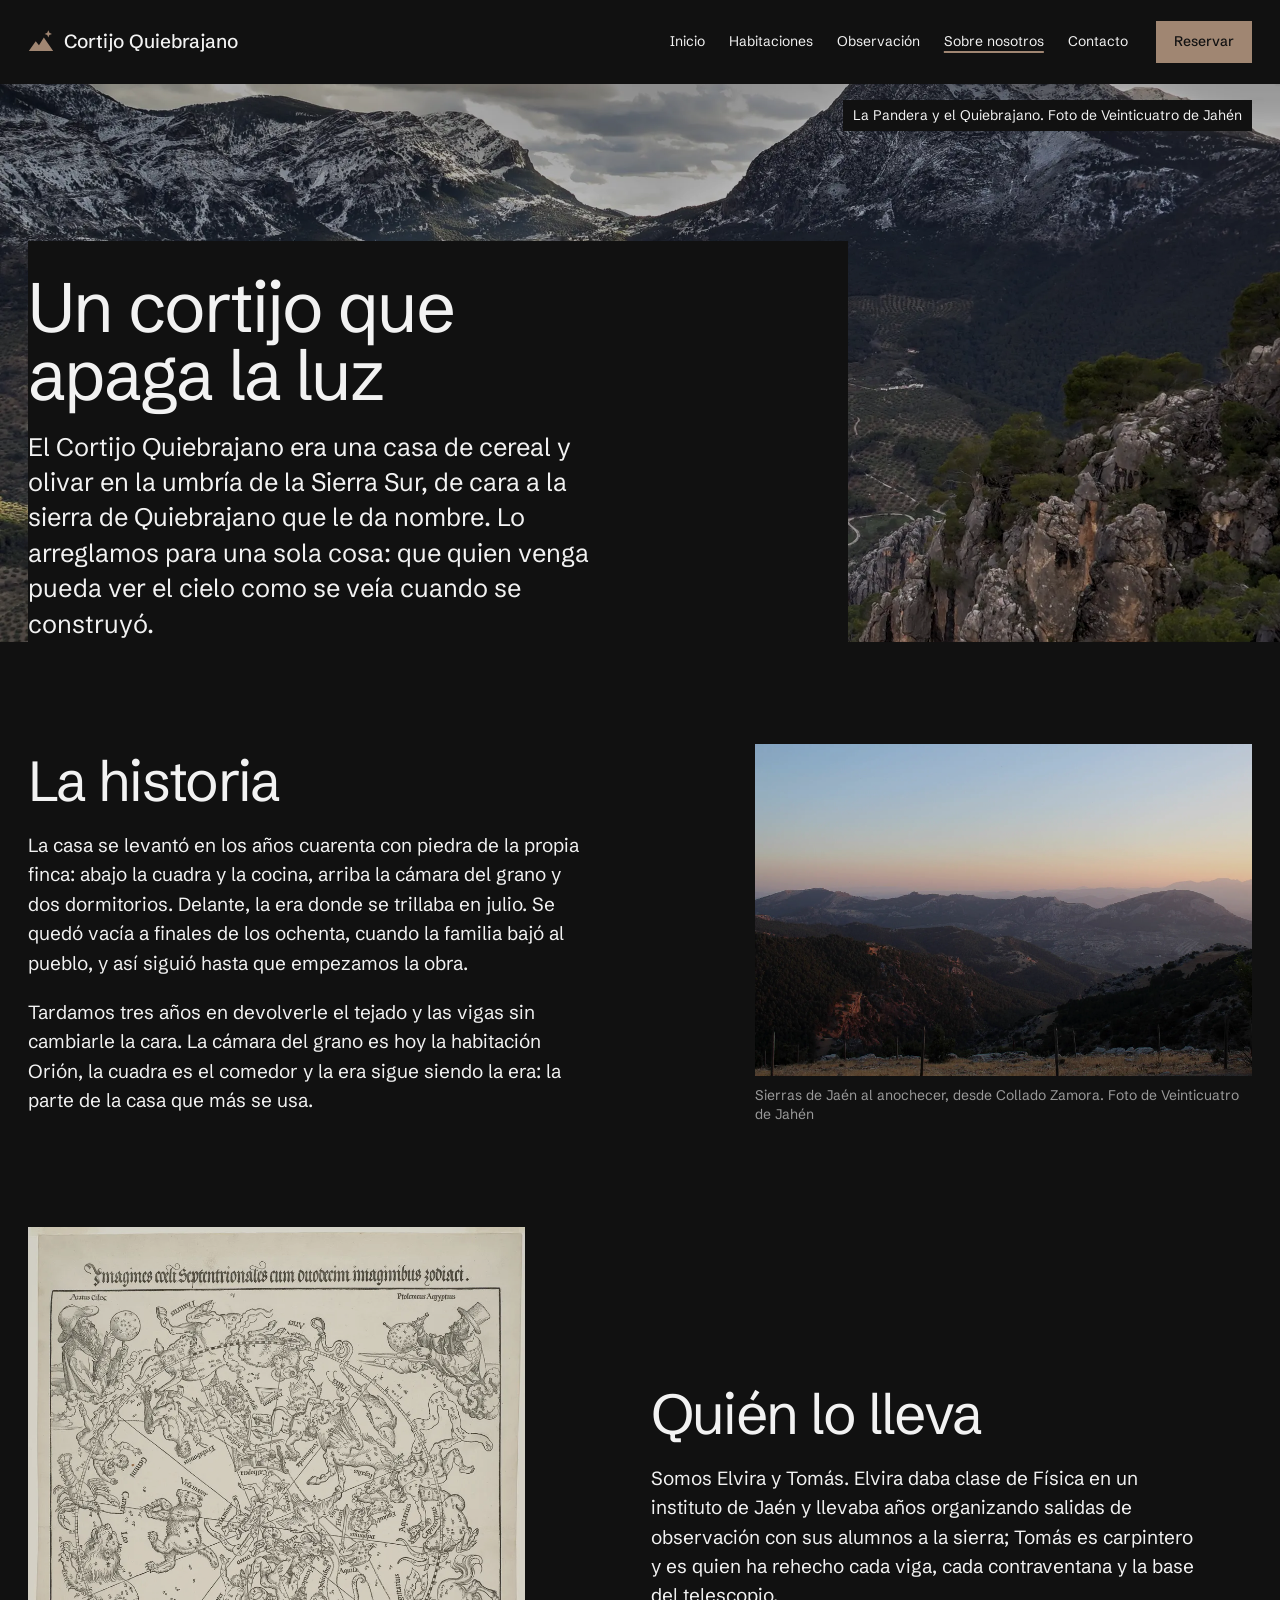
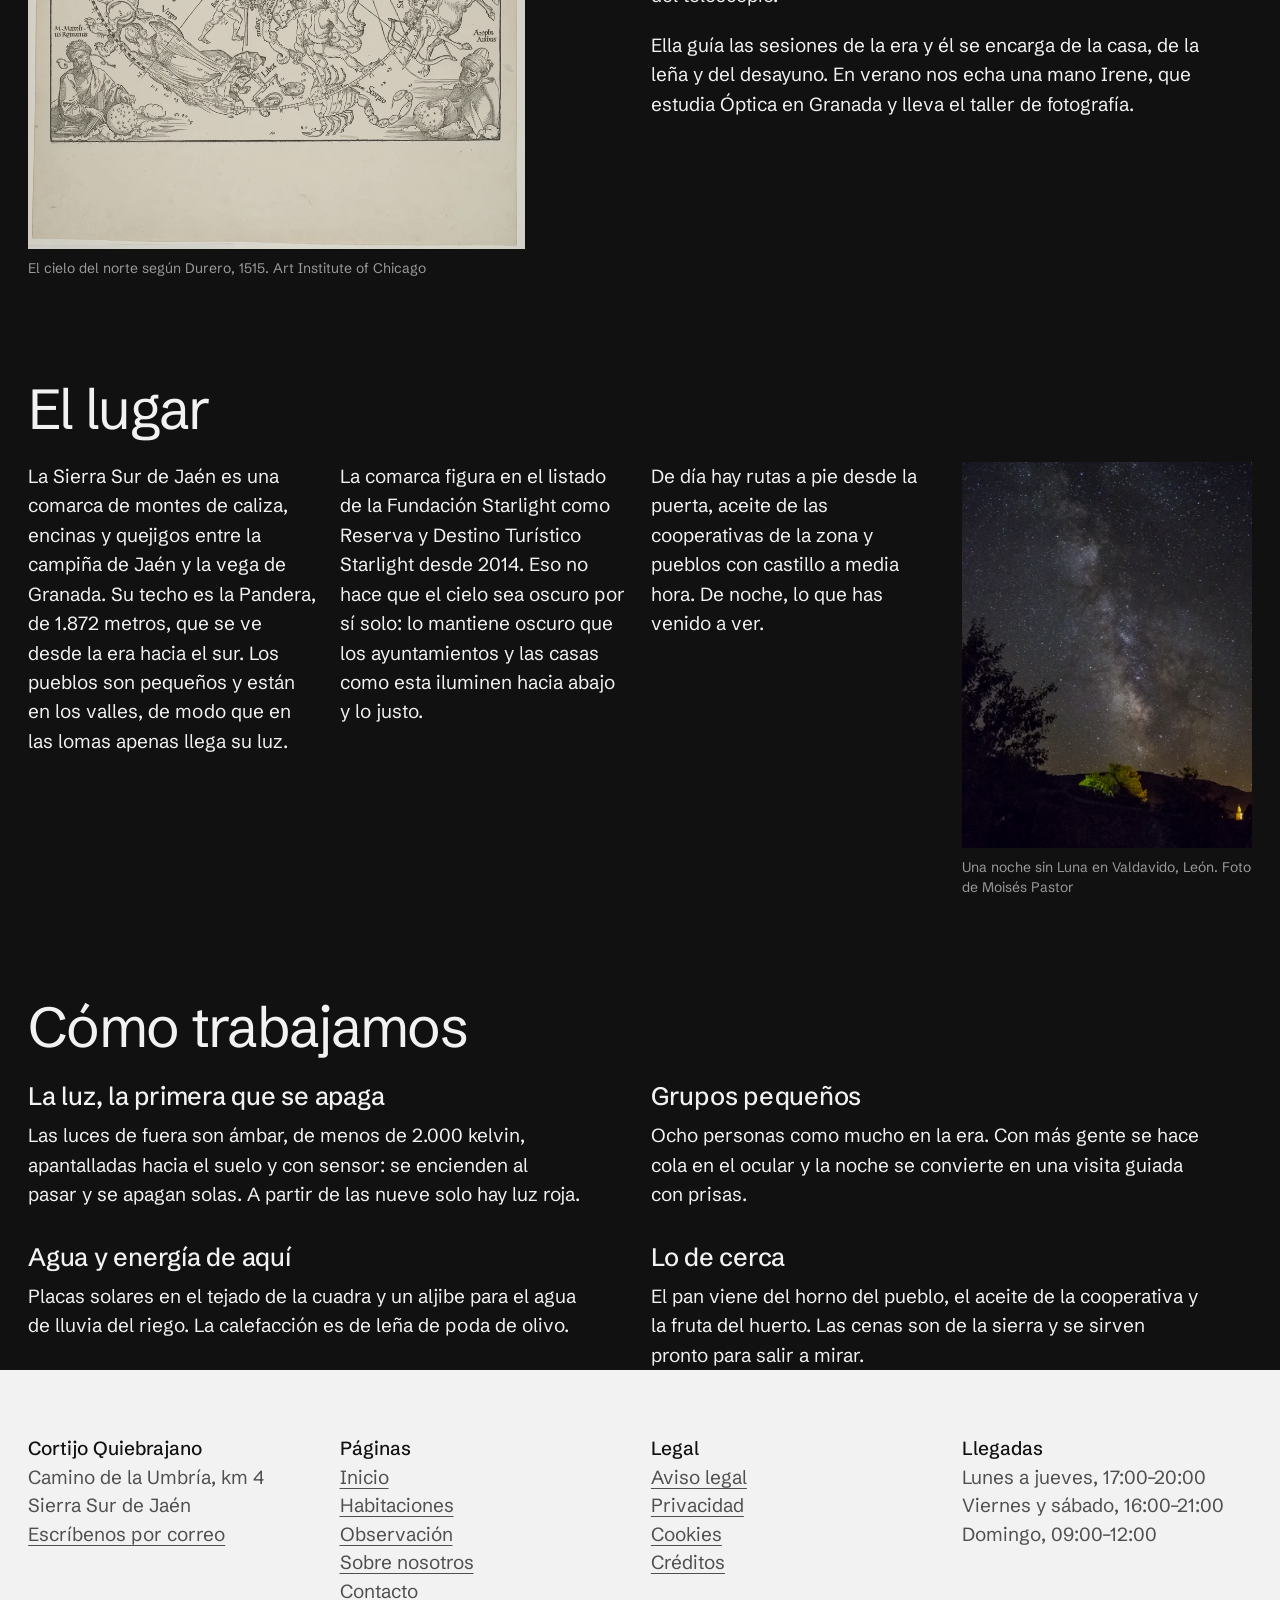
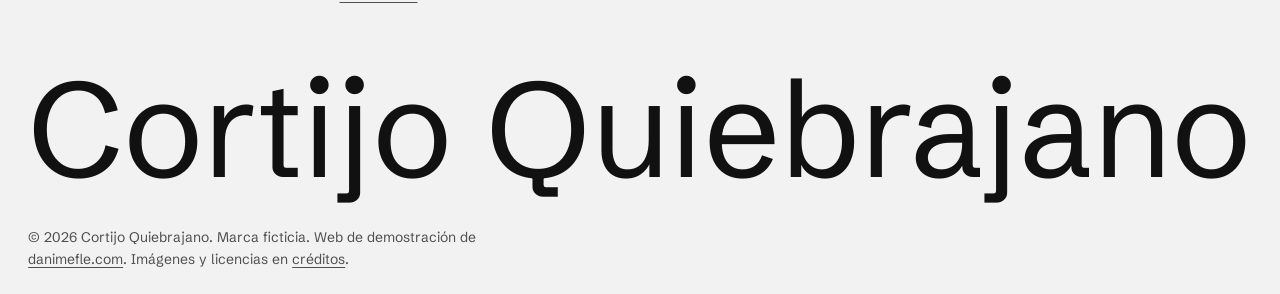
<file: sobre-nosotros.html>
<!doctype html>
<!--
  sobre-nosotros.html — Cortijo Quiebrajano (web de demostración, marca ficticia). Sobre nosotros: historia del cortijo, quién lo lleva, el lugar y los valores.
  sobre-nosotros.html — Cortijo Quiebrajano (demo site, fictional brand). About: the farmhouse's story, who runs it, the place and the values.
-->
<html lang="es">
<head>
  <meta charset="utf-8">
  <meta name="viewport" content="width=device-width, initial-scale=1">
  <title>Sobre nosotros · Cortijo Quiebrajano</title>
  <meta name="description" content="La historia del cortijo, quién lo lleva, la Sierra Sur de Jaén y cómo apagamos la luz para que se vea el cielo.">
  <meta name="robots" content="noindex, follow">
  <link rel="canonical" href="https://quiebrajano.danimefle.com/sobre-nosotros">
  <meta name="theme-color" content="#111111">
  <meta property="og:type" content="website">
  <meta property="og:site_name" content="Cortijo Quiebrajano">
  <meta property="og:locale" content="es_ES">
  <meta property="og:title" content="Sobre nosotros · Cortijo Quiebrajano">
  <meta property="og:description" content="La historia del cortijo, quién lo lleva, la Sierra Sur de Jaén y cómo apagamos la luz para que se vea el cielo.">
  <meta property="og:url" content="https://quiebrajano.danimefle.com/sobre-nosotros">
  <meta property="og:image" content="https://quiebrajano.danimefle.com/assets/og/og-sierra.jpg">
  <meta property="og:image:width" content="1200">
  <meta property="og:image:height" content="630">
  <meta name="twitter:card" content="summary_large_image">
  <meta name="twitter:title" content="Sobre nosotros · Cortijo Quiebrajano">
  <meta name="twitter:description" content="La historia del cortijo, quién lo lleva, la Sierra Sur de Jaén y cómo apagamos la luz para que se vea el cielo.">
  <meta name="twitter:image" content="https://quiebrajano.danimefle.com/assets/og/og-sierra.jpg">
  <link rel="icon" href="assets/favicon.svg" type="image/svg+xml">
  <link rel="icon" href="assets/favicon-32.png" type="image/png" sizes="32x32">
  <link rel="apple-touch-icon" href="assets/apple-touch-icon.png">
  <link rel="manifest" href="site.webmanifest">
  <link rel="preload" href="assets/fonts/schibsted-grotesk-latin.woff2" as="font" type="font/woff2" crossorigin>
  <link rel="stylesheet" href="assets/css/estilo.css">
  <!-- Marca la página con JS antes de pintar / Flags JS before first paint -->
  <script src="assets/js/arranque.js"></script>
  <!-- Analítica sin cookies (Plausible) / Cookie-free analytics (Plausible) -->
  <script defer data-domain="quiebrajano.danimefle.com" src="https://analytics.danimefle.com/js/script.js"></script>
  <script src="assets/js/pagina.js" defer></script>
</head>
<body class="p-sobre">
  <a class="saltar" href="#contenido">Saltar al contenido</a>
  <header class="cabecera">
    <a class="marca" href="index.html">
      <svg class="marca-signo" viewBox="0 0 32 32" aria-hidden="true" focusable="false"><use href="#signo"></use></svg>
      Cortijo Quiebrajano
    </a>
    <button class="menu-boton" type="button" aria-expanded="false" aria-controls="menu-principal">Menú</button>
    <nav class="menu" id="menu-principal" aria-label="Principal">
      <ul>
        <li><a href="index.html">Inicio</a></li>
        <li><a href="habitaciones.html">Habitaciones</a></li>
        <li><a href="observacion.html">Observación</a></li>
        <li><a href="sobre-nosotros.html" aria-current="page">Sobre nosotros</a></li>
        <li><a href="contacto.html">Contacto</a></li>
      </ul>
      <a class="boton boton--peque" href="contacto.html#formulario">Reservar</a>
    </nav>
  </header>
<main id="contenido" class="pagina" tabindex="-1">
<!-- ========== CABEZA: foto de la sierra a todo lo ancho ==========
       ========== HEAD: full-width sierra photograph ========== -->
  <section class="cabeza-banda" aria-labelledby="titulo">
    <img class="cabeza-banda-foto" src="assets/img/sierra-pandera.webp" width="2560" height="1440" fetchpriority="high" alt="La Pandera y los Ventisqueros con nieve sobre el embalse del Quiebrajano, en la Sierra Sur de Jaén">
    <div class="cabeza-banda-texto">
      <h1 id="titulo">Un cortijo que apaga la luz</h1>
      <p class="cabeza-entrada">El Cortijo Quiebrajano era una casa de cereal y olivar en la umbría de la Sierra Sur, de cara a la sierra de Quiebrajano que le da nombre. Lo arreglamos para una sola cosa: que quien venga pueda ver el cielo como se veía cuando se construyó.</p>
    </div>
    <p class="credito-foto">La Pandera y el Quiebrajano. Foto de Veinticuatro de Jahén</p>
  </section>

  <!-- ========== HISTORIA ==========
       ========== HISTORY ========== -->
  <section class="bloque-dos" aria-labelledby="t-historia">
    <div>
      <h2 id="t-historia" data-revela>La historia</h2>
      <p data-revela>La casa se levantó en los años cuarenta con piedra de la propia finca: abajo la cuadra y la cocina, arriba la cámara del grano y dos dormitorios. Delante, la era donde se trillaba en julio. Se quedó vacía a finales de los ochenta, cuando la familia bajó al pueblo, y así siguió hasta que empezamos la obra.</p>
      <p data-revela>Tardamos tres años en devolverle el tejado y las vigas sin cambiarle la cara. La cámara del grano es hoy la habitación Orión, la cuadra es el comedor y la era sigue siendo la era: la parte de la casa que más se usa.</p>
    </div>
    <figure class="bloque-foto" data-revela>
      <img src="assets/img/sierra-quesada.webp" width="1920" height="1280" loading="lazy" alt="Sierras de Jaén al anochecer, con capas de montes azules bajo un cielo naranja pálido">
      <figcaption>Sierras de Jaén al anochecer, desde Collado Zamora. Foto de Veinticuatro de Jahén</figcaption>
    </figure>
  </section>

  <!-- ========== QUIÉN LO LLEVA ==========
       ========== WHO RUNS IT ========== -->
  <section class="bloque-dos bloque-dos--espejo" aria-labelledby="t-quien">
    <figure class="bloque-foto" data-revela>
      <img src="assets/img/carta-durero.webp" width="960" height="1200" loading="lazy" alt="Mapa del cielo del norte grabado en madera por Alberto Durero en 1515, con las constelaciones como figuras">
      <figcaption>El cielo del norte según Durero, 1515. Art Institute of Chicago</figcaption>
    </figure>
    <div>
      <h2 id="t-quien" data-revela>Quién lo lleva</h2>
      <p data-revela>Somos Elvira y Tomás. Elvira daba clase de Física en un instituto de Jaén y llevaba años organizando salidas de observación con sus alumnos a la sierra; Tomás es carpintero y es quien ha rehecho cada viga, cada contraventana y la base del telescopio.</p>
      <p data-revela>Ella guía las sesiones de la era y él se encarga de la casa, de la leña y del desayuno. En verano nos echa una mano Irene, que estudia Óptica en Granada y lleva el taller de fotografía.</p>
    </div>
  </section>

  <!-- ========== EL LUGAR ==========
       ========== THE PLACE ========== -->
  <section class="lugar" aria-labelledby="t-lugar">
    <h2 id="t-lugar" data-revela>El lugar</h2>
    <div class="lugar-columnas">
      <p data-revela>La Sierra Sur de Jaén es una comarca de montes de caliza, encinas y quejigos entre la campiña de Jaén y la vega de Granada. Su techo es la Pandera, de 1.872 metros, que se ve desde la era hacia el sur. Los pueblos son pequeños y están en los valles, de modo que en las lomas apenas llega su luz.</p>
      <p data-revela>La comarca figura en el listado de la Fundación Starlight como Reserva y Destino Turístico Starlight desde 2014. Eso no hace que el cielo sea oscuro por sí solo: lo mantiene oscuro que los ayuntamientos y las casas como esta iluminen hacia abajo y lo justo.</p>
      <p data-revela>De día hay rutas a pie desde la puerta, aceite de las cooperativas de la zona y pueblos con castillo a media hora. De noche, lo que has venido a ver.</p>
      <figure class="lugar-foto" data-revela>
        <img src="assets/img/via-lactea-valdavido.webp" width="720" height="960" loading="lazy" alt="La Vía Láctea en vertical sobre la silueta de un monte, fotografiada en Valdavido, León">
        <figcaption>Una noche sin Luna en Valdavido, León. Foto de Moisés Pastor</figcaption>
      </figure>
    </div>
  </section>

  <!-- ========== CÓMO TRABAJAMOS ==========
       ========== HOW WE WORK ========== -->
  <section class="valores" aria-labelledby="t-valores">
    <h2 id="t-valores" data-revela>Cómo trabajamos</h2>
    <div class="valores-rejilla">
      <article class="valor" data-revela>
        <h3>La luz, la primera que se apaga</h3>
        <p>Las luces de fuera son ámbar, de menos de 2.000 kelvin, apantalladas hacia el suelo y con sensor: se encienden al pasar y se apagan solas. A partir de las nueve solo hay luz roja.</p>
      </article>
      <article class="valor" data-revela>
        <h3>Grupos pequeños</h3>
        <p>Ocho personas como mucho en la era. Con más gente se hace cola en el ocular y la noche se convierte en una visita guiada con prisas.</p>
      </article>
      <article class="valor" data-revela>
        <h3>Agua y energía de aquí</h3>
        <p>Placas solares en el tejado de la cuadra y un aljibe para el agua de lluvia del riego. La calefacción es de leña de poda de olivo.</p>
      </article>
      <article class="valor" data-revela>
        <h3>Lo de cerca</h3>
        <p>El pan viene del horno del pueblo, el aceite de la cooperativa y la fruta del huerto. Las cenas son de la sierra y se sirven pronto para salir a mirar.</p>
      </article>
    </div>
  </section>
</main>

<!-- ========== PIE: columnas arriba, el nombre abajo ==========
     ========== FOOTER: columns above, wordmark below ========== -->
<footer class="pie">
  <div class="pie-columnas">
    <div>
      <p class="pie-primera">Cortijo Quiebrajano</p>
      <p>Camino de la Umbría, km 4</p>
      <p>Sierra Sur de Jaén</p>
      <a href="mailto:reservas@quiebrajano.example">Escríbenos por correo</a>
    </div>
    <nav aria-label="Páginas">
      <p class="pie-primera">Páginas</p>
      <a href="index.html">Inicio</a>
      <a href="habitaciones.html">Habitaciones</a>
      <a href="observacion.html">Observación</a>
      <a href="sobre-nosotros.html">Sobre nosotros</a>
      <a href="contacto.html">Contacto</a>
    </nav>
    <nav aria-label="Legal">
      <p class="pie-primera">Legal</p>
      <a href="aviso-legal.html">Aviso legal</a>
      <a href="privacidad.html">Privacidad</a>
      <a href="cookies.html">Cookies</a>
      <a href="creditos.html">Créditos</a>
    </nav>
    <div>
      <p class="pie-primera">Llegadas</p>
      <p>Lunes a jueves, 17:00–20:00</p>
      <p>Viernes y sábado, 16:00–21:00</p>
      <p>Domingo, 09:00–12:00</p>
    </div>
  </div>

  <svg class="pie-marca" viewBox="0 0 1000 116" role="img" aria-label="Cortijo Quiebrajano">
    <text x="0" y="88" textLength="1000" lengthAdjust="spacingAndGlyphs">Cortijo Quiebrajano</text>
  </svg>
  <p class="pie-legal">© 2026 Cortijo Quiebrajano. Marca ficticia. Web de demostración de <a href="https://danimefle.com">danimefle.com</a>. Imágenes y licencias en <a href="creditos.html">créditos</a>.</p>
</footer>

<!-- Símbolos compartidos / Shared symbols -->
<svg width="0" height="0" class="oculto" aria-hidden="true" focusable="false">
  <symbol id="signo" viewBox="0 0 32 32">
    <path d="M1 27 L9.5 15 L13.5 20 L19.5 10.5 L31 27 Z"/><path d="M25 1.5 L26.3 4.7 L29.5 6 L26.3 7.3 L25 10.5 L23.7 7.3 L20.5 6 L23.7 4.7 Z"/>
  </symbol>
</svg>
</body>
</html>
</file>
<file: assets/css/estilo.css>
/*
 * estilo.css — Hoja de estilos de Cortijo Quiebrajano: una sala oscura con cosas iluminadas.
 * estilo.css — Cortijo Quiebrajano stylesheet: a dark room with lit things in it.
 *
 * Orden: fuentes, variables, base, cada sección de la página en su orden, movimiento, tableta y móvil.
 * Order: fonts, tokens, base, each page section in order, motion, tablet and phone.
 */

/* ========== Fuentes (Schibsted Grotesk, licencia SIL OFL 1.1, ver assets/fonts/OFL.txt) ==========
   ========== Fonts (Schibsted Grotesk, SIL OFL 1.1 licence, see assets/fonts/OFL.txt) ========== */
/* Fuente variable: un solo fichero cubre los pesos 400 y 500 / Variable font: one file covers weights 400 and 500 */
@font-face {
  font-family: 'Schibsted Grotesk';
  src: url('../fonts/schibsted-grotesk-latin-ext.woff2') format('woff2');
  font-weight: 400 500;
  font-style: normal;
  font-display: swap;
  unicode-range: U+0100-02BA, U+02BD-02C5, U+02C7-02CC, U+02CE-02D7, U+02DD-02FF, U+0304, U+0308, U+0329, U+1D00-1DBF, U+1E00-1E9F, U+1EF2-1EFF, U+2020, U+20A0-20AB, U+20AD-20C4, U+2113, U+2C60-2C7F, U+A720-A7FF;
}
@font-face {
  font-family: 'Schibsted Grotesk';
  src: url('../fonts/schibsted-grotesk-latin.woff2') format('woff2');
  font-weight: 400 500;
  font-style: normal;
  font-display: swap;
  unicode-range: U+0000-00FF, U+0131, U+0152-0153, U+02BB-02BC, U+02C6, U+02DA, U+02DC, U+0304, U+0308, U+0329, U+2000-206F, U+20AC, U+2122, U+2191, U+2193, U+2212, U+2215, U+FEFF, U+FFFD;
}

/* ========== Variables: color, tipo, márgenes ==========
   ========== Tokens: colour, type, margins ========== */
:root {
  /* Paleta «Lunar y bronce» / "Lunar and bronze" palette */
  --bg: #111111;
  --surface: #1c1c1c;
  --surface-2: #262626;
  --ink: #f2f2f2;
  --muted: #9a9a9a;
  --accent: #a08672;
  --accent-ink: #111111;
  /* Tinta secundaria para el pie claro (7:1) / Secondary ink for the light footer (7:1) */
  --muted-claro: #4f4f4f;
  /* Tramos de la barra de la noche / Night bar spans */
  --tramo-crep: #2a2a2a;
  --tramo-luna: #5e5e5e;

  /* Tamaños de letra con tope para pantallas grandes / Type steps capped for large screens */
  --step-small: clamp(0.8125rem, 0.79rem + 0.1vw, 0.875rem);
  --step-body: clamp(1.0625rem, 1rem + 0.25vw, 1.1875rem);
  --step-lead: clamp(1.25rem, 1.1rem + 0.6vw, 1.625rem);
  --step-head: clamp(1.75rem, 0.8rem + 3.4vw, 3.75rem);
  --step-display: clamp(2.5rem, 1rem + 4.2vw, 6rem);

  /* Márgenes: fijos en móvil y, en pantallas anchas, el contenido se centra en 1760 px.
     Margins: fixed on phones and, on wide screens, content centres within 1760 px. */
  --margen: clamp(16px, 2.2vw, 32px);
  --lado: max(var(--margen), calc((100vw - 1760px) / 2));
  --hueco: clamp(16px, 1.7vw, 28px);
  --entre-secciones: clamp(96px, 8vw, 120px);

  --facil: cubic-bezier(0.2, 0.7, 0.2, 1);
}

/* ========== Base ==========
   ========== Base ========== */
*, *::before, *::after { box-sizing: border-box; }
html { -webkit-text-size-adjust: 100%; scroll-behavior: smooth; }
body {
  margin: 0;
  background: var(--bg);
  color: var(--ink);
  font-family: 'Schibsted Grotesk', system-ui, sans-serif;
  font-weight: 400;
  font-size: var(--step-body);
  line-height: 1.55;
  -webkit-font-smoothing: antialiased;
}
/* Cifras tabulares solo donde hay cifras sueltas sin signos: en esta fuente, tnum también ensancha comas,
   puntos, dos puntos y «%», así que no va en horas («18:02») ni en celdas con texto.
   Tabular figures only on bare numbers: in this face, tnum also widens commas, full stops, colons and "%",
   so it is left off times ("18:02") and cells with text. */
.carta-fila span:last-child, .dia-numero, .dia-horas { font-variant-numeric: tabular-nums; }
img, video, canvas, svg { display: block; max-width: 100%; }
img, video { height: auto; }
h1, h2, h3, p, figure, dl, dd, ul, address { margin: 0; }
ul { padding: 0; list-style: none; }
address { font-style: normal; }
::selection { background: var(--accent); color: var(--accent-ink); }

/* Títulos: regulares, apretados, nunca en negrita / Headings: regular, tight, never bold */
h1, h2 {
  font-weight: 400;
  font-size: var(--step-head);
  line-height: 1.02;
  letter-spacing: -0.03em;
  text-wrap: balance;
}
h3 { font-weight: 500; font-size: var(--step-lead); line-height: 1.2; letter-spacing: -0.01em; }

/* Un solo tratamiento para todas las imágenes: algo más oscuras, para que se queden en la sala.
   One treatment for every picture: slightly darker, so they sit in the room. */
.pagina img, .pagina video { filter: brightness(0.84) contrast(1.05); }

figcaption { font-size: var(--step-small); color: var(--muted); margin-top: 10px; line-height: 1.4; }

/* Texto solo para lectores de pantalla / Screen-reader-only text */
.oculto {
  position: absolute; inline-size: 1px; block-size: 1px; padding: 0; margin: -1px;
  overflow: hidden; clip: rect(0 0 0 0); white-space: nowrap; border: 0;
}

/* Foco visible sin retardo / Focus ring with no delay */
:focus-visible { outline: 2px solid var(--accent); outline-offset: 3px; }

/* Enlaces de texto: cambio de color en 180 ms / Text links: 180 ms colour change */
a { color: inherit; }
.enlace, .pie a {
  text-decoration: underline;
  text-underline-offset: 0.22em;
  text-decoration-thickness: 1px;
  transition: color 180ms ease;
}
.enlace:hover { color: var(--accent); }

/* Botón: un solo tipo, plano, esquinas rectas; pulsación de 140 ms.
   Button: one kind, flat, square corners; 140 ms press. */
.boton {
  display: inline-flex; align-items: center; justify-content: center;
  background: var(--accent); color: var(--accent-ink);
  font: 500 var(--step-body)/1 'Schibsted Grotesk', system-ui, sans-serif;
  text-decoration: none; border: 0; border-radius: 0;
  padding: 0 24px; min-height: 52px;
  transition: transform 140ms ease, background-color 180ms ease;
}
.boton:hover { background: #b39883; }
.boton:active { transform: scale(0.97); }
.boton--peque { min-height: 42px; padding: 0 18px; font-size: var(--step-small); }

/* Rejilla de 12 columnas común, centrada en pantallas anchas / Shared 12-col grid, centred when wide */
.cielo, .habitaciones, .noches, .eleccion, .precios {
  display: grid;
  grid-template-columns: repeat(12, minmax(0, 1fr));
  column-gap: var(--hueco);
  padding-inline: var(--lado);
  margin-top: var(--entre-secciones);
}

/* ========== HÉROE: cielo a sangre ==========
   ========== HERO: full-bleed sky ========== */
.heroe {
  position: relative;
  min-height: min(100svh, 1120px);
  display: flex; flex-direction: column;
  padding: 0 var(--lado) clamp(28px, 4vw, 56px);
  overflow: hidden;
  isolation: isolate;
}
.pagina .heroe-foto {
  position: absolute; inset: 0; z-index: -1;
  width: 100%; height: 100%; object-fit: cover; object-position: 50% 40%;
  filter: brightness(0.6) contrast(1.08);
}
/* ========== CABECERA COMÚN Y MENÚ ==========
   ========== SHARED HEADER AND MENU ========== */
/* Enlace para saltar al contenido, visible al recibir el foco / Skip link, visible on focus */
.saltar {
  position: absolute; left: var(--margen); top: -100px; z-index: 50;
  background: var(--ink); color: var(--bg); padding: 12px 18px; text-decoration: none; font-weight: 500;
}
.saltar:focus { top: 12px; }
main:focus { outline: none; }

.cabecera {
  position: relative; z-index: 20;
  display: flex; align-items: center; gap: 32px;
  padding: 20px var(--lado);
}
/* En la portada la cabecera va encima de la foto / On the home page the header sits over the photo */
.cabecera--sobre { position: absolute; top: 0; left: 0; right: 0; background: rgba(17, 17, 17, 0.78); }
body.menu-abierto { overflow: hidden; }
.marca {
  display: inline-flex; align-items: center; gap: 10px; min-height: 44px;
  font-size: var(--step-body); font-weight: 500; text-decoration: none;
}
.marca-signo { width: 26px; height: 26px; fill: var(--accent); }
.menu { display: flex; align-items: center; gap: 28px; margin-left: auto; font-size: var(--step-small); }
.menu ul { display: flex; flex-wrap: wrap; gap: 4px 24px; }
.menu ul a { display: inline-flex; align-items: center; min-height: 44px; text-decoration: none; color: var(--ink); transition: color 180ms ease; }
.menu ul a:hover { color: var(--accent); }
.menu ul a[aria-current="page"] { text-decoration: underline; text-underline-offset: 0.35em; text-decoration-thickness: 2px; text-decoration-color: var(--accent); }
.menu-boton {
  display: none;
  font: 500 var(--step-small) 'Schibsted Grotesk', system-ui, sans-serif;
  color: var(--ink); background: var(--surface); border: 0; border-radius: 0;
  min-height: 44px; min-width: 44px; padding: 0 16px; margin-left: auto; cursor: pointer;
  transition: background-color 180ms ease, transform 140ms ease;
}
.menu-boton:hover { background: var(--surface-2); }
.menu-boton:active { transform: scale(0.97); }

.heroe-contenido {
  margin-top: auto;
  padding-top: clamp(48px, 10vh, 140px);
  display: grid;
  grid-template-columns: minmax(0, 1fr) minmax(300px, 400px);
  gap: clamp(32px, 5vw, 96px);
  align-items: end;
}
/* Velo oscuro detrás del texto del héroe: contraste alto sobre cualquier zona de la foto.
   Dark veil behind the hero text: high contrast over any part of the photo. */
.heroe-texto { background: rgba(17, 17, 17, 0.74); padding: clamp(20px, 2.4vw, 36px); justify-self: start; }
.heroe h1 { font-size: var(--step-display); line-height: 0.98; max-width: 11em; }
.heroe-sub { margin-top: 28px; max-width: 48ch; font-size: var(--step-body); color: var(--ink); }
.heroe-acciones { display: flex; flex-wrap: wrap; align-items: center; gap: 16px 28px; margin-top: 32px; }
/* Créditos sobre foto: siempre sobre fondo sólido (contraste 4,5:1 o más).
   Credits over a photo: always on a solid ground (4.5:1 contrast or more). */
.credito-foto {
  position: absolute; z-index: 2;
  margin: 0; padding: 6px 10px;
  background: var(--bg); color: var(--ink);
  font-size: var(--step-small); line-height: 1.4;
}
.heroe-credito { right: var(--lado); top: 96px; }

/* Panel «Esta noche»: superficie opaca, Luna calculada / "Tonight" panel: opaque surface, computed Moon */
.esta-noche {
  background: var(--bg);
  padding: 24px;
  display: grid; grid-template-columns: 96px minmax(0, 1fr); gap: 20px; align-items: start;
}
.esta-noche-luna { width: 96px; height: 96px; }
.esta-noche-texto { display: grid; gap: 6px; }
.esta-noche-titulo { font-size: var(--step-small); font-weight: 500; letter-spacing: 0; color: var(--muted); line-height: 1.3; }
.esta-noche-fase { font-size: var(--step-lead); line-height: 1.2; }
.esta-noche-dato { font-size: var(--step-small); color: var(--ink); }
.esta-noche .enlace { font-size: var(--step-small); margin-top: 4px; }

/* ========== EL CIELO ==========
   ========== THE SKY ========== */
.cielo-texto { grid-column: 1 / 7; display: grid; gap: 20px; align-content: start; }
.cielo-texto > p { max-width: 46ch; }
.cielo-sub { margin-top: 12px; }
.estaciones { display: grid; grid-template-columns: repeat(2, minmax(0, 1fr)); gap: 20px 28px; }
.estaciones div { background: var(--surface); padding: 18px 20px; }
.estaciones dt { font-weight: 500; color: var(--accent); margin-bottom: 4px; }
.estaciones dd { font-size: var(--step-body); line-height: 1.45; }
.cielo-fotos {
  grid-column: 7 / 13;
  display: grid; grid-template-columns: 1fr 1fr; grid-template-rows: 1fr 1fr;
  gap: var(--hueco);
  min-height: 560px;
}
.cielo-foto { display: flex; flex-direction: column; min-height: 0; }
.cielo-foto img { flex: 1; min-height: 0; width: 100%; height: 100%; object-fit: cover; }
.cielo-foto--alta { grid-row: 1 / 3; }

/* ========== HABITACIONES ==========
   ========== ROOMS ========== */
.seccion-cabeza { grid-column: 1 / 13; display: grid; grid-template-columns: repeat(12, minmax(0, 1fr)); column-gap: var(--hueco); align-items: end; margin-bottom: 40px; }
.seccion-cabeza h2 { grid-column: 1 / 6; }
.seccion-cabeza p { grid-column: 7 / 13; max-width: 46ch; }
.hab-rejilla { grid-column: 1 / 13; display: grid; grid-template-columns: repeat(2, minmax(0, 1fr)); gap: 48px var(--hueco); }
.hab { display: grid; gap: 20px; align-content: start; }
.hab-foto img { width: 100%; aspect-ratio: 16 / 10; object-fit: cover; }
.hab-texto { display: grid; gap: 12px; }
.hab-texto > p { max-width: 46ch; }
.hab-cabeza { display: flex; justify-content: space-between; align-items: baseline; gap: 16px; }
.hab-precio { color: var(--muted); font-size: var(--step-body); }
.hab-datos { display: flex; flex-wrap: wrap; gap: 6px 32px; }
.hab-datos dt { font-size: var(--step-small); color: var(--muted); }
.hab-datos dd { font-size: var(--step-body); }

/* ========== UNA NOCHE AQUÍ ==========
   ========== A NIGHT HERE ========== */
.noches-cabeza { grid-column: 1 / 13; display: grid; grid-template-columns: repeat(12, minmax(0, 1fr)); column-gap: var(--hueco); align-items: start; }
.noches-intro { grid-column: 1 / 7; display: grid; gap: 20px; }
.noches-intro p { max-width: 46ch; }
.noches-video { grid-column: 8 / 13; }
.noches-video video { width: 100%; aspect-ratio: 2 / 1; object-fit: cover; }

.programa-titulo { grid-column: 1 / 13; margin-top: 56px; }
.programa {
  grid-column: 1 / 13;
  width: 100%;
  margin-top: 8px;
  border-collapse: collapse;
  table-layout: fixed;
  font-size: var(--step-lead);
  line-height: 1.55;
}
.programa td, .programa th { padding: 0; text-align: left; font-weight: 400; vertical-align: top; }
.programa td:nth-child(1) { width: 33%; }
.programa td:nth-child(2) { width: 33%; }
.programa td:nth-child(3) { width: 20%; }
.programa td:last-child { text-align: right; }
.programa-dia th { color: var(--accent); padding: 32px 0 8px; }
.programa-pausa td { color: var(--muted); }

/* ========== ELIGE TU NOCHE ==========
   ========== PICK YOUR NIGHT ========== */
.eleccion { align-items: center; }
.eleccion-luna { grid-column: 1 / 6; max-width: 560px; width: 100%; justify-self: center; }
.eleccion-luna canvas, .luna-respaldo { width: 100%; height: auto; aspect-ratio: 1; }
/* Los lienzos de la Luna solo sustituyen a la foto de respaldo con .luna-lista, que pone pagina.js tras
   dibujarlos: sin JS, o si fallan cielo.js o pagina.js, se ve la foto */
/* The Moon canvases only replace the fallback photo under .luna-lista, set by pagina.js after drawing
   them: without JS, or if cielo.js or pagina.js fail, the photo shows */
.luna-lista .luna-respaldo { display: none; }
html:not(.luna-lista) .eleccion-luna canvas, html:not(.luna-lista) .esta-noche-luna { display: none; }
html:not(.luna-lista) .esta-noche { grid-template-columns: minmax(0, 1fr); }
.eleccion-panel { grid-column: 7 / 13; display: grid; gap: 22px; align-content: center; }
.eleccion-panel > p { max-width: 46ch; }

.calculador { display: grid; gap: 24px; }
.calculador[hidden] { display: none; }
.calc-controles { display: flex; flex-wrap: wrap; gap: 12px; align-items: end; }
.calc-fecha { display: grid; gap: 6px; font-size: var(--step-small); color: var(--muted); }
.calc-fecha input {
  font: 500 var(--step-body) 'Schibsted Grotesk', system-ui, sans-serif;
  color: var(--ink); background: var(--surface);
  border: 0; border-radius: 0; min-height: 52px; padding: 0 14px;
  color-scheme: dark;
}
.calc-pasos { display: flex; gap: 12px; flex-wrap: wrap; }
.paso, .luna-boton {
  font: 400 var(--step-body) 'Schibsted Grotesk', system-ui, sans-serif;
  color: var(--ink); background: var(--surface);
  border: 0; border-radius: 0; min-height: 52px; padding: 0 18px;
  cursor: pointer;
  transition: transform 140ms ease, background-color 180ms ease, color 180ms ease;
}
.paso:hover, .luna-boton:hover { background: var(--surface-2); }
.paso:active, .luna-boton:active { transform: scale(0.97); }

.calc-resultado { display: grid; gap: 10px; }
.calc-fase { font-size: var(--step-head); line-height: 1.02; letter-spacing: -0.03em; }
.calc-detalle { color: var(--muted); max-width: 46ch; }
.calc-oscuro { font-size: var(--step-lead); line-height: 1.3; }
.calc-noche { position: relative; height: 14px; background: var(--tramo-crep); margin-top: 8px; overflow: hidden; }
.calc-noche span { position: absolute; top: 0; bottom: 0; transform-origin: left center; transition: transform 600ms var(--facil); }
.calc-noche .t-crepusculo { background: var(--tramo-crep); }
.calc-noche .t-luna { background: var(--tramo-luna); }
.calc-noche .t-oscuro { background: var(--accent); }
.calc-horas { display: flex; justify-content: space-between; font-size: var(--step-small); color: var(--muted); }
.calc-leyenda { display: flex; flex-wrap: wrap; gap: 6px 20px; font-size: var(--step-small); color: var(--muted); }
.calc-leyenda li { display: flex; align-items: center; gap: 8px; }
.calc-leyenda i { width: 12px; height: 12px; display: inline-block; }
.l-crep { background: var(--tramo-crep); }
.l-luna { background: var(--tramo-luna); }
.l-oscuro { background: var(--accent); }
.calc-veredicto { margin-top: 6px; max-width: 46ch; }

.lunas { display: grid; gap: 14px; margin-top: 8px; }
.lunas-lista { display: grid; grid-template-columns: repeat(3, minmax(0, 1fr)); gap: 10px; }
.luna-boton { text-align: left; width: 100%; padding-block: 10px; }
.luna-boton small { display: block; font-size: var(--step-small); color: var(--muted); }
.luna-boton[aria-pressed="true"] { background: var(--ink); color: var(--bg); }
.luna-boton[aria-pressed="true"] small { color: #3a3a3a; }

/* ========== PRECIOS: como una carta ==========
   ========== PRICES: like a menu ========== */
.precios-lado { grid-column: 1 / 4; display: grid; gap: 20px; align-content: start; }
.precios-lado > p { color: var(--muted); }
.precios-foto img { width: 100%; aspect-ratio: 3 / 4; object-fit: cover; }
.carta { grid-column: 5 / 13; columns: 2; column-gap: 64px; }
.carta-grupo { break-inside: avoid; padding-bottom: 40px; }
.carta-grupo h3 { margin-bottom: 6px; }
.carta-nota { color: var(--muted); font-size: var(--step-small); margin-bottom: 16px; max-width: 40ch; }
.carta li + li { margin-top: 18px; }
.carta-fila { display: flex; justify-content: space-between; gap: 16px; font-size: var(--step-body); }
.carta li p { color: var(--muted); max-width: 40ch; font-size: var(--step-body); line-height: 1.4; }

/* ========== CONTACTO: tarjeta sobre la foto de la sierra ==========
   ========== CONTACT: card on the sierra photograph ========== */
.contacto {
  position: relative;
  margin-top: var(--entre-secciones);
  min-height: clamp(560px, 48vw, 760px);
  padding: 48px var(--lado);
  display: flex; justify-content: flex-end; align-items: flex-start;
  overflow: hidden;
  isolation: isolate;
}
.contacto-foto { position: absolute; inset: 0; z-index: -1; margin: 0; }
.pagina .contacto-foto img {
  width: 100%; height: 100%; object-fit: cover;
  filter: brightness(0.62) contrast(1.05);
  transform-origin: 30% 70%;
}
.contacto-foto figcaption {
  position: absolute; left: var(--lado); bottom: 20px;
  margin: 0; padding: 6px 10px; background: var(--bg); color: var(--muted);
}
.tarjeta {
  width: min(400px, 100%);
  background: var(--surface);
  padding: 32px 32px 0;
  display: grid; gap: 16px;
}
.tarjeta h2 { font-size: var(--step-lead); letter-spacing: -0.01em; }
.tarjeta-nota { color: var(--muted); font-size: var(--step-small); }
.seccion-pie { grid-column: 1 / 13; margin-top: 32px; }
.seccion-pie--arriba { margin-top: 40px; }
code { font: inherit; }
.tarjeta-horas { display: grid; gap: 4px; margin-top: -8px; }
.tarjeta-horas div { display: flex; justify-content: space-between; gap: 12px; }
.tarjeta-horas dt { color: var(--muted); }
.boton--tarjeta { margin: 8px -32px 0; }

/* ========== PIE: claro, compacto, con el nombre entero ==========
   ========== FOOTER: light, compact, with the whole name ========== */
.pie {
  background: var(--ink); color: var(--bg);
  padding: clamp(48px, 5vw, 80px) var(--lado) 24px;
}
.pie-columnas {
  display: grid; grid-template-columns: repeat(4, minmax(0, 1fr)); column-gap: var(--hueco); row-gap: 32px;
  font-size: var(--step-body); line-height: 1.5;
}
.pie-columnas > * { overflow-wrap: anywhere; display: flex; flex-direction: column; align-items: flex-start; color: var(--muted-claro); }
.pie-primera { color: var(--bg); font-weight: 500; }
.pie a { color: var(--muted-claro); }
.pie a:hover { color: var(--bg); }
.pie-marca { width: 100%; height: auto; margin-top: clamp(40px, 5vw, 72px); overflow: visible; }
.pie-marca text { font-family: 'Schibsted Grotesk', system-ui, sans-serif; font-weight: 400; font-size: 110px; fill: var(--bg); }
.pie-legal { margin-top: 16px; font-size: var(--step-small); color: var(--muted-claro); max-width: 52ch; }

/* ========== Movimiento: entradas escalonadas que fallan abiertas ==========
   ========== Motion: staggered entrances that fail open ========== */
/* Solo ocultan con .entradas-listas, que pone pagina.js con el observador ya puesto: si falla, todo se ve */
/* They only hide under .entradas-listas, set by pagina.js once the observer is in place: if it fails, everything shows */
.entradas-listas [data-revela] {
  opacity: 0;
  transform: translateY(20px);
  transition: opacity 560ms var(--facil) var(--retardo, 0ms), transform 560ms var(--facil) var(--retardo, 0ms);
}
.entradas-listas [data-revela].visto { opacity: 1; transform: none; }
/* Botón para pausar los vídeos en bucle / Button to pause looping videos */
figure:has(> .video-boton) { position: relative; }
.video-boton {
  position: absolute; left: 10px; top: 10px; min-height: 44px; padding: 0 16px;
  font: 400 var(--step-small) 'Schibsted Grotesk', system-ui, sans-serif;
  color: var(--ink); background: var(--surface); border: 0; border-radius: 0; cursor: pointer;
  transition: background-color 180ms ease, transform 140ms ease;
}
.video-boton:hover { background: var(--surface-2); }
.video-boton:active { transform: scale(0.97); }
/* Aparición del resultado al cambiar de noche / Result fade on a new night */
.calc-resultado.cambia > * { animation: aparece 520ms var(--facil) both; }
.calc-resultado.cambia > *:nth-child(2) { animation-delay: 60ms; }
.calc-resultado.cambia > *:nth-child(3) { animation-delay: 120ms; }
.calc-resultado.cambia > *:nth-child(7) { animation-delay: 180ms; }
@keyframes aparece { from { opacity: 0; transform: translateY(10px); } to { opacity: 1; transform: none; } }

@media (prefers-reduced-motion: reduce) {
  html { scroll-behavior: auto; }
  .entradas-listas [data-revela] { opacity: 1; transform: none; transition: none; }
  .calc-resultado.cambia > * { animation: none; }
  .calc-noche span { transition: none; }
}

/* ========== PÁGINAS INTERIORES: piezas comunes ==========
   ========== INNER PAGES: shared pieces ========== */
.cabeza-pagina, .bloque-dos, .dos-listas, .sesion, .calendario-sec, .lluvias, .lugar, .valores,
.contacto-rejilla, .ficha, .error {
  display: grid;
  grid-template-columns: repeat(12, minmax(0, 1fr));
  column-gap: var(--hueco);
  padding-inline: var(--lado);
  margin-top: var(--entre-secciones);
}
.cabeza-pagina { margin-top: clamp(32px, 4vw, 64px); row-gap: 24px; align-items: end; }
.cabeza-pagina > h1, .cabeza-pagina > .cabeza-entrada, .cabeza-pagina > .indice { grid-column: 1 / 10; }
.cabeza-pagina h1, .cabeza-banda h1, .error h1, .legal h1 { font-size: var(--step-display); line-height: 0.98; }
.cabeza-entrada { font-size: var(--step-lead); line-height: 1.4; max-width: 40ch; }
.indice { display: flex; flex-wrap: wrap; gap: 8px 12px; }
.indice a {
  display: inline-flex; align-items: center; min-height: 44px; padding: 0 18px;
  background: var(--surface); color: var(--ink); text-decoration: none;
  transition: background-color 180ms ease, color 180ms ease;
}
.indice a:hover { background: var(--surface-2); color: var(--accent); }

/* Cabeza con foto al lado / Head with a photo beside it */
.cabeza-pagina--foto { align-items: center; }
.cabeza-pagina--foto .cabeza-texto { grid-column: 1 / 7; display: grid; gap: 24px; }
.cabeza-pagina--foto .cabeza-foto { grid-column: 8 / 13; }
.cabeza-foto img { width: 100%; aspect-ratio: 3 / 2; object-fit: cover; }

/* Cabeza en banda de foto (sobre nosotros) / Photo-band head (about) */
.cabeza-banda { position: relative; isolation: isolate; min-height: clamp(460px, 62vh, 680px); display: flex; align-items: flex-end; padding: 0 var(--lado); }
.pagina .cabeza-banda-foto { position: absolute; inset: 0; z-index: -1; width: 100%; height: 100%; object-fit: cover; filter: brightness(0.7) contrast(1.05); }
.cabeza-banda-texto { background: var(--bg); padding: 32px 36px 0 0; max-width: 820px; display: grid; gap: 20px; }
.cabeza-banda .credito-foto { right: var(--lado); top: 16px; }

/* Fichas de habitación / Room sheets */
.ficha { align-items: start; row-gap: 32px; }
.ficha-lamina { grid-column: 1 / 7; }
.ficha-lamina img { width: 100%; }
.ficha-lamina--alta { grid-column: 2 / 6; }
.ficha-texto { grid-column: 8 / 13; display: grid; gap: 16px; align-content: start; }
.ficha-texto > p { max-width: 46ch; }
.ficha--espejo .ficha-lamina { grid-column: 7 / 13; grid-row: 1; }
.ficha--espejo .ficha-lamina--alta { grid-column: 8 / 12; }
.ficha--espejo .ficha-texto { grid-column: 1 / 6; grid-row: 1; }
.ficha-precio { font-size: var(--step-lead); color: var(--accent); }
.ficha-datos { display: grid; grid-template-columns: repeat(2, minmax(0, 1fr)); gap: 10px; }
.ficha-datos div { background: var(--surface); padding: 12px 16px; }
.ficha-datos dt { font-size: var(--step-small); color: var(--muted); }
.ficha-datos--columna { grid-template-columns: minmax(0, 1fr); }

/* Dos listas y bloques de dos / Two lists and two-part blocks */
.dos-listas > div { display: grid; gap: 20px; align-content: start; }
.dos-listas > div:first-child { grid-column: 1 / 6; }
.dos-listas > div:last-child { grid-column: 7 / 13; }
.lista-puntos { display: grid; gap: 12px; }
.lista-puntos li { position: relative; padding-left: 22px; max-width: 46ch; }
.lista-puntos li::before { content: ""; position: absolute; left: 0; top: 0.62em; width: 8px; height: 8px; background: var(--accent); }
.dos-listas .boton { justify-self: start; margin-top: 8px; }

.bloque-dos { align-items: center; row-gap: 32px; }
.bloque-dos > div { grid-column: 1 / 7; display: grid; gap: 20px; }
.bloque-dos > div > p { max-width: 46ch; }
.bloque-dos > figure, .bloque-dos > dl, .bloque-dos > ul { grid-column: 8 / 13; }
.bloque-dos--espejo > div { grid-column: 7 / 13; grid-row: 1; }
.bloque-dos--espejo > figure { grid-column: 1 / 6; grid-row: 1; }
.bloque-foto img { width: 100%; max-height: 640px; object-fit: cover; }
.bloque-dos .boton { justify-self: start; }

/* Sesión paso a paso / Session step by step */
.sesion > h2 { grid-column: 1 / 13; margin-bottom: 24px; }
.pasos { grid-column: 1 / 13; list-style: none; padding: 0; margin: 0; display: grid; gap: 4px; }
.pasos li { display: grid; grid-template-columns: repeat(12, minmax(0, 1fr)); column-gap: var(--hueco); background: var(--surface); padding: 20px 24px; }
.pasos h3 { grid-column: 1 / 5; }
.pasos p { grid-column: 5 / 12; max-width: 52ch; }

/* Calendario lunar / Lunar calendar */
.calendario-cabeza { grid-column: 1 / 13; display: grid; grid-template-columns: repeat(12, minmax(0, 1fr)); column-gap: var(--hueco); align-items: end; margin-bottom: 32px; }
.calendario-cabeza h2 { grid-column: 1 / 6; }
.calendario-cabeza p { grid-column: 7 / 13; max-width: 46ch; }
.calendario-ui { grid-column: 1 / 13; display: grid; grid-template-columns: repeat(12, minmax(0, 1fr)); column-gap: var(--hueco); row-gap: 40px; align-items: start; }
.calendario { grid-column: 1 / 8; }
.calendario[hidden] { display: none; }
.calendario-detalle { grid-column: 8 / 13; display: grid; gap: 24px; }
.calendario-luna { width: min(240px, 60%); height: auto; aspect-ratio: 1; }
.calendario-detalle .luna-respaldo { width: min(240px, 60%); }
html:not(.luna-lista) .calendario-luna { display: none; }
.calendario-barra { display: flex; align-items: center; justify-content: space-between; gap: 12px; margin-bottom: 16px; }
.calendario-titulo { text-align: center; }
.calendario-tabla { width: 100%; border-collapse: separate; border-spacing: 4px; table-layout: fixed; }
.calendario-tabla th { font-weight: 500; font-size: var(--step-small); color: var(--muted); padding: 4px 0; }
.calendario-tabla abbr { text-decoration: none; }
.calendario-tabla td { padding: 0; vertical-align: top; }
.dia {
  width: 100%; min-height: 76px; padding: 8px 6px;
  display: grid; justify-items: center; align-content: start; gap: 4px;
  font: 400 var(--step-small) 'Schibsted Grotesk', system-ui, sans-serif;
  color: var(--ink); background: var(--surface); border: 0; border-radius: 0; cursor: pointer;
  transition: background-color 180ms ease, transform 140ms ease;
}
.dia:hover { background: var(--surface-2); }
.dia:active { transform: scale(0.96); }
.dia-numero { font-size: var(--step-body); line-height: 1; }
.dia canvas { width: 26px; height: 26px; }
.dia-barra { width: 100%; height: 6px; background: var(--tramo-crep); position: relative; }
.dia-barra i { position: absolute; left: 0; top: 0; bottom: 0; background: var(--accent); }
.dia-horas { color: var(--muted); font-size: var(--step-small); line-height: 1; }
.dia[aria-pressed="true"] { background: var(--ink); color: var(--bg); }
.dia[aria-pressed="true"] .dia-horas { color: #3a3a3a; }
.dia-hoy .dia-numero { text-decoration: underline; text-decoration-color: var(--accent); text-decoration-thickness: 2px; text-underline-offset: 0.25em; }
.cal-leyenda { margin-top: 12px; }
.calendario-detalle .lunas-lista { grid-template-columns: repeat(2, minmax(0, 1fr)); }

/* Lluvias de estrellas / Meteor showers */
.lluvias-cabeza { grid-column: 1 / 13; display: grid; grid-template-columns: repeat(12, minmax(0, 1fr)); column-gap: var(--hueco); align-items: end; margin-bottom: 24px; }
.lluvias-cabeza h2 { grid-column: 1 / 6; }
.lluvias-cabeza p { grid-column: 7 / 13; max-width: 46ch; }
.tabla-lluvias { grid-column: 1 / 13; width: 100%; border-collapse: collapse; font-size: var(--step-body); }
.tabla-lluvias th, .tabla-lluvias td { text-align: left; padding: 12px 16px 12px 0; vertical-align: top; }
.tabla-lluvias thead th { font-size: var(--step-small); font-weight: 500; color: var(--muted); }
.tabla-lluvias tbody th { font-weight: 500; }
.tabla-lluvias tbody tr:nth-child(odd) { background: var(--surface); }
.tabla-lluvias tbody th, .tabla-lluvias thead th:first-child { padding-left: 16px; }
.lluvias-fotos { grid-column: 1 / 13; display: grid; grid-template-columns: 1fr 2fr; gap: var(--hueco); align-items: end; margin-bottom: 32px; }
.lluvias-fotos img, .lluvias-fotos video { width: 100%; height: clamp(220px, 26vw, 440px); object-fit: cover; }
.sesion-cabeza { grid-column: 1 / 13; display: grid; grid-template-columns: repeat(12, minmax(0, 1fr)); column-gap: var(--hueco); align-items: end; margin-bottom: 24px; }
.sesion-cabeza h2 { grid-column: 1 / 6; }
.sesion-foto { grid-column: 7 / 13; }
.sesion-foto img { width: 100%; aspect-ratio: 21 / 9; object-fit: cover; }
.lugar-foto img { width: 100%; aspect-ratio: 3 / 4; object-fit: cover; }
.nota-tabla { grid-column: 1 / 13; margin-top: 12px; color: var(--muted); font-size: var(--step-small); }

/* Carta sencilla / Simple price list */
.carta-simple { display: grid; gap: 18px; }
.carta-simple p { color: var(--muted); }

/* El lugar y los valores / The place and the values */
.lugar > h2, .valores > h2 { grid-column: 1 / 13; margin-bottom: 24px; }
.lugar-columnas { grid-column: 1 / 13; display: grid; grid-template-columns: repeat(4, minmax(0, 1fr)); gap: var(--hueco); align-items: start; }
.lugar-columnas p { max-width: 46ch; }
.valores-rejilla { grid-column: 1 / 13; display: grid; grid-template-columns: repeat(2, minmax(0, 1fr)); gap: 32px var(--hueco); }
.valor { display: grid; gap: 10px; align-content: start; }
.valor p { max-width: 46ch; }

/* Contacto: formulario y llegada / Contact: form and arrival */
.contacto-rejilla { align-items: start; row-gap: 48px; margin-top: 48px; }
.formulario-caja { grid-column: 1 / 8; display: grid; gap: 20px; }
.llegada { grid-column: 9 / 13; display: grid; gap: 16px; }
.llegada h3 { margin-top: 8px; }
.aviso-demo { background: var(--surface); padding: 16px 20px; max-width: 60ch; }
.formulario { display: grid; gap: 20px; }
.campo { display: grid; gap: 6px; align-content: start; }
.campo-fila { display: grid; grid-template-columns: 2fr 1fr 1fr; gap: var(--hueco); }
.campo label { font-weight: 500; }
.opcional { font-weight: 400; color: var(--muted); }
.campo input, .campo select, .campo textarea {
  font: 400 var(--step-body) 'Schibsted Grotesk', system-ui, sans-serif;
  color: var(--ink); background: var(--surface);
  border: 1px solid #7a7a7a; border-radius: 0;
  min-height: 52px; padding: 10px 14px; width: 100%;
  color-scheme: dark;
}
.campo textarea { resize: vertical; min-height: 140px; }
.campo [aria-invalid="true"] { border-color: #f3b39e; }
.campo-pista { color: var(--muted); font-size: var(--step-small); }
.campo-error { color: #f3b39e; font-size: var(--step-small); font-weight: 500; }
.formulario .boton { justify-self: start; cursor: pointer; }
.formulario .boton:disabled { opacity: 0.6; cursor: not-allowed; }
.form-resultado { background: var(--surface); padding: 24px; display: grid; gap: 12px; }
.form-resultado[hidden] { display: none; }
.form-resultado-titulo { font-size: var(--step-lead); }
.form-resultado .boton { justify-self: start; }
.mapa { margin-top: 8px; }
.mapa svg { width: 100%; height: auto; }

/* Legales / Legal pages */
.legal { padding-inline: var(--lado); margin-top: clamp(32px, 4vw, 64px); display: grid; grid-template-columns: repeat(12, minmax(0, 1fr)); column-gap: var(--hueco); row-gap: 32px; align-items: start; }
.legal-cabeza { grid-column: 1 / 6; display: grid; gap: 20px; }
.legal-cuerpo { grid-column: 6 / 13; display: grid; gap: 14px; }
.legal-cuerpo > h2:first-child { margin-top: 0; }
.legal h2 { font-size: var(--step-lead); font-weight: 500; letter-spacing: -0.01em; margin-top: 28px; }
.legal p { max-width: 62ch; }
.tabla-desliza { overflow-x: auto; }
.tabla-creditos { width: 100%; border-collapse: collapse; font-size: var(--step-small); }
.tabla-creditos th, .tabla-creditos td { text-align: left; padding: 12px 16px 12px 0; vertical-align: top; }
.tabla-creditos thead th { color: var(--muted); font-weight: 500; }
.tabla-creditos tbody th { font-weight: 500; padding-left: 12px; }
.tabla-creditos tbody tr:nth-child(odd) { background: var(--surface); }

/* Página 404 / 404 page */
.error { align-items: center; margin-top: clamp(32px, 4vw, 64px); row-gap: 32px; }
.error-luna { grid-column: 1 / 6; width: 100%; max-width: 480px; justify-self: center; }
.error > div { grid-column: 7 / 13; display: grid; gap: 20px; }
.error-enlaces { display: grid; gap: 8px; }

/* Tableta: páginas interiores / Tablet: inner pages */
@media (max-width: 1100px) and (min-width: 721px) {
  .cabeza-pagina > h1, .cabeza-pagina > .cabeza-entrada, .cabeza-pagina > .indice { grid-column: 1 / 13; }
  .cabeza-pagina--foto .cabeza-texto, .cabeza-pagina--foto .cabeza-foto { grid-column: 1 / 13; }
  .ficha-lamina, .ficha--espejo .ficha-lamina { grid-column: 1 / 13; grid-row: 1; }
  .ficha-lamina--alta, .ficha--espejo .ficha-lamina--alta { grid-column: 3 / 11; }
  .ficha-texto, .ficha--espejo .ficha-texto { grid-column: 1 / 13; grid-row: 1; }
  .ficha-lamina, .ficha--espejo .ficha-lamina, .ficha-lamina--alta, .ficha--espejo .ficha-lamina--alta { grid-row: 2; }
  .sesion-cabeza h2, .sesion-foto { grid-column: 1 / 13; }
  .sesion-foto { margin-top: 24px; }
  .calendario, .calendario-detalle { grid-column: 1 / 13; }
  .formulario-caja, .llegada { grid-column: 1 / 13; }
  .legal-cabeza, .legal-cuerpo { grid-column: 1 / 13; position: static; }
  .lugar-columnas { grid-template-columns: minmax(0, 1fr); }
  .calendario-cabeza h2, .calendario-cabeza p, .lluvias-cabeza h2, .lluvias-cabeza p { grid-column: 1 / 13; }
}

/* Móvil: páginas interiores en una columna / Phone: inner pages in one column */
@media (max-width: 720px) {
  .cabeza-pagina, .bloque-dos, .dos-listas, .sesion, .calendario-sec, .lluvias, .lugar, .valores,
  .contacto-rejilla, .ficha, .error, .calendario-cabeza, .calendario-ui, .lluvias-cabeza { grid-template-columns: minmax(0, 1fr); }
  .cabeza-pagina > *, .bloque-dos > *, .dos-listas > *, .sesion > *, .calendario-sec > *, .lluvias > *, .lugar > *, .valores > *,
  .contacto-rejilla > *, .ficha > *, .error > *, .calendario-cabeza > *, .calendario-ui > *, .lluvias-cabeza > *,
  .cabeza-pagina--foto .cabeza-texto, .cabeza-pagina--foto .cabeza-foto { grid-column: 1 !important; grid-row: auto !important; }
  .ficha-lamina--alta { width: 80%; justify-self: center; }
  .pasos li { grid-template-columns: minmax(0, 1fr); row-gap: 6px; padding: 16px; }
  .pasos h3, .pasos p { grid-column: 1; }
  .lugar-columnas, .valores-rejilla, .ficha-datos { grid-template-columns: minmax(0, 1fr); }
  .campo-fila { grid-template-columns: minmax(0, 1fr); }
  .cabeza-banda-texto { padding: 24px 20px 0 0; }
  .cabeza-banda .credito-foto { left: var(--margen); right: var(--margen); }
  .dia { min-height: 64px; padding: 6px 2px; }
  .dia canvas { width: 20px; height: 20px; }
  .calendario-tabla { border-spacing: 2px; }
  .calendario-barra .paso { padding: 0 10px; }
  .tabla-lluvias, .tabla-lluvias tbody, .tabla-lluvias tr { display: block; }
  .tabla-lluvias thead { position: absolute; inline-size: 1px; block-size: 1px; overflow: hidden; clip: rect(0 0 0 0); }
  .tabla-lluvias tr { padding: 12px 16px; display: grid; gap: 2px; }
  .tabla-lluvias th, .tabla-lluvias td { padding: 0 !important; }
  .error-luna { width: 60%; }
  .ficha > .ficha-texto { order: 1; }
  /* El pie de la lámina va encima de ella, no pegado al título siguiente / Plate caption above the plate */
  .ficha-lamina { display: flex; flex-direction: column; }
  .ficha-lamina figcaption { order: -1; margin: 0 0 10px; }
  .ficha > .ficha-lamina { order: 2; }
  .ficha { display: flex; flex-direction: column; gap: 28px; }
  .sesion-cabeza, .lluvias-fotos { grid-template-columns: minmax(0, 1fr); }
  .sesion-cabeza > *, .lluvias-fotos > * { grid-column: 1 !important; }
  .sesion-foto { margin-top: 20px; }
  .lluvias-fotos figure:first-child { width: 70%; }
  .legal { grid-template-columns: minmax(0, 1fr); }
  .legal-cabeza, .legal-cuerpo { grid-column: 1; position: static; }
  .tabla-creditos { min-width: 0; }
  .tabla-creditos, .tabla-creditos tbody, .tabla-creditos tr { display: block; }
  .tabla-creditos thead { position: absolute; inline-size: 1px; block-size: 1px; overflow: hidden; clip: rect(0 0 0 0); }
  .tabla-creditos tr { display: grid; gap: 2px; padding: 12px; }
  .tabla-creditos th, .tabla-creditos td { padding: 0 !important; }
  /* Cada dato con su nombre delante / Each value with its name before it */
  .tabla-lluvias td::before, .tabla-creditos td::before { content: attr(data-etiqueta) ": "; color: var(--muted); }
}

/* ========== Pantallas anchas: las cuatro habitaciones en una fila ==========
   ========== Wide screens: the four rooms in one row ========== */
@media (min-width: 1600px) {
  .hab-rejilla { grid-template-columns: repeat(4, minmax(0, 1fr)); }
}

/* ========== Tableta ==========
   ========== Tablet ========== */
@media (max-width: 1100px) {
  /* Menú plegable con JavaScript; sin él, la lista se queda visible / Collapsible menu with JS; without it, the list stays visible */
  .cabecera { flex-wrap: wrap; gap: 8px 24px; }
  .cabecera:not(.menu-plegable) .menu { margin-left: 0; width: 100%; flex-wrap: wrap; }
  .menu-plegable .menu-boton { display: inline-flex; align-items: center; }
  .menu-plegable .menu { display: none; }
  .menu-plegable .menu.abierto {
    display: flex; flex-direction: column; align-items: flex-start; gap: 24px;
    position: fixed; inset: 0; z-index: 15; margin: 0;
    background: var(--bg); padding: 104px var(--margen) 32px; overflow-y: auto;
    font-size: var(--step-lead);
  }
  .menu-plegable .menu.abierto ul { flex-direction: column; gap: 4px; }
  .menu-plegable .menu-boton, .menu-plegable .marca { position: relative; z-index: 25; }
  .heroe-contenido { grid-template-columns: minmax(0, 1fr); }
  .esta-noche { max-width: 460px; }
  .cielo-texto, .cielo-fotos { grid-column: 1 / 13; }
  .cielo-fotos { margin-top: 40px; min-height: 480px; }
  .noches-intro { grid-column: 1 / 13; }
  .noches-video { grid-column: 1 / 9; margin-top: 32px; }
  .precios-lado { grid-column: 1 / 5; }
  .carta { grid-column: 6 / 13; columns: 1; }
  .lunas-lista { grid-template-columns: repeat(2, minmax(0, 1fr)); }
  .pie-columnas { grid-template-columns: repeat(2, minmax(0, 1fr)); }
}

/* ========== Móvil: su propia composición ==========
   ========== Phone: its own composition ========== */
@media (max-width: 720px) {
  .cielo, .habitaciones, .noches, .eleccion, .precios,
  .seccion-cabeza, .noches-cabeza { grid-template-columns: minmax(0, 1fr); }
  .cielo > *, .habitaciones > *, .noches > *, .eleccion > *, .precios > *,
  .seccion-cabeza > *, .noches-cabeza > * { grid-column: 1 !important; }
  :root { --entre-secciones: 72px; }

  /* Héroe: el texto ocupa el ancho y el panel va debajo / Hero: text full width, panel below */
  .heroe { min-height: 0; padding-bottom: 56px; }
  .heroe-contenido { padding-top: 140px; gap: 28px; }
  .heroe-sub { margin-top: 18px; }
  .heroe-credito { top: auto; bottom: 8px; right: var(--margen); }
  .heroe-contenido { padding-top: 120px; }
  .esta-noche { grid-template-columns: 72px minmax(0, 1fr); padding: 18px; gap: 16px; margin-bottom: 16px; }
  .esta-noche-luna { width: 72px; height: 72px; }

  .estaciones { grid-template-columns: minmax(0, 1fr); gap: 12px; }
  .cielo-fotos { min-height: 0; grid-template-rows: 300px 200px; }
  .seccion-cabeza { gap: 16px; margin-bottom: 28px; }
  .hab-rejilla { grid-template-columns: minmax(0, 1fr); gap: 40px; }

  /* Programa en dos líneas / Programme on two lines */
  .programa-titulo { margin-top: 40px; }
  .programa, .programa tbody { display: block; }
  .programa tr { display: grid; grid-template-columns: auto auto 1fr; column-gap: 10px; margin-top: 14px; }
  .programa td { width: auto !important; }
  .programa td:first-child { grid-column: 1 / -1; font-size: 20px; line-height: 1.3; }
  .programa td:not(:first-child) { font-size: var(--step-small); color: var(--muted); line-height: 1.6; }
  .programa-dia { display: block !important; }
  .programa-dia th { display: block; padding: 32px 0 4px; font-size: 20px; }
  .noches-video { margin-top: 28px; }

  /* Calculador / Calculator */
  .eleccion-luna { width: 72%; margin-bottom: 28px; }
  .calc-pasos { width: 100%; }
  .paso { flex: 1; }
  .calc-fecha, .calc-fecha input { width: 100%; }
  .lunas-lista { grid-template-columns: minmax(0, 1fr); }

  /* Precios / Prices */
  .precios-foto { width: 60%; }
  .carta { margin-top: 36px; }
  .carta-fila { font-size: 17px; }

  /* Contacto: foto arriba y la tarjeta pisa su borde / Contact: photo on top, card overlaps its edge */
  .contacto { display: block; min-height: 0; padding: 0; overflow: visible; }
  .contacto-foto { position: relative; height: 56svh; overflow: hidden; z-index: 0; }
  .contacto-foto figcaption { left: var(--margen); bottom: 96px; }
  .tarjeta { position: relative; width: auto; margin: -80px 16px 0; }
  .boton--tarjeta { min-height: 56px; }

  .pie-columnas { font-size: var(--step-small); }
}
</file>
